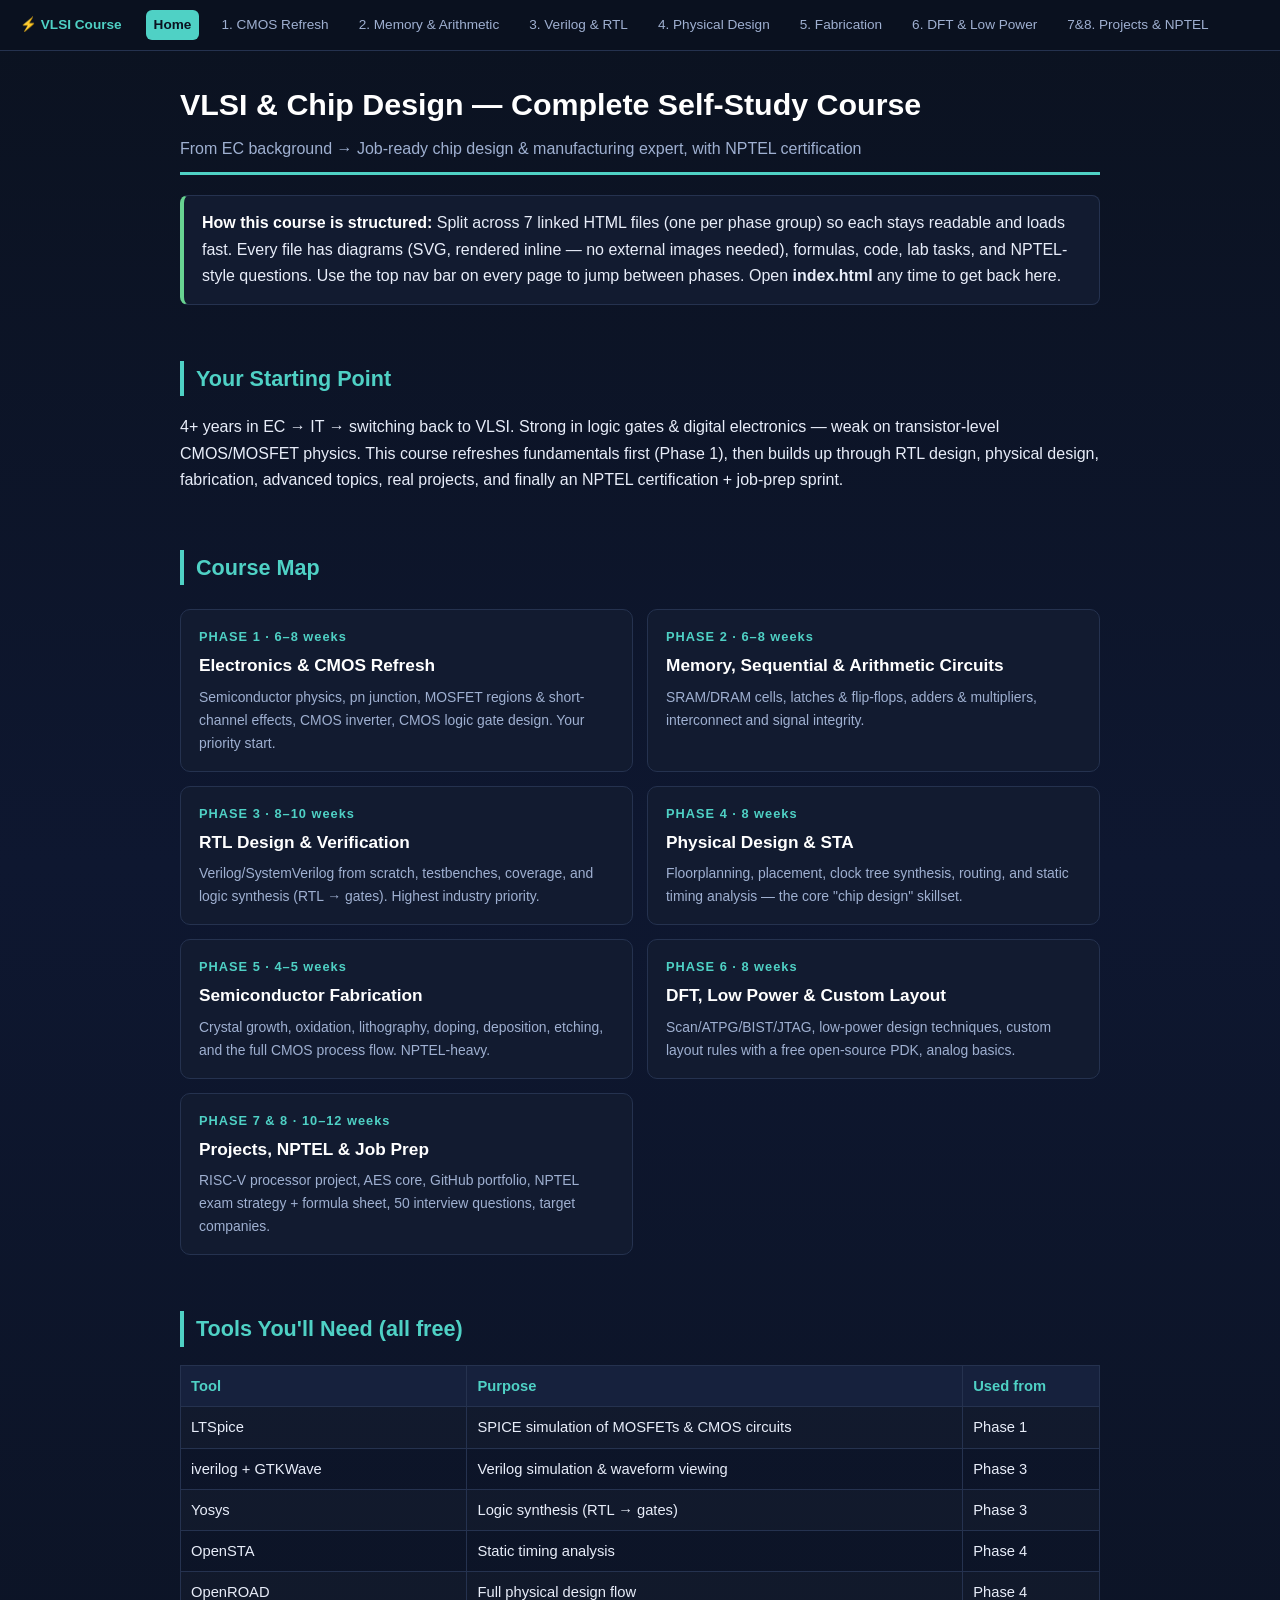
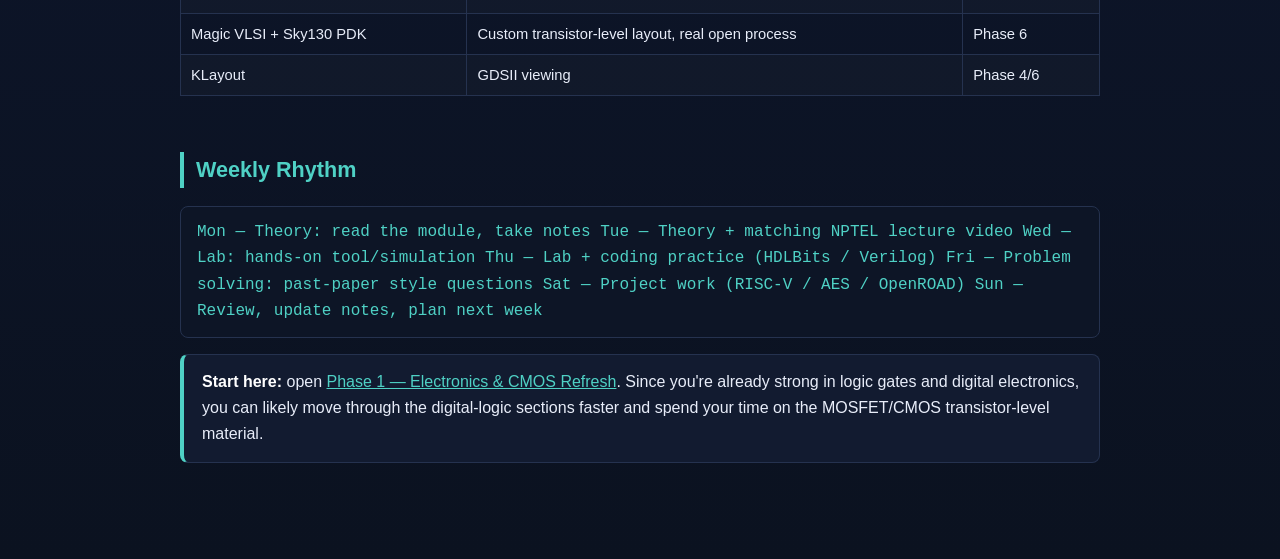
<file: docs/index.html>
<!DOCTYPE html>
<html lang="en">
<head>
<meta charset="UTF-8">
<title>VLSI & Chip Design — Complete Course</title>
<meta name="viewport" content="width=device-width, initial-scale=1.0">
<link rel="stylesheet" href="vlsi_style.css">
</head>
<body>
<div class="topnav">
  <span class="brand">⚡ VLSI Course</span>
  <a href="index.html" class="current">Home</a>
  <a href="vlsi_01_electronics_cmos.html">1. CMOS Refresh</a>
  <a href="vlsi_02_memory_arithmetic.html">2. Memory & Arithmetic</a>
  <a href="vlsi_03_verilog_rtl.html">3. Verilog & RTL</a>
  <a href="vlsi_04_physical_design.html">4. Physical Design</a>
  <a href="vlsi_05_fabrication.html">5. Fabrication</a>
  <a href="vlsi_06_dft_lowpower.html">6. DFT & Low Power</a>
  <a href="vlsi_07_08_projects_nptel.html">7&8. Projects & NPTEL</a>
</div>

<div class="wrap">
  <h1>VLSI & Chip Design — Complete Self-Study Course
    <span class="sub">From EC background → Job-ready chip design & manufacturing expert, with NPTEL certification</span>
  </h1>

  <div class="callout tip">
    <strong>How this course is structured:</strong> Split across 7 linked HTML files (one per phase group) so each stays readable and loads fast. Every file has diagrams (SVG, rendered inline — no external images needed), formulas, code, lab tasks, and NPTEL-style questions. Use the top nav bar on every page to jump between phases. Open <b>index.html</b> any time to get back here.
  </div>

  <h2>Your Starting Point</h2>
  <p>4+ years in EC → IT → switching back to VLSI. Strong in logic gates & digital electronics — weak on transistor-level CMOS/MOSFET physics. This course refreshes fundamentals first (Phase 1), then builds up through RTL design, physical design, fabrication, advanced topics, real projects, and finally an NPTEL certification + job-prep sprint.</p>

  <h2>Course Map</h2>
  <div class="phase-links">

    <a class="phase-card" href="vlsi_01_electronics_cmos.html">
      <div class="num">PHASE 1 · 6–8 weeks</div>
      <h3>Electronics & CMOS Refresh</h3>
      <p>Semiconductor physics, pn junction, MOSFET regions & short-channel effects, CMOS inverter, CMOS logic gate design. Your priority start.</p>
    </a>

    <a class="phase-card" href="vlsi_02_memory_arithmetic.html">
      <div class="num">PHASE 2 · 6–8 weeks</div>
      <h3>Memory, Sequential & Arithmetic Circuits</h3>
      <p>SRAM/DRAM cells, latches & flip-flops, adders & multipliers, interconnect and signal integrity.</p>
    </a>

    <a class="phase-card" href="vlsi_03_verilog_rtl.html">
      <div class="num">PHASE 3 · 8–10 weeks</div>
      <h3>RTL Design & Verification</h3>
      <p>Verilog/SystemVerilog from scratch, testbenches, coverage, and logic synthesis (RTL → gates). Highest industry priority.</p>
    </a>

    <a class="phase-card" href="vlsi_04_physical_design.html">
      <div class="num">PHASE 4 · 8 weeks</div>
      <h3>Physical Design & STA</h3>
      <p>Floorplanning, placement, clock tree synthesis, routing, and static timing analysis — the core "chip design" skillset.</p>
    </a>

    <a class="phase-card" href="vlsi_05_fabrication.html">
      <div class="num">PHASE 5 · 4–5 weeks</div>
      <h3>Semiconductor Fabrication</h3>
      <p>Crystal growth, oxidation, lithography, doping, deposition, etching, and the full CMOS process flow. NPTEL-heavy.</p>
    </a>

    <a class="phase-card" href="vlsi_06_dft_lowpower.html">
      <div class="num">PHASE 6 · 8 weeks</div>
      <h3>DFT, Low Power & Custom Layout</h3>
      <p>Scan/ATPG/BIST/JTAG, low-power design techniques, custom layout rules with a free open-source PDK, analog basics.</p>
    </a>

    <a class="phase-card" href="vlsi_07_08_projects_nptel.html">
      <div class="num">PHASE 7 & 8 · 10–12 weeks</div>
      <h3>Projects, NPTEL & Job Prep</h3>
      <p>RISC-V processor project, AES core, GitHub portfolio, NPTEL exam strategy + formula sheet, 50 interview questions, target companies.</p>
    </a>

  </div>

  <h2>Tools You'll Need (all free)</h2>
  <table>
    <tr><th>Tool</th><th>Purpose</th><th>Used from</th></tr>
    <tr><td>LTSpice</td><td>SPICE simulation of MOSFETs & CMOS circuits</td><td>Phase 1</td></tr>
    <tr><td>iverilog + GTKWave</td><td>Verilog simulation & waveform viewing</td><td>Phase 3</td></tr>
    <tr><td>Yosys</td><td>Logic synthesis (RTL → gates)</td><td>Phase 3</td></tr>
    <tr><td>OpenSTA</td><td>Static timing analysis</td><td>Phase 4</td></tr>
    <tr><td>OpenROAD</td><td>Full physical design flow</td><td>Phase 4</td></tr>
    <tr><td>Magic VLSI + Sky130 PDK</td><td>Custom transistor-level layout, real open process</td><td>Phase 6</td></tr>
    <tr><td>KLayout</td><td>GDSII viewing</td><td>Phase 4/6</td></tr>
  </table>

  <h2>Weekly Rhythm</h2>
  <div class="formula">
Mon  — Theory: read the module, take notes
Tue  — Theory + matching NPTEL lecture video
Wed  — Lab: hands-on tool/simulation
Thu  — Lab + coding practice (HDLBits / Verilog)
Fri  — Problem solving: past-paper style questions
Sat  — Project work (RISC-V / AES / OpenROAD)
Sun  — Review, update notes, plan next week
  </div>

  <div class="callout">
    <strong>Start here:</strong> open <a href="vlsi_01_electronics_cmos.html" style="color:var(--accent)">Phase 1 — Electronics & CMOS Refresh</a>. Since you're already strong in logic gates and digital electronics, you can likely move through the digital-logic sections faster and spend your time on the MOSFET/CMOS transistor-level material.
  </div>

</div>
</body>
</html>
</file>
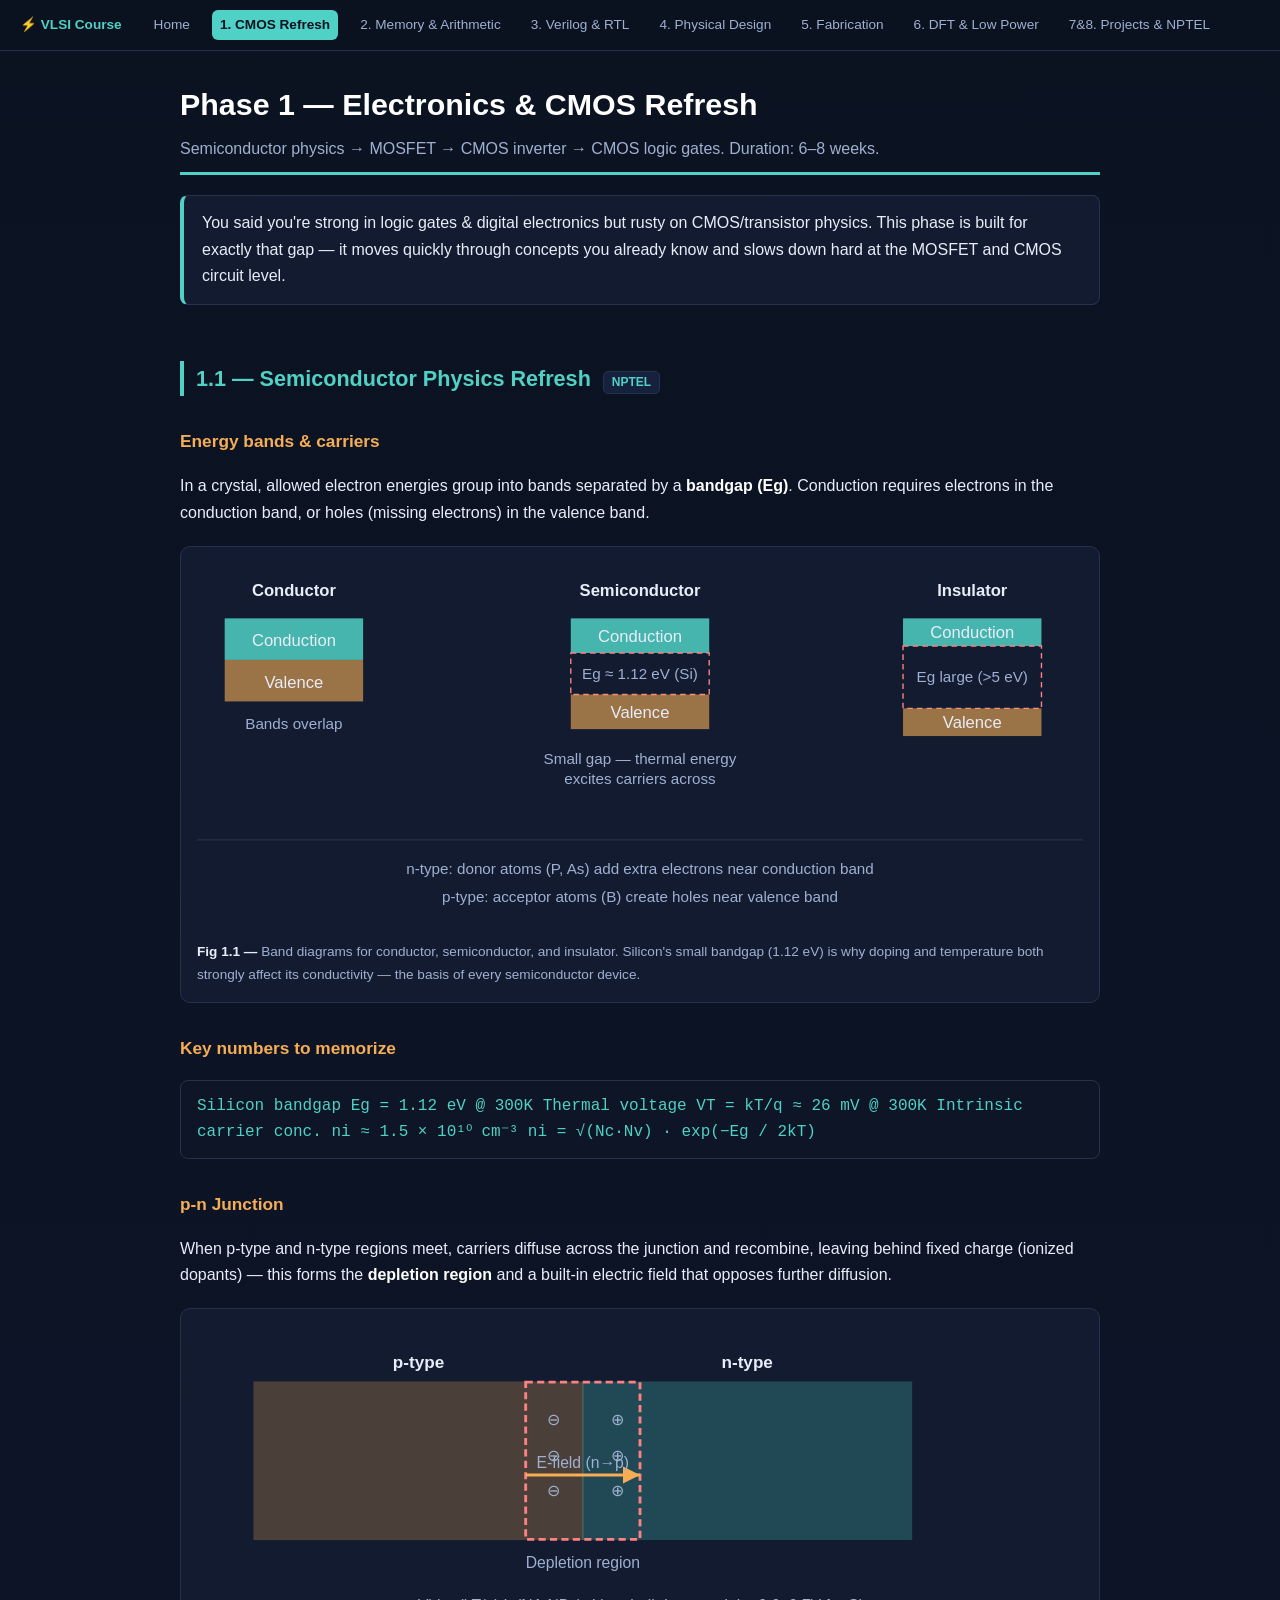
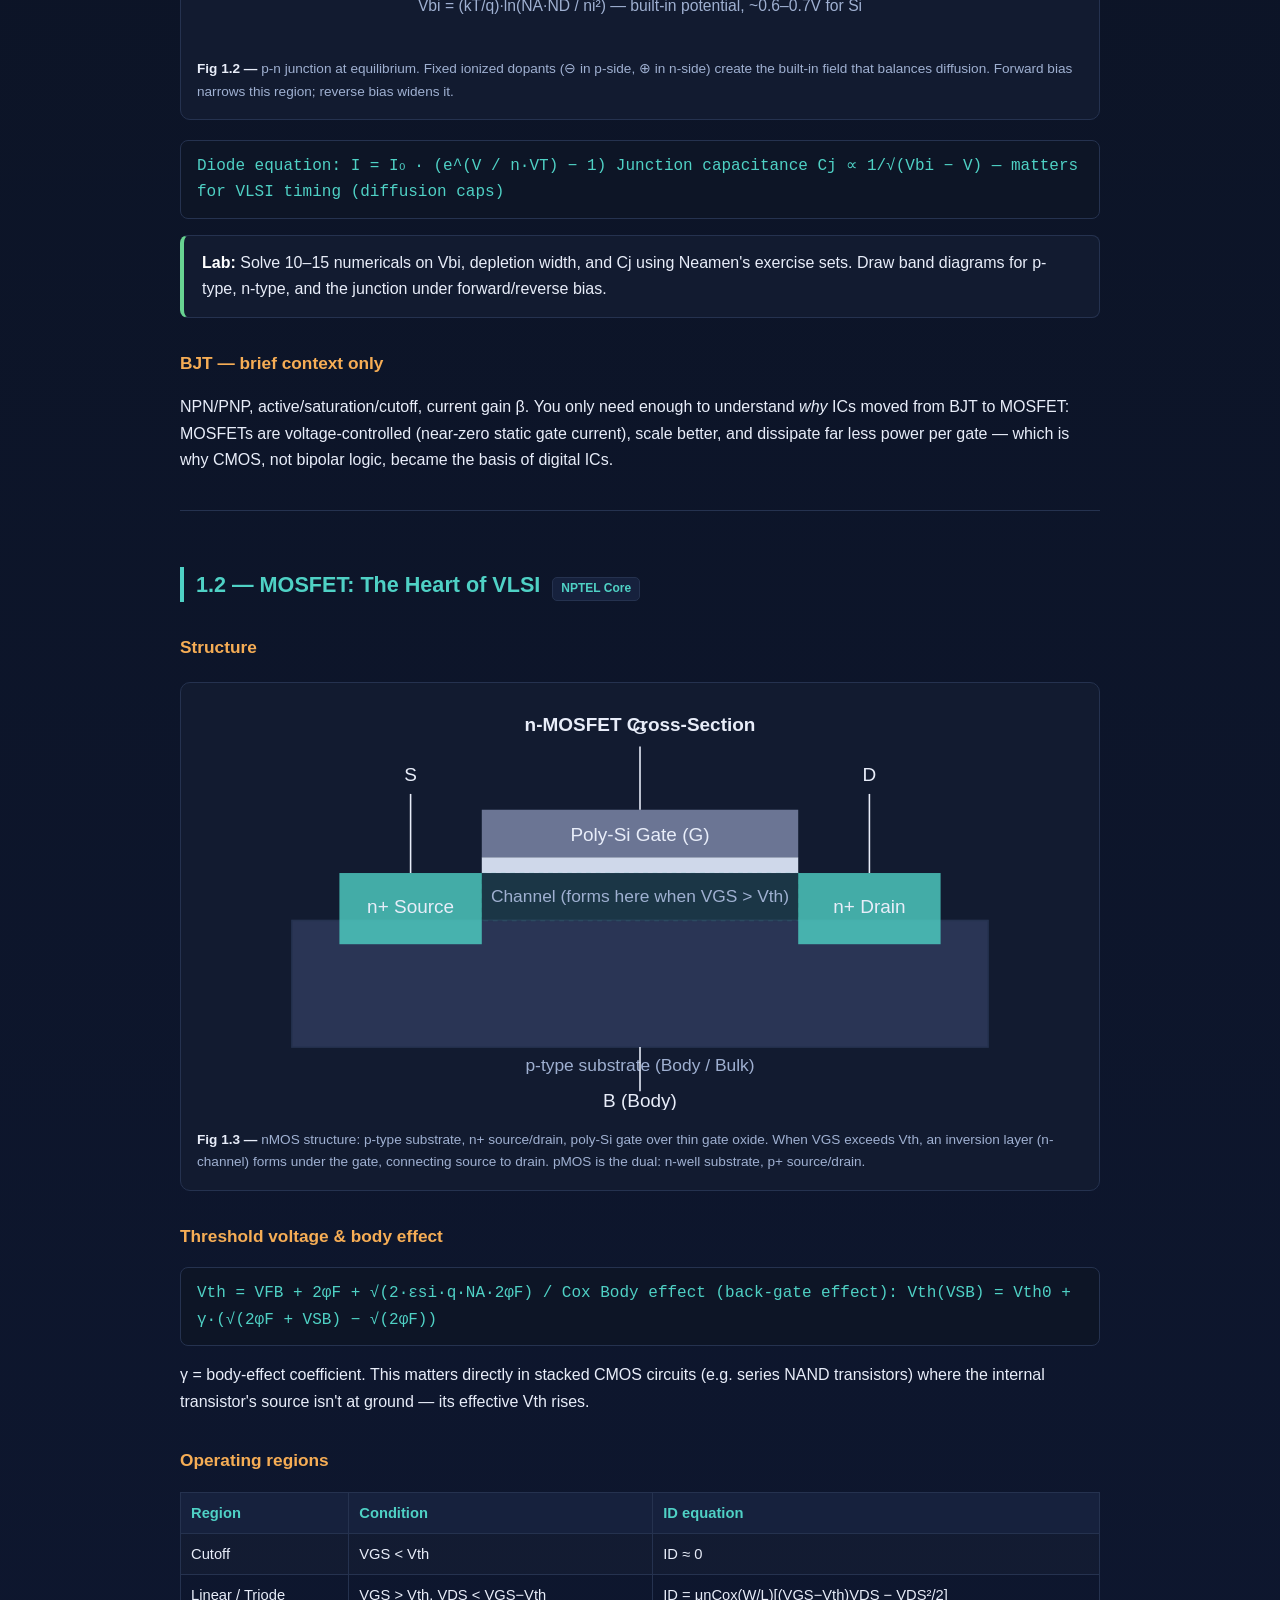
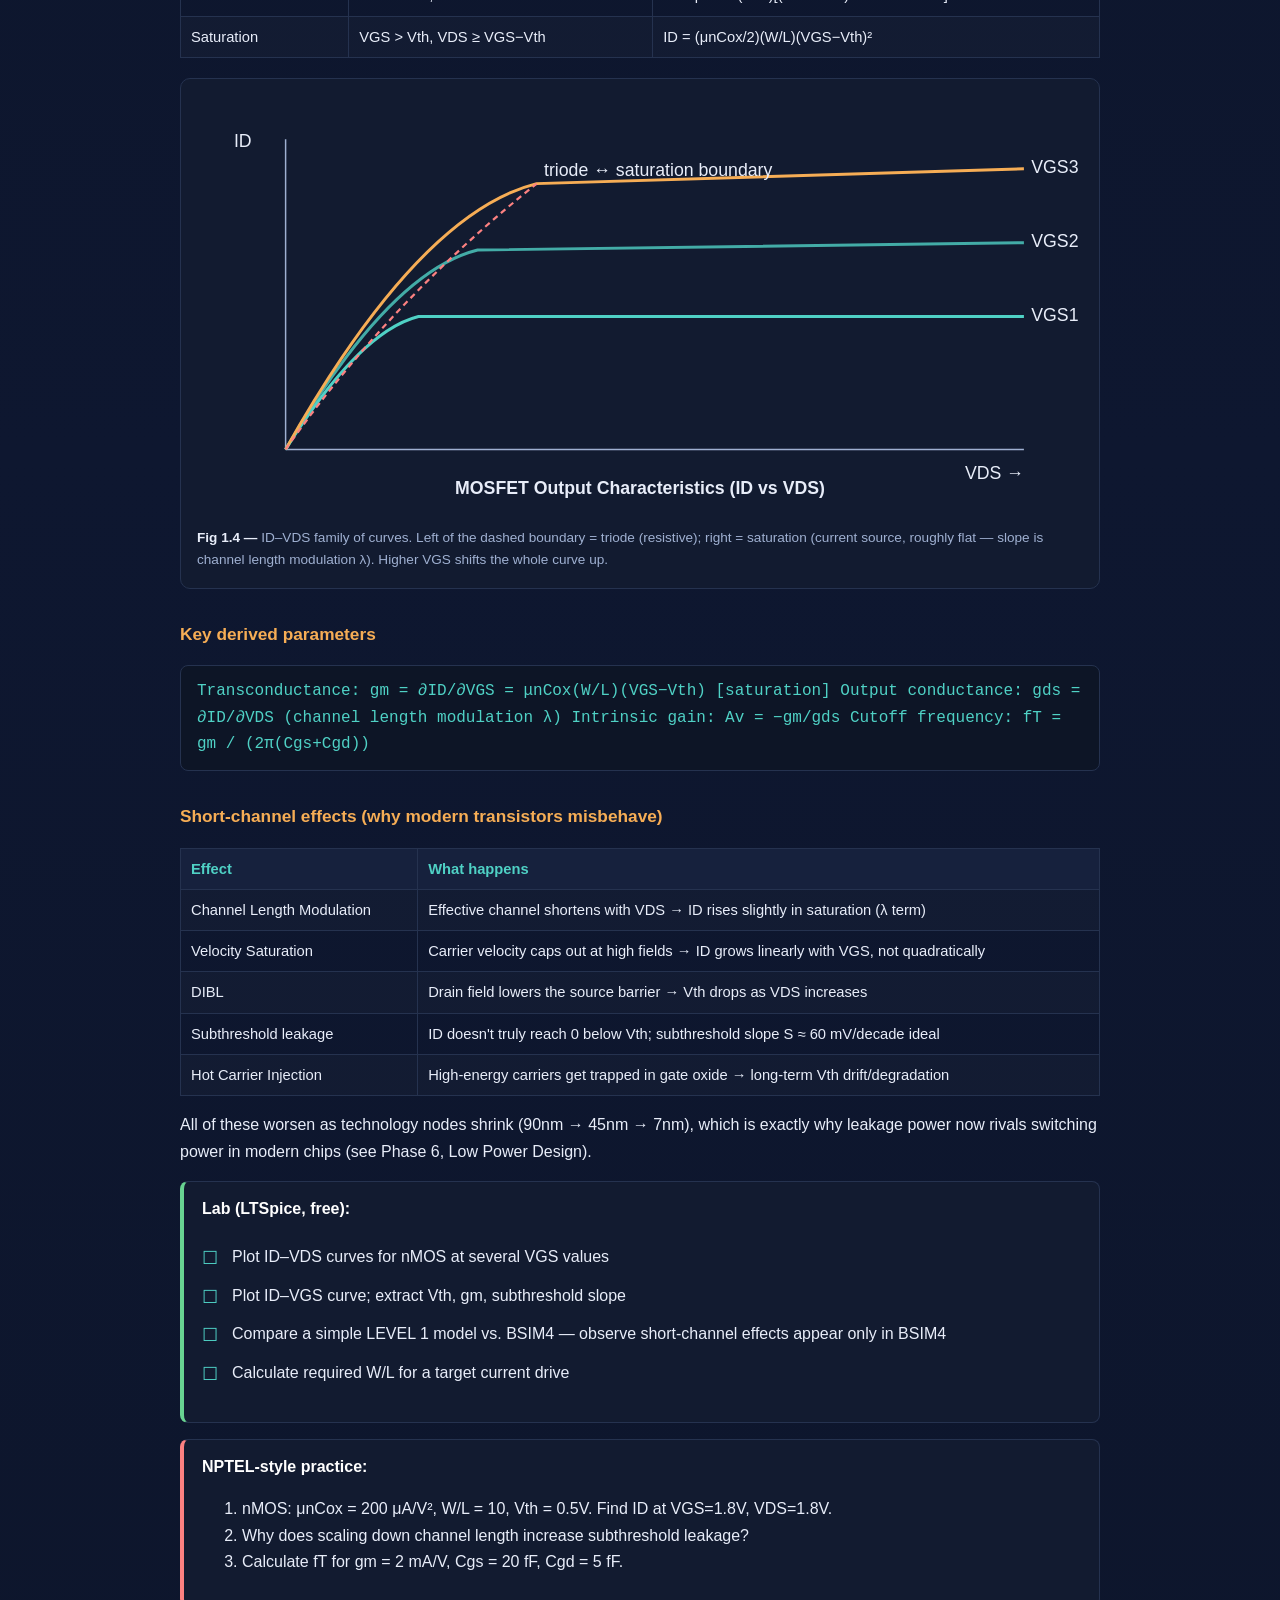
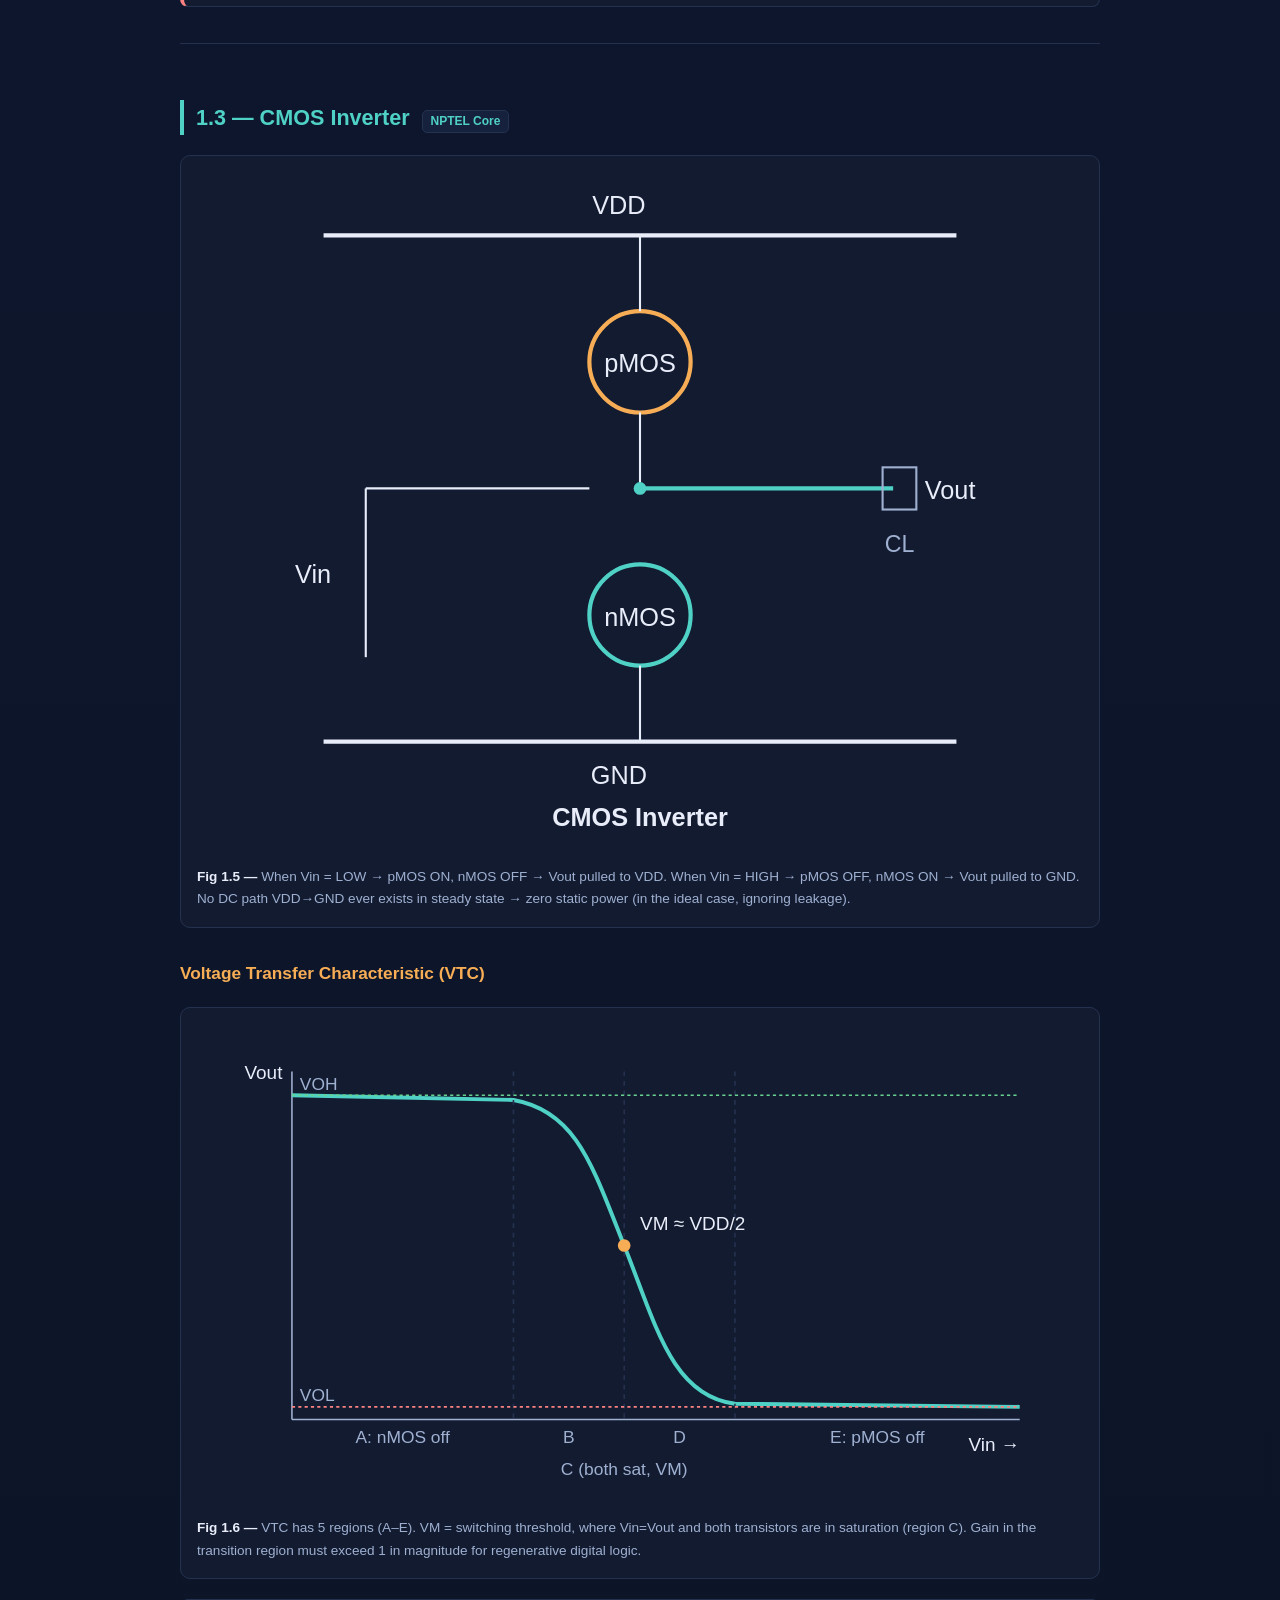
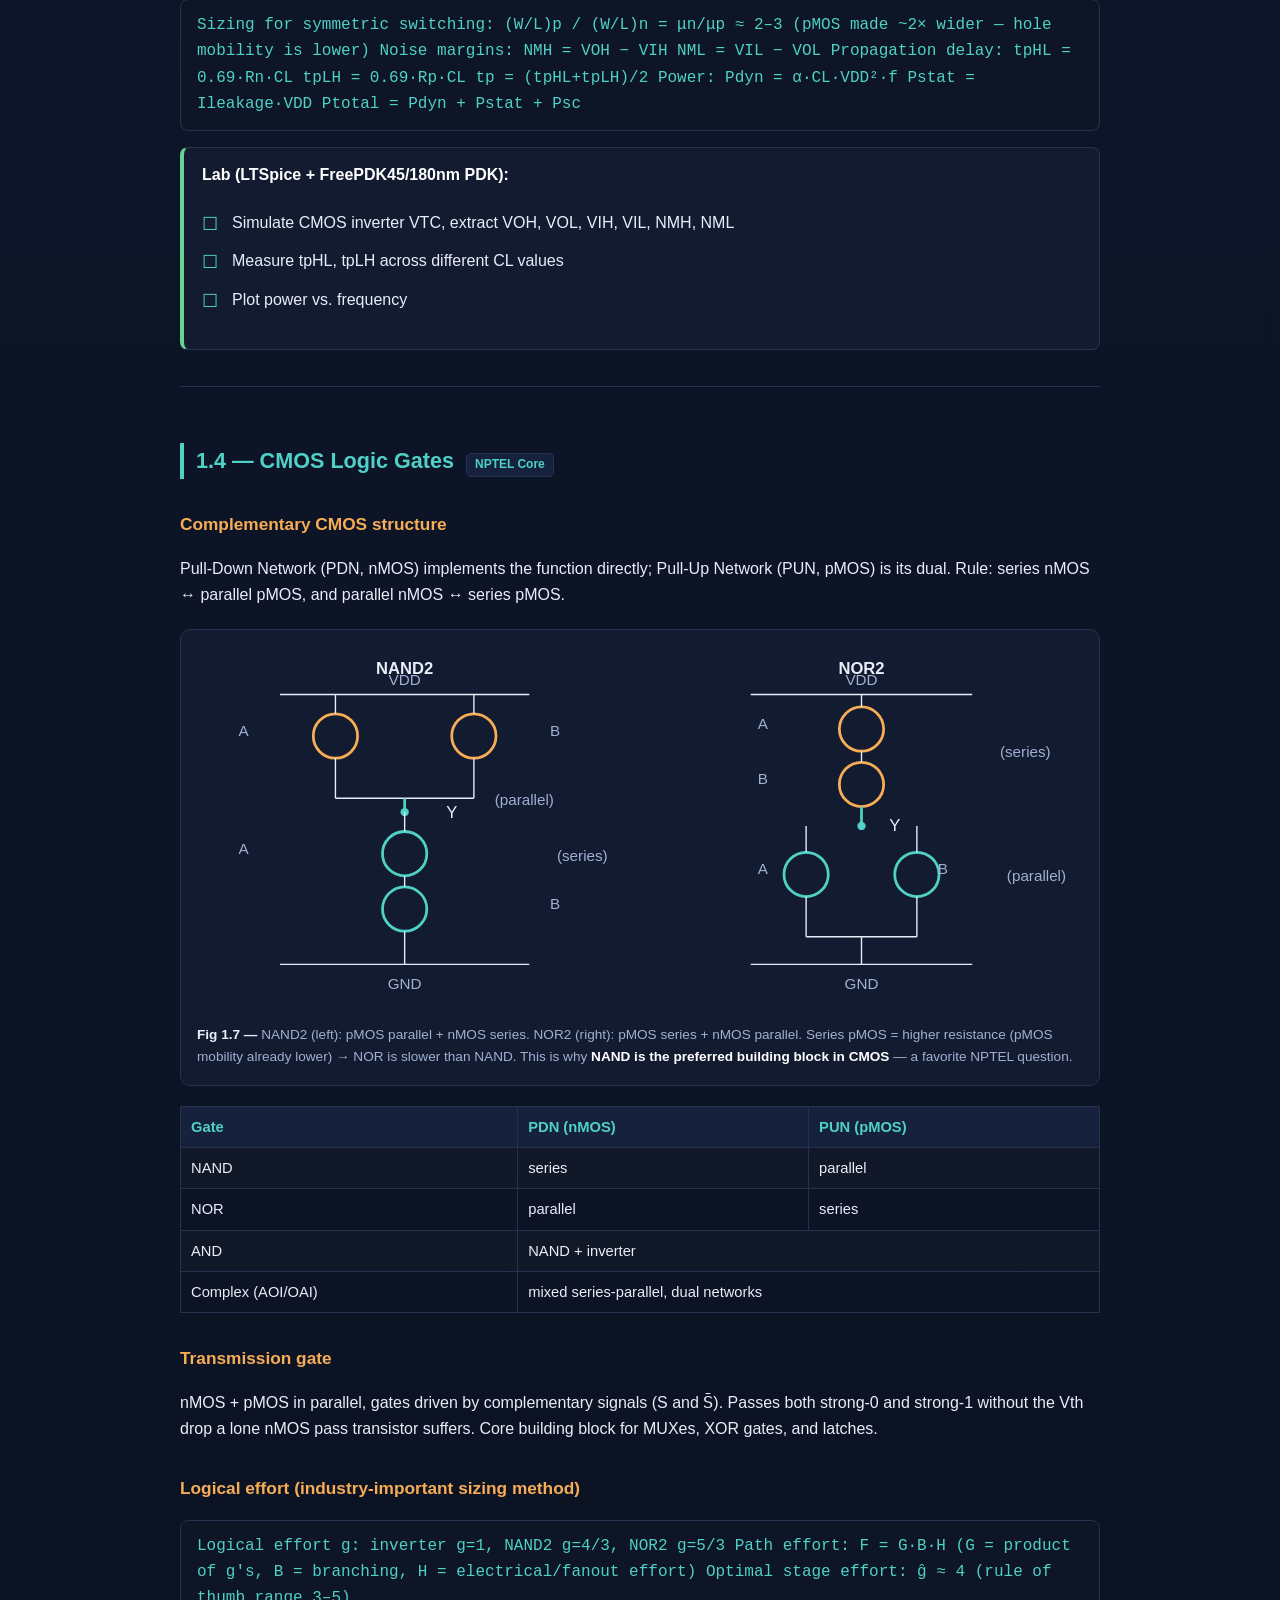
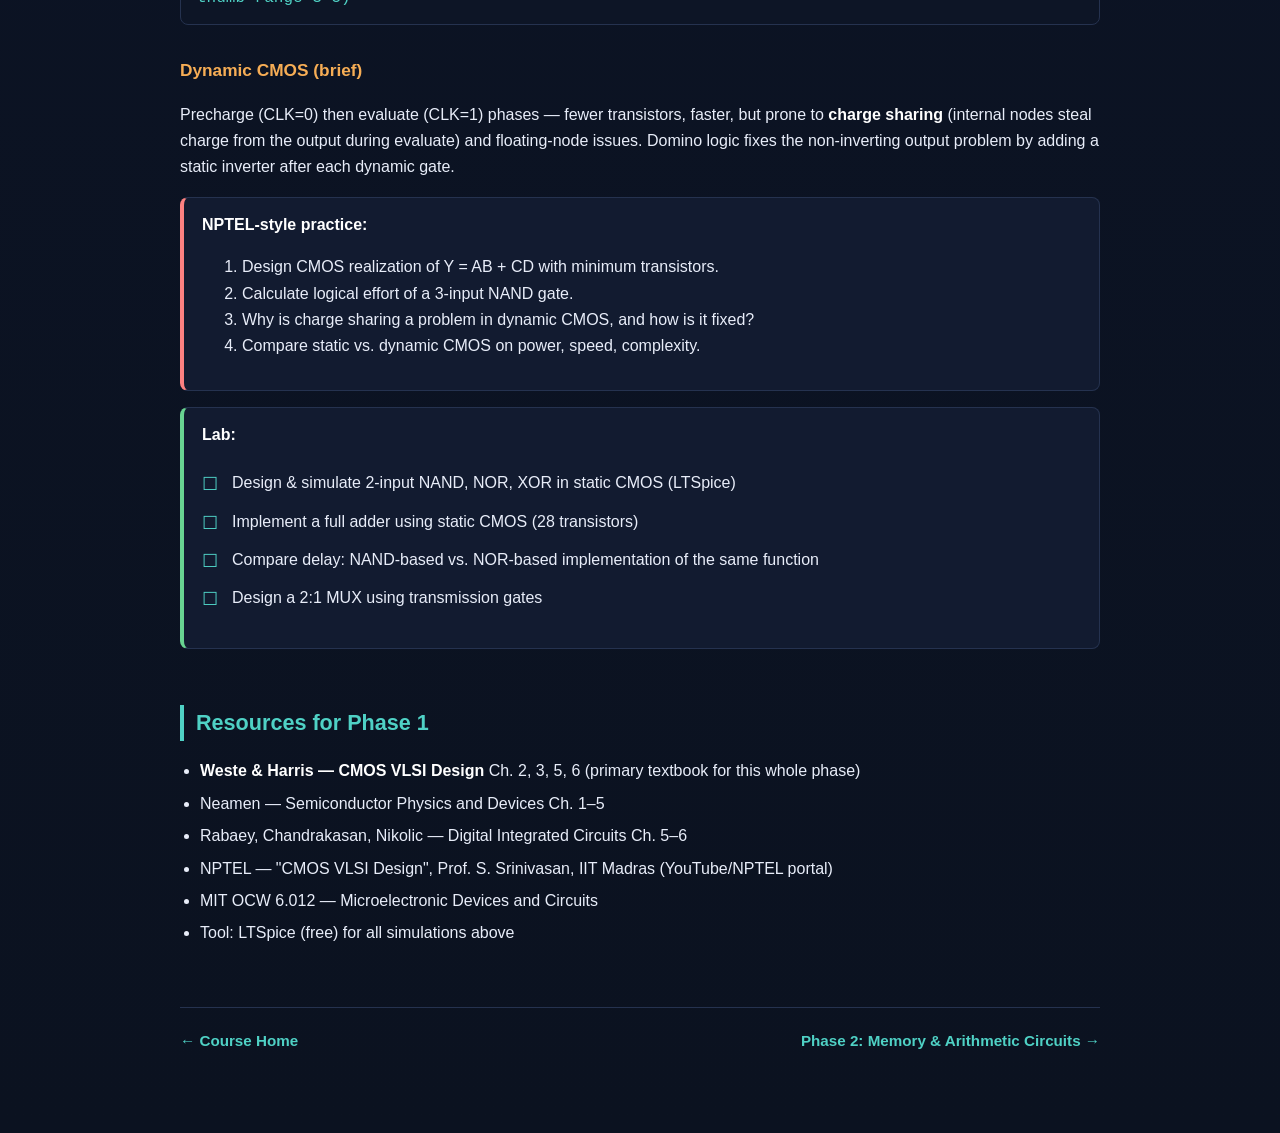
<file: docs/vlsi_01_electronics_cmos.html>
<!DOCTYPE html>
<html lang="en">
<head>
<meta charset="UTF-8">
<title>Phase 1 — Electronics & CMOS Refresh | VLSI Course</title>
<meta name="viewport" content="width=device-width, initial-scale=1.0">
<link rel="stylesheet" href="vlsi_style.css">
</head>
<body>
<div class="topnav">
  <span class="brand">⚡ VLSI Course</span>
  <a href="index.html">Home</a>
  <a href="vlsi_01_electronics_cmos.html" class="current">1. CMOS Refresh</a>
  <a href="vlsi_02_memory_arithmetic.html">2. Memory & Arithmetic</a>
  <a href="vlsi_03_verilog_rtl.html">3. Verilog & RTL</a>
  <a href="vlsi_04_physical_design.html">4. Physical Design</a>
  <a href="vlsi_05_fabrication.html">5. Fabrication</a>
  <a href="vlsi_06_dft_lowpower.html">6. DFT & Low Power</a>
  <a href="vlsi_07_08_projects_nptel.html">7&8. Projects & NPTEL</a>
</div>

<div class="wrap">
<h1>Phase 1 — Electronics & CMOS Refresh
  <span class="sub">Semiconductor physics → MOSFET → CMOS inverter → CMOS logic gates. Duration: 6–8 weeks.</span>
</h1>

<div class="callout">You said you're strong in logic gates & digital electronics but rusty on CMOS/transistor physics. This phase is built for exactly that gap — it moves quickly through concepts you already know and slows down hard at the MOSFET and CMOS circuit level.</div>

<h2>1.1 — Semiconductor Physics Refresh <em class="tag badge-nptel">NPTEL</em></h2>

<h3>Energy bands & carriers</h3>
<p>In a crystal, allowed electron energies group into bands separated by a <strong>bandgap (Eg)</strong>. Conduction requires electrons in the conduction band, or holes (missing electrons) in the valence band.</p>

<div class="figure">
<svg viewBox="0 0 640 260" xmlns="http://www.w3.org/2000/svg">
  <style>
    .lbl{font-family:Segoe UI,sans-serif;font-size:13px;fill:var(--text);}
    .lbl-m{font-family:Segoe UI,sans-serif;font-size:12px;fill:var(--muted);}
  </style>
  <!-- Conductor -->
  <text x="70" y="24" class="lbl" text-anchor="middle" font-weight="700">Conductor</text>
  <rect x="20" y="40" width="100" height="30" fill="var(--accent)" opacity="0.85"/>
  <text x="70" y="60" class="lbl" text-anchor="middle" fill="#0b1220">Conduction</text>
  <rect x="20" y="70" width="100" height="30" fill="var(--accent2)" opacity="0.6"/>
  <text x="70" y="90" class="lbl" text-anchor="middle" fill="#0b1220">Valence</text>
  <text x="70" y="120" class="lbl-m" text-anchor="middle">Bands overlap</text>

  <!-- Semiconductor -->
  <text x="320" y="24" class="lbl" text-anchor="middle" font-weight="700">Semiconductor</text>
  <rect x="270" y="40" width="100" height="25" fill="var(--accent)" opacity="0.85"/>
  <text x="320" y="57" class="lbl" text-anchor="middle" fill="#0b1220">Conduction</text>
  <rect x="270" y="65" width="100" height="30" fill="none" stroke="var(--accent3)" stroke-dasharray="4 3"/>
  <text x="320" y="84" class="lbl-m" text-anchor="middle">Eg ≈ 1.12 eV (Si)</text>
  <rect x="270" y="95" width="100" height="25" fill="var(--accent2)" opacity="0.6"/>
  <text x="320" y="112" class="lbl" text-anchor="middle" fill="#0b1220">Valence</text>
  <text x="320" y="145" class="lbl-m" text-anchor="middle">Small gap — thermal energy</text>
  <text x="320" y="160" class="lbl-m" text-anchor="middle">excites carriers across</text>

  <!-- Insulator -->
  <text x="560" y="24" class="lbl" text-anchor="middle" font-weight="700">Insulator</text>
  <rect x="510" y="40" width="100" height="20" fill="var(--accent)" opacity="0.85"/>
  <text x="560" y="54" class="lbl" text-anchor="middle" fill="#0b1220" font-size="11">Conduction</text>
  <rect x="510" y="60" width="100" height="45" fill="none" stroke="var(--accent3)" stroke-dasharray="4 3"/>
  <text x="560" y="86" class="lbl-m" text-anchor="middle">Eg large (&gt;5 eV)</text>
  <rect x="510" y="105" width="100" height="20" fill="var(--accent2)" opacity="0.6"/>
  <text x="560" y="119" class="lbl" text-anchor="middle" fill="#0b1220" font-size="11">Valence</text>

  <line x1="0" y1="200" x2="640" y2="200" stroke="var(--border)"/>
  <text x="320" y="225" class="lbl-m" text-anchor="middle">n-type: donor atoms (P, As) add extra electrons near conduction band</text>
  <text x="320" y="245" class="lbl-m" text-anchor="middle">p-type: acceptor atoms (B) create holes near valence band</text>
</svg>
<div class="caption"><b>Fig 1.1 —</b> Band diagrams for conductor, semiconductor, and insulator. Silicon's small bandgap (1.12 eV) is why doping and temperature both strongly affect its conductivity — the basis of every semiconductor device.</div>
</div>

<h3>Key numbers to memorize</h3>
<div class="formula">
Silicon bandgap Eg = 1.12 eV @ 300K
Thermal voltage  VT = kT/q ≈ 26 mV @ 300K
Intrinsic carrier conc. ni ≈ 1.5 × 10¹⁰ cm⁻³
ni = √(Nc·Nv) · exp(−Eg / 2kT)
</div>

<h3>p-n Junction</h3>
<p>When p-type and n-type regions meet, carriers diffuse across the junction and recombine, leaving behind fixed charge (ionized dopants) — this forms the <strong>depletion region</strong> and a built-in electric field that opposes further diffusion.</p>

<div class="figure">
<svg viewBox="0 0 620 220" xmlns="http://www.w3.org/2000/svg">
  <style>.lbl{font-family:Segoe UI,sans-serif;font-size:13px;fill:var(--text);} .lbl-m{font-family:Segoe UI,sans-serif;font-size:11px;fill:var(--muted);}</style>
  <rect x="40" y="40" width="230" height="110" fill="var(--pmos)" opacity="0.25" stroke="var(--pmos)"/>
  <text x="155" y="30" class="lbl" text-anchor="middle" font-weight="700">p-type</text>
  <rect x="270" y="40" width="230" height="110" fill="var(--nmos)" opacity="0.25" stroke="var(--nmos)"/>
  <text x="385" y="30" class="lbl" text-anchor="middle" font-weight="700">n-type</text>

  <!-- depletion region -->
  <rect x="230" y="40" width="80" height="110" fill="none" stroke="var(--accent3)" stroke-width="2" stroke-dasharray="5 3"/>
  <text x="270" y="170" class="lbl-m" text-anchor="middle" fill="var(--accent3)">Depletion region</text>

  <!-- ions -->
  <text x="245" y="70" class="lbl-m" fill="var(--pmos)">⊖</text>
  <text x="245" y="95" class="lbl-m" fill="var(--pmos)">⊖</text>
  <text x="245" y="120" class="lbl-m" fill="var(--pmos)">⊖</text>
  <text x="290" y="70" class="lbl-m" fill="var(--nmos)">⊕</text>
  <text x="290" y="95" class="lbl-m" fill="var(--nmos)">⊕</text>
  <text x="290" y="120" class="lbl-m" fill="var(--nmos)">⊕</text>

  <!-- E field arrow -->
  <line x1="230" y1="105" x2="310" y2="105" stroke="var(--accent2)" stroke-width="2" marker-end="url(#arrow1)"/>
  <text x="270" y="100" class="lbl-m" text-anchor="middle" fill="var(--accent2)">E-field (n→p)</text>
  <defs>
    <marker id="arrow1" markerWidth="8" markerHeight="8" refX="6" refY="3" orient="auto"><path d="M0,0 L6,3 L0,6 z" fill="var(--accent2)"/></marker>
  </defs>

  <text x="310" y="200" class="lbl-m" text-anchor="middle">Vbi = (kT/q)·ln(NA·ND / ni²)   — built-in potential, ~0.6–0.7V for Si</text>
</svg>
<div class="caption"><b>Fig 1.2 —</b> p-n junction at equilibrium. Fixed ionized dopants (⊖ in p-side, ⊕ in n-side) create the built-in field that balances diffusion. Forward bias narrows this region; reverse bias widens it.</div>
</div>

<div class="formula">
Diode equation:  I = I₀ · (e^(V / n·VT) − 1)
Junction capacitance Cj ∝ 1/√(Vbi − V)   — matters for VLSI timing (diffusion caps)
</div>

<div class="callout tip"><strong>Lab:</strong> Solve 10–15 numericals on Vbi, depletion width, and Cj using Neamen's exercise sets. Draw band diagrams for p-type, n-type, and the junction under forward/reverse bias.</div>

<h3>BJT — brief context only</h3>
<p>NPN/PNP, active/saturation/cutoff, current gain β. You only need enough to understand <em>why</em> ICs moved from BJT to MOSFET: MOSFETs are voltage-controlled (near-zero static gate current), scale better, and dissipate far less power per gate — which is why CMOS, not bipolar logic, became the basis of digital ICs.</p>

<hr>

<h2>1.2 — MOSFET: The Heart of VLSI <em class="tag badge-nptel">NPTEL Core</em></h2>

<h3>Structure</h3>
<div class="figure">
<svg viewBox="0 0 560 260" xmlns="http://www.w3.org/2000/svg">
  <style>.lbl{font-family:Segoe UI,sans-serif;font-size:13px;fill:var(--text);} .lbl-m{font-family:Segoe UI,sans-serif;font-size:11px;fill:var(--muted);}</style>
  <!-- substrate -->
  <rect x="60" y="140" width="440" height="80" fill="#2a3555" stroke="var(--border)"/>
  <text x="280" y="235" class="lbl-m" text-anchor="middle">p-type substrate (Body / Bulk)</text>

  <!-- source/drain n+ -->
  <rect x="90" y="110" width="90" height="45" fill="var(--nmos)" opacity="0.8"/>
  <text x="135" y="135" class="lbl" text-anchor="middle" fill="#0b1220">n+ Source</text>
  <rect x="380" y="110" width="90" height="45" fill="var(--nmos)" opacity="0.8"/>
  <text x="425" y="135" class="lbl" text-anchor="middle" fill="#0b1220">n+ Drain</text>

  <!-- gate oxide + poly -->
  <rect x="180" y="100" width="200" height="10" fill="#cfd8ea"/>
  <text x="280" y="95" class="lbl-m" text-anchor="middle">Gate oxide (SiO₂ / high-k)</text>
  <rect x="180" y="70" width="200" height="30" fill="#6b7594"/>
  <text x="280" y="90" class="lbl" text-anchor="middle" fill="#fff">Poly-Si Gate (G)</text>

  <!-- terminals -->
  <line x1="280" y1="30" x2="280" y2="70" stroke="var(--text)"/>
  <text x="280" y="22" class="lbl" text-anchor="middle">G</text>

  <line x1="135" y1="60" x2="135" y2="110" stroke="var(--text)"/>
  <text x="135" y="52" class="lbl" text-anchor="middle">S</text>

  <line x1="425" y1="60" x2="425" y2="110" stroke="var(--text)"/>
  <text x="425" y="52" class="lbl" text-anchor="middle">D</text>

  <line x1="280" y1="220" x2="280" y2="248" stroke="var(--text)"/>
  <text x="280" y="258" class="lbl" text-anchor="middle">B (Body)</text>

  <!-- channel region -->
  <rect x="180" y="110" width="200" height="30" fill="var(--nmos)" opacity="0.15" stroke="var(--nmos)" stroke-dasharray="3 3"/>
  <text x="280" y="128" class="lbl-m" text-anchor="middle" fill="var(--nmos)">Channel (forms here when VGS &gt; Vth)</text>

  <text x="280" y="20" class="lbl" text-anchor="middle" font-weight="700" fill="var(--accent)" font-size="15">n-MOSFET Cross-Section</text>
</svg>
<div class="caption"><b>Fig 1.3 —</b> nMOS structure: p-type substrate, n+ source/drain, poly-Si gate over thin gate oxide. When VGS exceeds Vth, an inversion layer (n-channel) forms under the gate, connecting source to drain. pMOS is the dual: n-well substrate, p+ source/drain.</div>
</div>

<h3>Threshold voltage & body effect</h3>
<div class="formula">
Vth = VFB + 2φF + √(2·εsi·q·NA·2φF) / Cox

Body effect (back-gate effect):
Vth(VSB) = Vth0 + γ·(√(2φF + VSB) − √(2φF))
</div>
<p>γ = body-effect coefficient. This matters directly in stacked CMOS circuits (e.g. series NAND transistors) where the internal transistor's source isn't at ground — its effective Vth rises.</p>

<h3>Operating regions</h3>
<table>
<tr><th>Region</th><th>Condition</th><th>ID equation</th></tr>
<tr><td>Cutoff</td><td>VGS &lt; Vth</td><td>ID ≈ 0</td></tr>
<tr><td>Linear / Triode</td><td>VGS &gt; Vth, VDS &lt; VGS−Vth</td><td>ID = μnCox(W/L)[(VGS−Vth)VDS − VDS²/2]</td></tr>
<tr><td>Saturation</td><td>VGS &gt; Vth, VDS ≥ VGS−Vth</td><td>ID = (μnCox/2)(W/L)(VGS−Vth)²</td></tr>
</table>

<div class="figure">
<svg viewBox="0 0 600 280" xmlns="http://www.w3.org/2000/svg">
  <style>.lbl{font-family:Segoe UI,sans-serif;font-size:12px;fill:var(--text);} .ax{stroke:var(--muted);stroke-width:1;}</style>
  <!-- axes -->
  <line x1="60" y1="240" x2="560" y2="240" class="ax"/>
  <line x1="60" y1="240" x2="60" y2="30" class="ax"/>
  <text x="560" y="260" class="lbl" text-anchor="end">VDS →</text>
  <text x="25" y="35" class="lbl">ID</text>

  <!-- curves for increasing VGS -->
  <!-- curve 1 -->
  <path d="M 60 240 Q 110 160 150 150 L 560 150" fill="none" stroke="var(--nmos)" stroke-width="2"/>
  <!-- curve 2 -->
  <path d="M 60 240 Q 130 120 190 105 L 560 100" fill="none" stroke="var(--accent)" stroke-width="2" opacity="0.8"/>
  <!-- curve 3 -->
  <path d="M 60 240 Q 150 80 230 60 L 560 50" fill="none" stroke="var(--accent2)" stroke-width="2"/>

  <!-- saturation boundary (dashed) -->
  <path d="M 60 240 Q 130 140 230 60" fill="none" stroke="var(--accent3)" stroke-dasharray="4 3" stroke-width="1.5"/>
  <text x="235" y="55" class="lbl" fill="var(--accent3)">triode ↔ saturation boundary</text>

  <text x="565" y="153" class="lbl" fill="var(--nmos)">VGS1</text>
  <text x="565" y="103" class="lbl" fill="var(--accent)">VGS2 &gt; VGS1</text>
  <text x="565" y="53" class="lbl" fill="var(--accent2)">VGS3 &gt; VGS2</text>

  <text x="300" y="270" class="lbl" text-anchor="middle" font-weight="700">MOSFET Output Characteristics (ID vs VDS)</text>
</svg>
<div class="caption"><b>Fig 1.4 —</b> ID–VDS family of curves. Left of the dashed boundary = triode (resistive); right = saturation (current source, roughly flat — slope is channel length modulation λ). Higher VGS shifts the whole curve up.</div>
</div>

<h3>Key derived parameters</h3>
<div class="formula">
Transconductance:  gm = ∂ID/∂VGS = μnCox(W/L)(VGS−Vth)      [saturation]
Output conductance: gds = ∂ID/∂VDS  (channel length modulation λ)
Intrinsic gain:     Av = −gm/gds
Cutoff frequency:   fT = gm / (2π(Cgs+Cgd))
</div>

<h3>Short-channel effects (why modern transistors misbehave)</h3>
<table>
<tr><th>Effect</th><th>What happens</th></tr>
<tr><td>Channel Length Modulation</td><td>Effective channel shortens with VDS → ID rises slightly in saturation (λ term)</td></tr>
<tr><td>Velocity Saturation</td><td>Carrier velocity caps out at high fields → ID grows linearly with VGS, not quadratically</td></tr>
<tr><td>DIBL</td><td>Drain field lowers the source barrier → Vth drops as VDS increases</td></tr>
<tr><td>Subthreshold leakage</td><td>ID doesn't truly reach 0 below Vth; subthreshold slope S ≈ 60 mV/decade ideal</td></tr>
<tr><td>Hot Carrier Injection</td><td>High-energy carriers get trapped in gate oxide → long-term Vth drift/degradation</td></tr>
</table>
<p>All of these worsen as technology nodes shrink (90nm → 45nm → 7nm), which is exactly why leakage power now rivals switching power in modern chips (see Phase 6, Low Power Design).</p>

<div class="callout tip">
<strong>Lab (LTSpice, free):</strong>
<ul class="checklist">
<li>Plot ID–VDS curves for nMOS at several VGS values</li>
<li>Plot ID–VGS curve; extract Vth, gm, subthreshold slope</li>
<li>Compare a simple LEVEL 1 model vs. BSIM4 — observe short-channel effects appear only in BSIM4</li>
<li>Calculate required W/L for a target current drive</li>
</ul>
</div>

<div class="callout warn"><strong>NPTEL-style practice:</strong>
<ol>
<li>nMOS: μnCox = 200 μA/V², W/L = 10, Vth = 0.5V. Find ID at VGS=1.8V, VDS=1.8V.</li>
<li>Why does scaling down channel length increase subthreshold leakage?</li>
<li>Calculate fT for gm = 2 mA/V, Cgs = 20 fF, Cgd = 5 fF.</li>
</ol>
</div>

<hr>

<h2>1.3 — CMOS Inverter <em class="tag badge-nptel">NPTEL Core</em></h2>

<div class="figure">
<svg viewBox="0 0 420 320" xmlns="http://www.w3.org/2000/svg">
  <style>.lbl{font-family:Segoe UI,sans-serif;font-size:13px;fill:var(--text);} .lbl-m{font-family:Segoe UI,sans-serif;font-size:11px;fill:var(--muted);}</style>
  <!-- VDD rail -->
  <line x1="60" y1="30" x2="360" y2="30" stroke="var(--text)" stroke-width="2"/>
  <text x="200" y="20" class="lbl" text-anchor="middle">VDD</text>

  <!-- pMOS -->
  <circle cx="210" cy="90" r="24" fill="none" stroke="var(--pmos)" stroke-width="2"/>
  <text x="210" y="95" class="lbl" text-anchor="middle" fill="var(--pmos)">pMOS</text>
  <line x1="210" y1="30" x2="210" y2="66" stroke="var(--text)"/>
  <line x1="210" y1="114" x2="210" y2="150" stroke="var(--text)"/>

  <!-- gate input -->
  <line x1="80" y1="150" x2="186" y2="150" stroke="var(--text)"/>
  <line x1="80" y1="150" x2="80" y2="230" stroke="var(--text)"/>
  <text x="55" y="195" class="lbl" text-anchor="middle">Vin</text>

  <!-- output node -->
  <circle cx="210" cy="150" r="3" fill="var(--accent)"/>
  <line x1="210" y1="150" x2="330" y2="150" stroke="var(--accent)" stroke-width="2"/>
  <text x="345" y="155" class="lbl" fill="var(--accent)">Vout</text>
  <rect x="325" y="140" width="16" height="20" fill="none" stroke="var(--muted)"/>
  <text x="333" y="180" class="lbl-m" text-anchor="middle">CL</text>

  <!-- nMOS -->
  <circle cx="210" cy="210" r="24" fill="none" stroke="var(--nmos)" stroke-width="2"/>
  <text x="210" y="215" class="lbl" text-anchor="middle" fill="var(--nmos)">nMOS</text>
  <line x1="210" y1="234" x2="210" y2="270" stroke="var(--text)"/>

  <!-- GND rail -->
  <line x1="60" y1="270" x2="360" y2="270" stroke="var(--text)" stroke-width="2"/>
  <text x="200" y="290" class="lbl" text-anchor="middle">GND</text>

  <text x="210" y="310" class="lbl" text-anchor="middle" font-weight="700">CMOS Inverter</text>
</svg>
<div class="caption"><b>Fig 1.5 —</b> When Vin = LOW → pMOS ON, nMOS OFF → Vout pulled to VDD. When Vin = HIGH → pMOS OFF, nMOS ON → Vout pulled to GND. No DC path VDD→GND ever exists in steady state → zero static power (in the ideal case, ignoring leakage).</div>
</div>

<h3>Voltage Transfer Characteristic (VTC)</h3>
<div class="figure">
<svg viewBox="0 0 560 300" xmlns="http://www.w3.org/2000/svg">
  <style>.lbl{font-family:Segoe UI,sans-serif;font-size:12px;fill:var(--text);} .lbl-m{font-family:Segoe UI,sans-serif;font-size:10px;fill:var(--muted);} .ax{stroke:var(--muted);}</style>
  <line x1="60" y1="250" x2="520" y2="250" class="ax"/>
  <line x1="60" y1="250" x2="60" y2="30" class="ax"/>
  <text x="520" y="270" class="lbl" text-anchor="end">Vin →</text>
  <text x="30" y="35" class="lbl">Vout</text>

  <!-- VTC curve -->
  <path d="M 60 45 L 200 48 C 240 55, 250 90, 270 140 C 290 190, 300 235, 340 240 L 520 242"
        fill="none" stroke="var(--accent)" stroke-width="2.5"/>

  <!-- region markers -->
  <line x1="200" y1="30" x2="200" y2="250" stroke="var(--border)" stroke-dasharray="3 3"/>
  <line x1="270" y1="30" x2="270" y2="250" stroke="var(--border)" stroke-dasharray="3 3"/>
  <line x1="340" y1="30" x2="340" y2="250" stroke="var(--border)" stroke-dasharray="3 3"/>

  <text x="130" y="265" class="lbl-m" text-anchor="middle">A: nMOS off</text>
  <text x="235" y="265" class="lbl-m" text-anchor="middle">B</text>
  <text x="270" y="285" class="lbl-m" text-anchor="middle">C (both sat, VM)</text>
  <text x="305" y="265" class="lbl-m" text-anchor="middle">D</text>
  <text x="430" y="265" class="lbl-m" text-anchor="middle">E: pMOS off</text>

  <!-- VOH VOL lines -->
  <line x1="60" y1="45" x2="520" y2="45" stroke="var(--good)" stroke-dasharray="2 2"/>
  <text x="65" y="42" class="lbl-m" fill="var(--good)">VOH</text>
  <line x1="60" y1="242" x2="520" y2="242" stroke="var(--bad)" stroke-dasharray="2 2"/>
  <text x="65" y="238" class="lbl-m" fill="var(--bad)">VOL</text>

  <circle cx="270" cy="140" r="4" fill="var(--accent2)"/>
  <text x="280" y="130" class="lbl" fill="var(--accent2)">VM ≈ VDD/2</text>
</svg>
<div class="caption"><b>Fig 1.6 —</b> VTC has 5 regions (A–E). VM = switching threshold, where Vin=Vout and both transistors are in saturation (region C). Gain in the transition region must exceed 1 in magnitude for regenerative digital logic.</div>
</div>

<div class="formula">
Sizing for symmetric switching:  (W/L)p / (W/L)n = μn/μp ≈ 2–3   (pMOS made ~2× wider — hole mobility is lower)

Noise margins:  NMH = VOH − VIH     NML = VIL − VOL

Propagation delay:  tpHL = 0.69·Rn·CL      tpLH = 0.69·Rp·CL     tp = (tpHL+tpLH)/2

Power:  Pdyn = α·CL·VDD²·f        Pstat = Ileakage·VDD        Ptotal = Pdyn + Pstat + Psc
</div>

<div class="callout tip"><strong>Lab (LTSpice + FreePDK45/180nm PDK):</strong>
<ul class="checklist">
<li>Simulate CMOS inverter VTC, extract VOH, VOL, VIH, VIL, NMH, NML</li>
<li>Measure tpHL, tpLH across different CL values</li>
<li>Plot power vs. frequency</li>
</ul>
</div>

<hr>

<h2>1.4 — CMOS Logic Gates <em class="tag badge-nptel">NPTEL Core</em></h2>

<h3>Complementary CMOS structure</h3>
<p>Pull-Down Network (PDN, nMOS) implements the function directly; Pull-Up Network (PUN, pMOS) is its dual. Rule: series nMOS ↔ parallel pMOS, and parallel nMOS ↔ series pMOS.</p>

<div class="figure">
<svg viewBox="0 0 640 260" xmlns="http://www.w3.org/2000/svg">
  <style>.lbl{font-family:Segoe UI,sans-serif;font-size:12px;fill:var(--text);} .lbl-m{font-family:Segoe UI,sans-serif;font-size:11px;fill:var(--muted);}</style>

  <!-- NAND2 -->
  <text x="150" y="20" class="lbl" text-anchor="middle" font-weight="700" fill="var(--accent)">NAND2</text>
  <line x1="60" y1="35" x2="240" y2="35" stroke="var(--text)"/>
  <text x="150" y="28" class="lbl-m" text-anchor="middle">VDD</text>
  <!-- two pMOS in parallel -->
  <circle cx="100" cy="65" r="16" fill="none" stroke="var(--pmos)" stroke-width="2"/>
  <circle cx="200" cy="65" r="16" fill="none" stroke="var(--pmos)" stroke-width="2"/>
  <line x1="100" y1="35" x2="100" y2="49" stroke="var(--text)"/>
  <line x1="200" y1="35" x2="200" y2="49" stroke="var(--text)"/>
  <line x1="100" y1="81" x2="100" y2="110" stroke="var(--text)"/>
  <line x1="200" y1="81" x2="200" y2="110" stroke="var(--text)"/>
  <line x1="100" y1="110" x2="200" y2="110" stroke="var(--text)"/>
  <line x1="150" y1="110" x2="150" y2="120" stroke="var(--accent)" stroke-width="2"/>
  <text x="215" y="115" class="lbl-m">(parallel)</text>

  <!-- output -->
  <circle cx="150" cy="120" r="3" fill="var(--accent)"/>
  <text x="180" y="124" class="lbl" fill="var(--accent)">Y</text>

  <!-- two nMOS in series -->
  <circle cx="150" cy="150" r="16" fill="none" stroke="var(--nmos)" stroke-width="2"/>
  <line x1="150" y1="120" x2="150" y2="134" stroke="var(--text)"/>
  <circle cx="150" cy="190" r="16" fill="none" stroke="var(--nmos)" stroke-width="2"/>
  <line x1="150" y1="166" x2="150" y2="174" stroke="var(--text)"/>
  <line x1="150" y1="206" x2="150" y2="230" stroke="var(--text)"/>
  <line x1="60" y1="230" x2="240" y2="230" stroke="var(--text)"/>
  <text x="150" y="248" class="lbl-m" text-anchor="middle">GND</text>
  <text x="260" y="155" class="lbl-m">(series)</text>
  <text x="30" y="65" class="lbl-m">A</text>
  <text x="30" y="150" class="lbl-m">A</text>
  <text x="255" y="65" class="lbl-m">B</text>
  <text x="255" y="190" class="lbl-m">B</text>

  <!-- NOR2 -->
  <text x="480" y="20" class="lbl" text-anchor="middle" font-weight="700" fill="var(--accent2)">NOR2</text>
  <line x1="400" y1="35" x2="560" y2="35" stroke="var(--text)"/>
  <text x="480" y="28" class="lbl-m" text-anchor="middle">VDD</text>
  <!-- two pMOS in series -->
  <circle cx="480" cy="60" r="16" fill="none" stroke="var(--pmos)" stroke-width="2"/>
  <line x1="480" y1="35" x2="480" y2="44" stroke="var(--text)"/>
  <circle cx="480" cy="100" r="16" fill="none" stroke="var(--pmos)" stroke-width="2"/>
  <line x1="480" y1="76" x2="480" y2="84" stroke="var(--text)"/>
  <line x1="480" y1="116" x2="480" y2="130" stroke="var(--accent)" stroke-width="2"/>
  <text x="580" y="80" class="lbl-m">(series)</text>

  <circle cx="480" cy="130" r="3" fill="var(--accent)"/>
  <text x="500" y="134" class="lbl" fill="var(--accent)">Y</text>

  <!-- two nMOS in parallel -->
  <circle cx="440" cy="165" r="16" fill="none" stroke="var(--nmos)" stroke-width="2"/>
  <circle cx="520" cy="165" r="16" fill="none" stroke="var(--nmos)" stroke-width="2"/>
  <line x1="440" y1="130" x2="440" y2="149" stroke="var(--text)"/>
  <line x1="520" y1="130" x2="520" y2="149" stroke="var(--text)"/>
  <line x1="440" y1="181" x2="440" y2="210" stroke="var(--text)"/>
  <line x1="520" y1="181" x2="520" y2="210" stroke="var(--text)"/>
  <line x1="440" y1="210" x2="520" y2="210" stroke="var(--text)"/>
  <line x1="400" y1="230" x2="560" y2="230" stroke="var(--text)"/>
  <line x1="480" y1="210" x2="480" y2="230" stroke="var(--text)"/>
  <text x="480" y="248" class="lbl-m" text-anchor="middle">GND</text>
  <text x="585" y="170" class="lbl-m">(parallel)</text>
  <text x="405" y="60" class="lbl-m">A</text>
  <text x="405" y="165" class="lbl-m">A</text>
  <text x="405" y="100" class="lbl-m">B</text>
  <text x="535" y="165" class="lbl-m">B</text>
</svg>
<div class="caption"><b>Fig 1.7 —</b> NAND2 (left): pMOS parallel + nMOS series. NOR2 (right): pMOS series + nMOS parallel. Series pMOS = higher resistance (pMOS mobility already lower) → NOR is slower than NAND. This is why <strong>NAND is the preferred building block in CMOS</strong> — a favorite NPTEL question.</div>
</div>

<table>
<tr><th>Gate</th><th>PDN (nMOS)</th><th>PUN (pMOS)</th></tr>
<tr><td>NAND</td><td>series</td><td>parallel</td></tr>
<tr><td>NOR</td><td>parallel</td><td>series</td></tr>
<tr><td>AND</td><td colspan="2">NAND + inverter</td></tr>
<tr><td>Complex (AOI/OAI)</td><td colspan="2">mixed series-parallel, dual networks</td></tr>
</table>

<h3>Transmission gate</h3>
<p>nMOS + pMOS in parallel, gates driven by complementary signals (S and S̄). Passes both strong-0 and strong-1 without the Vth drop a lone nMOS pass transistor suffers. Core building block for MUXes, XOR gates, and latches.</p>

<h3>Logical effort (industry-important sizing method)</h3>
<div class="formula">
Logical effort g:  inverter g=1, NAND2 g=4/3, NOR2 g=5/3
Path effort:  F = G·B·H   (G = product of g's, B = branching, H = electrical/fanout effort)
Optimal stage effort:  ĝ ≈ 4  (rule of thumb range 3–5)
</div>

<h3>Dynamic CMOS (brief)</h3>
<p>Precharge (CLK=0) then evaluate (CLK=1) phases — fewer transistors, faster, but prone to <strong>charge sharing</strong> (internal nodes steal charge from the output during evaluate) and floating-node issues. Domino logic fixes the non-inverting output problem by adding a static inverter after each dynamic gate.</p>

<div class="callout warn"><strong>NPTEL-style practice:</strong>
<ol>
<li>Design CMOS realization of Y = AB + CD with minimum transistors.</li>
<li>Calculate logical effort of a 3-input NAND gate.</li>
<li>Why is charge sharing a problem in dynamic CMOS, and how is it fixed?</li>
<li>Compare static vs. dynamic CMOS on power, speed, complexity.</li>
</ol>
</div>

<div class="callout tip"><strong>Lab:</strong>
<ul class="checklist">
<li>Design & simulate 2-input NAND, NOR, XOR in static CMOS (LTSpice)</li>
<li>Implement a full adder using static CMOS (28 transistors)</li>
<li>Compare delay: NAND-based vs. NOR-based implementation of the same function</li>
<li>Design a 2:1 MUX using transmission gates</li>
</ul>
</div>

<h2>Resources for Phase 1</h2>
<ul class="resource-list">
<li><strong>Weste & Harris — CMOS VLSI Design</strong> Ch. 2, 3, 5, 6 (primary textbook for this whole phase)</li>
<li>Neamen — Semiconductor Physics and Devices Ch. 1–5</li>
<li>Rabaey, Chandrakasan, Nikolic — Digital Integrated Circuits Ch. 5–6</li>
<li>NPTEL — "CMOS VLSI Design", Prof. S. Srinivasan, IIT Madras (YouTube/NPTEL portal)</li>
<li>MIT OCW 6.012 — Microelectronic Devices and Circuits</li>
<li>Tool: LTSpice (free) for all simulations above</li>
</ul>

<div class="footer-nav">
  <a href="vlsi_00_index.html">← Course Home</a>
  <a href="vlsi_02_memory_arithmetic.html">Phase 2: Memory & Arithmetic Circuits →</a>
</div>
</div>
</body>
</html>
</file>
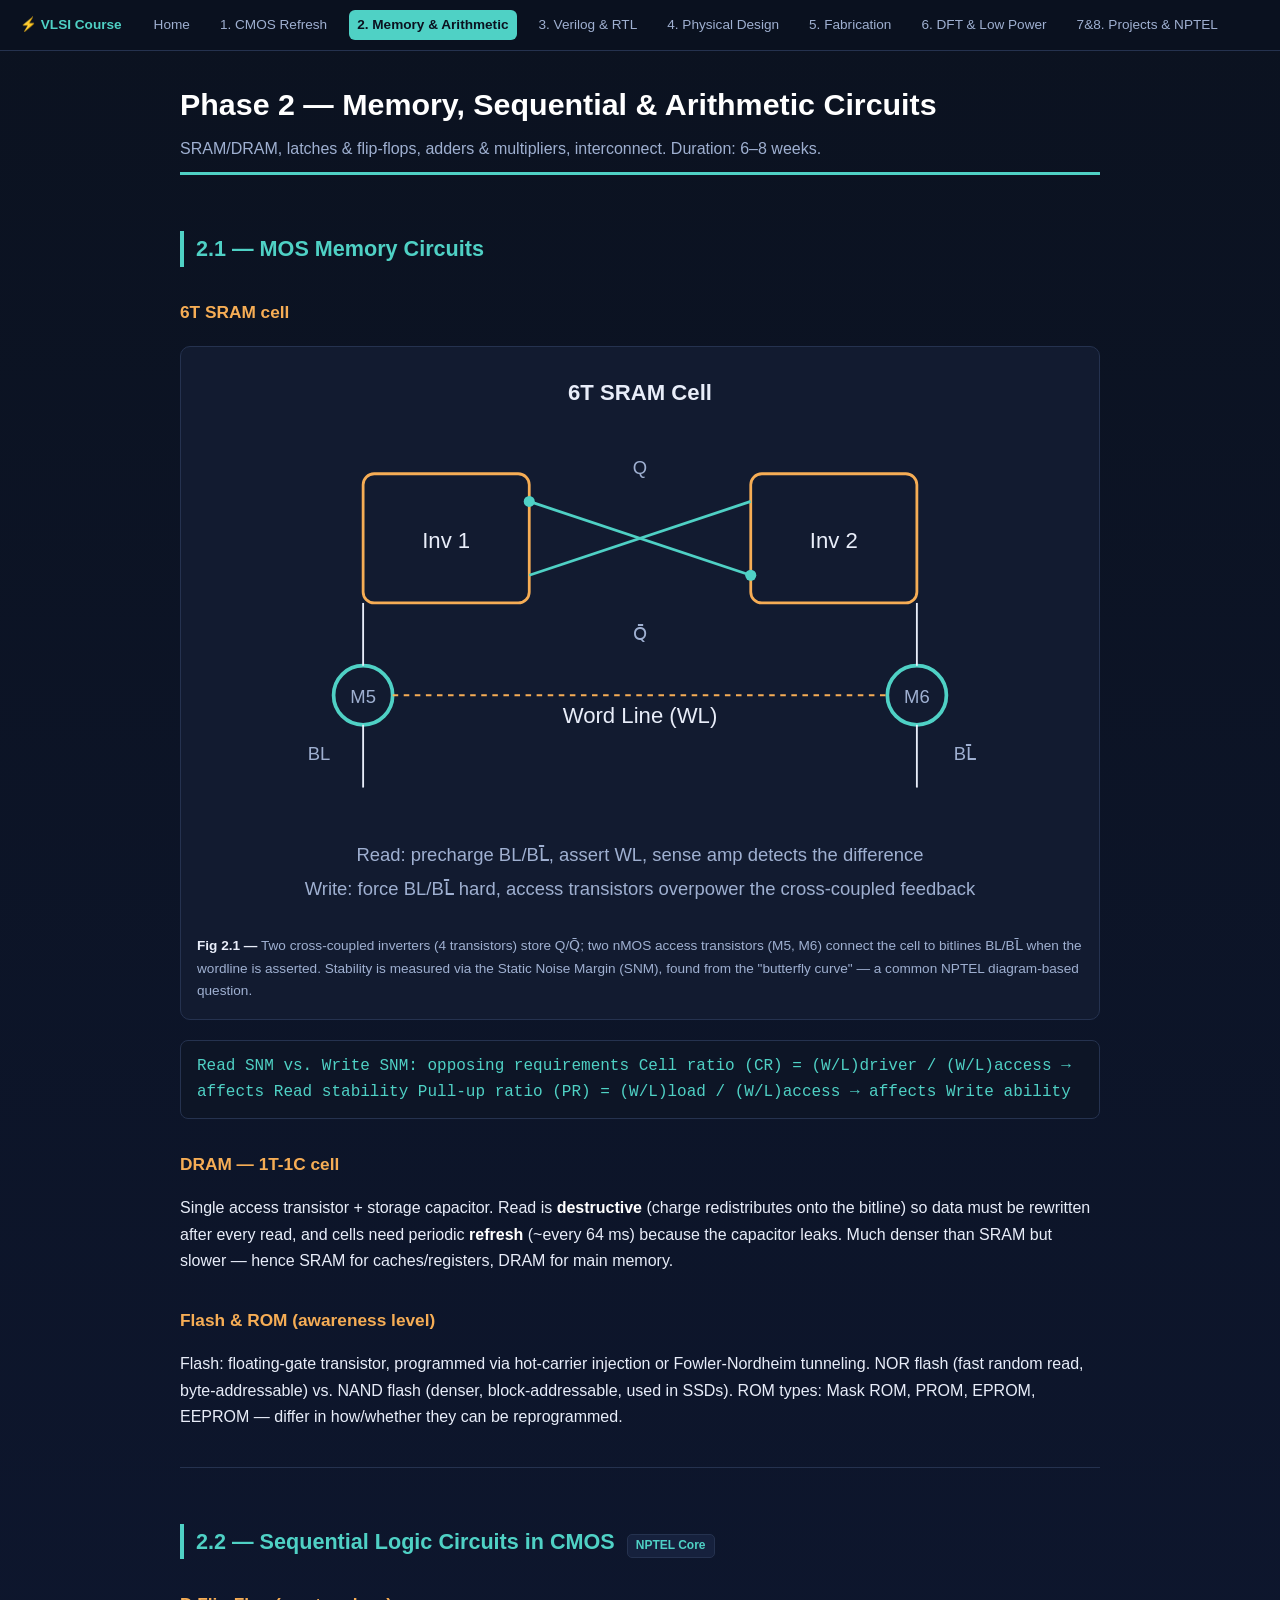
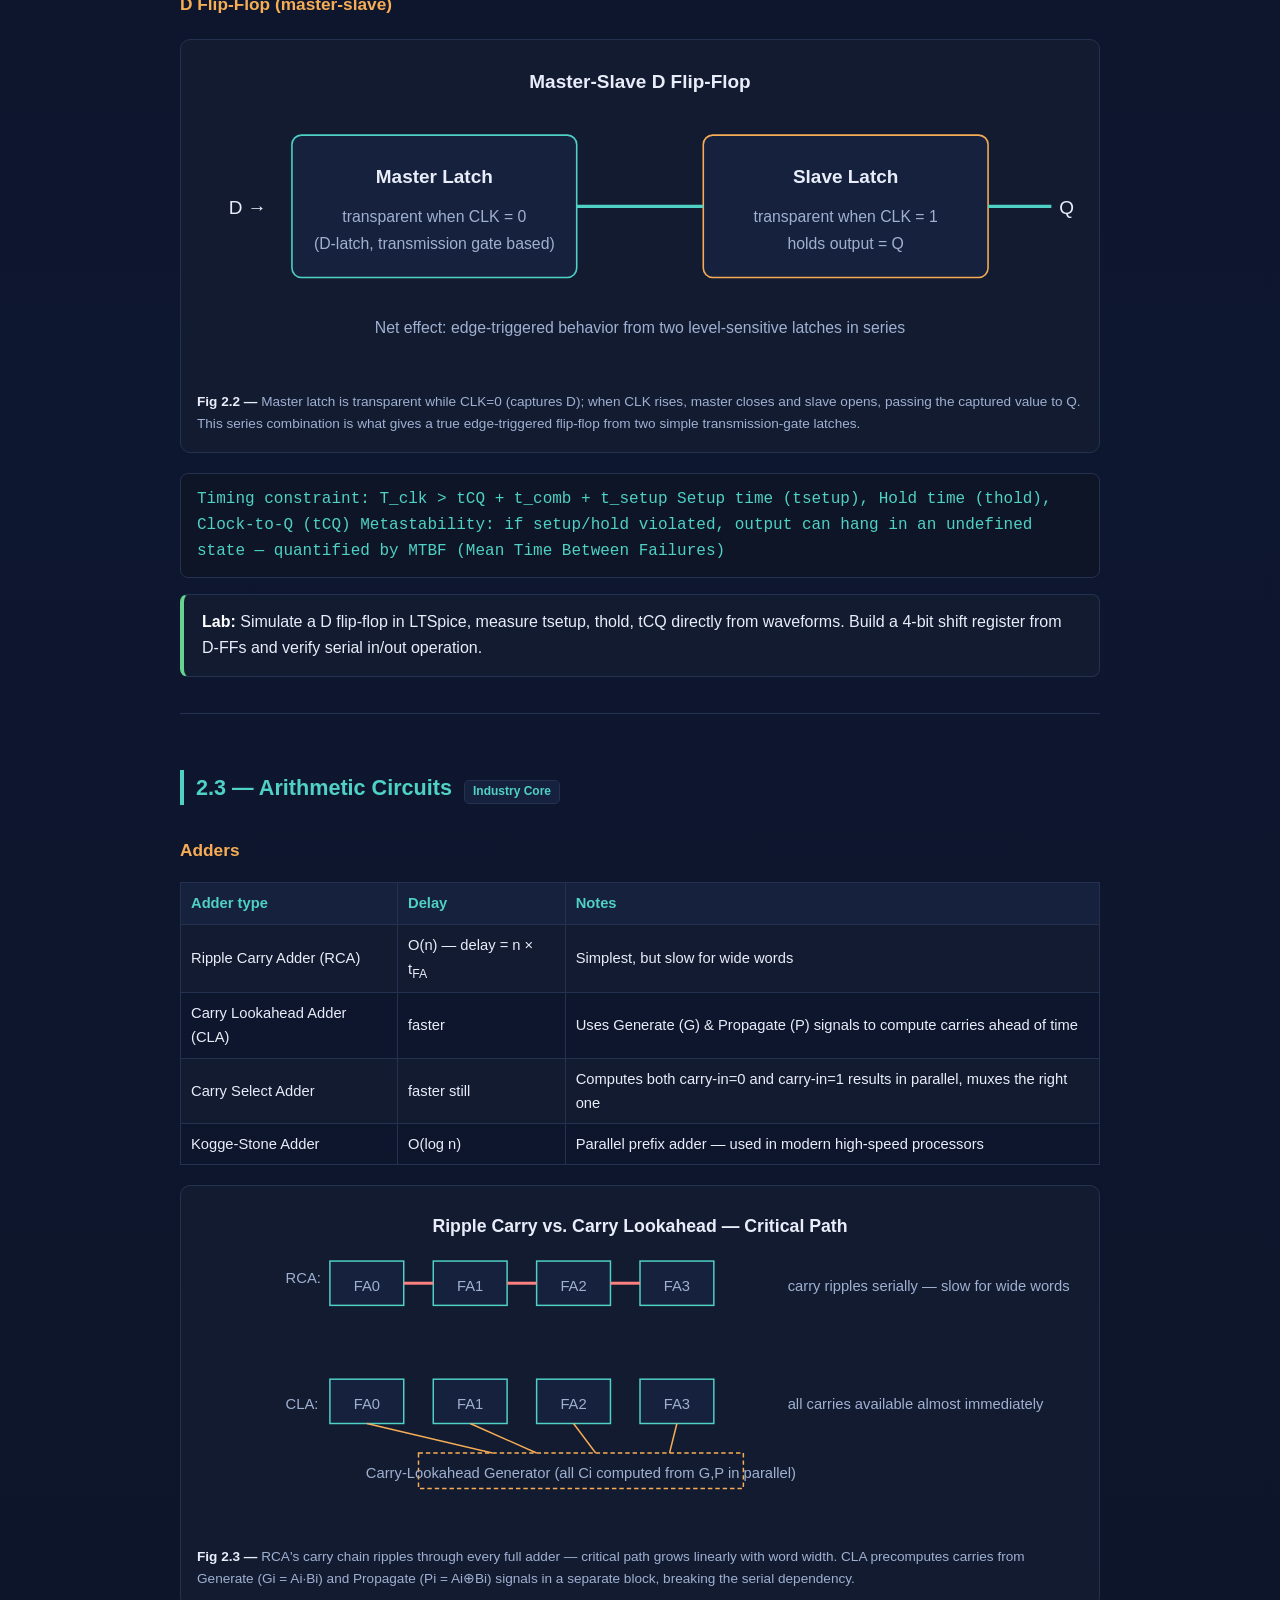
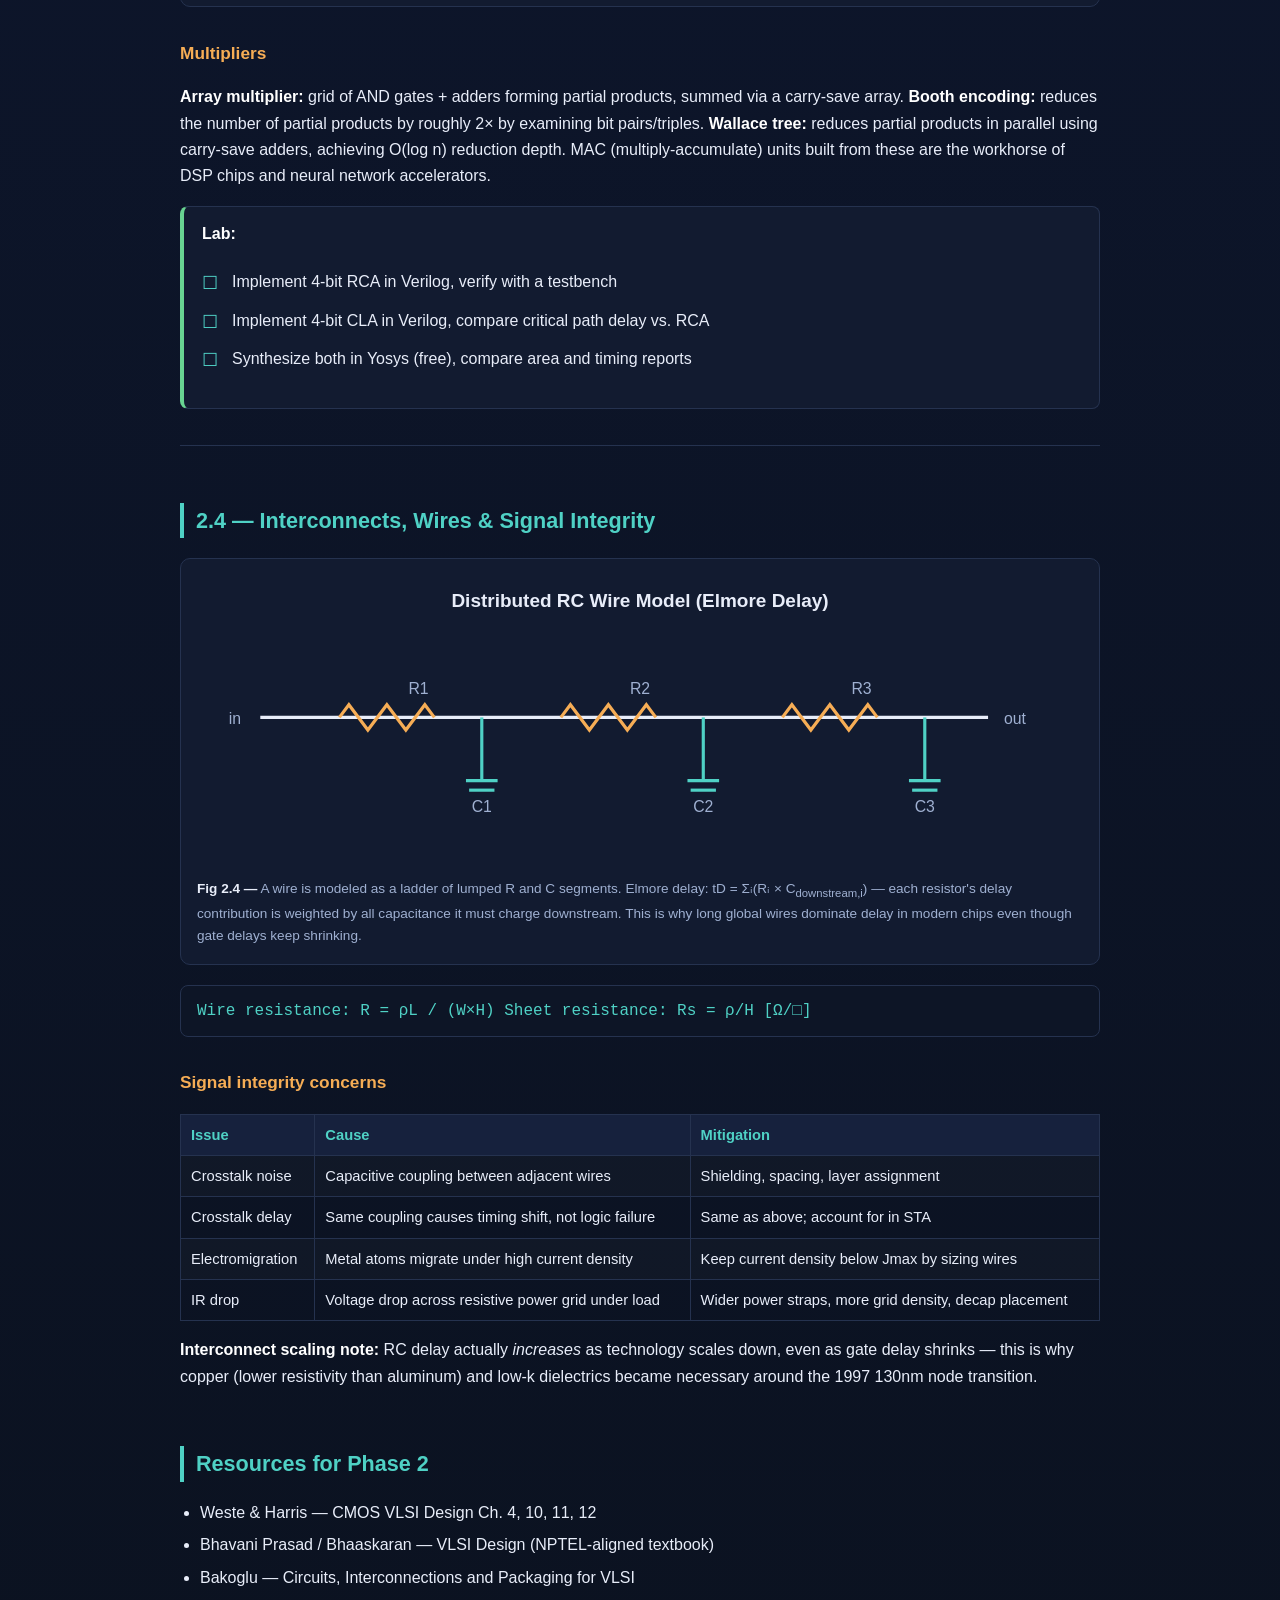
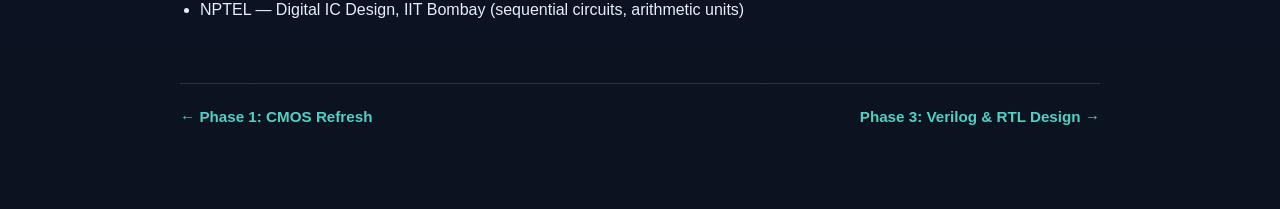
<file: docs/vlsi_02_memory_arithmetic.html>
<!DOCTYPE html>
<html lang="en">
<head>
<meta charset="UTF-8">
<title>Phase 2 — Memory, Sequential & Arithmetic Circuits | VLSI Course</title>
<meta name="viewport" content="width=device-width, initial-scale=1.0">
<link rel="stylesheet" href="vlsi_style.css">
</head>
<body>
<div class="topnav">
  <span class="brand">⚡ VLSI Course</span>
  <a href="index.html">Home</a>
  <a href="vlsi_01_electronics_cmos.html">1. CMOS Refresh</a>
  <a href="vlsi_02_memory_arithmetic.html" class="current">2. Memory & Arithmetic</a>
  <a href="vlsi_03_verilog_rtl.html">3. Verilog & RTL</a>
  <a href="vlsi_04_physical_design.html">4. Physical Design</a>
  <a href="vlsi_05_fabrication.html">5. Fabrication</a>
  <a href="vlsi_06_dft_lowpower.html">6. DFT & Low Power</a>
  <a href="vlsi_07_08_projects_nptel.html">7&8. Projects & NPTEL</a>
</div>

<div class="wrap">
<h1>Phase 2 — Memory, Sequential & Arithmetic Circuits
  <span class="sub">SRAM/DRAM, latches & flip-flops, adders & multipliers, interconnect. Duration: 6–8 weeks.</span>
</h1>

<h2>2.1 — MOS Memory Circuits</h2>

<h3>6T SRAM cell</h3>
<div class="figure">
<svg viewBox="0 0 480 300" xmlns="http://www.w3.org/2000/svg">
  <style>.lbl{font-family:Segoe UI,sans-serif;font-size:12px;fill:var(--text);} .lbl-m{font-family:Segoe UI,sans-serif;font-size:11px;fill:var(--muted);}</style>
  <!-- Two cross coupled inverters -->
  <text x="240" y="20" class="lbl" text-anchor="middle" font-weight="700" fill="var(--accent)">6T SRAM Cell</text>

  <!-- Inverter 1 (left) -->
  <rect x="90" y="60" width="90" height="70" rx="6" fill="none" stroke="var(--pmos)" stroke-width="1.5"/>
  <text x="135" y="100" class="lbl" text-anchor="middle">Inv 1</text>
  <!-- Inverter 2 (right) -->
  <rect x="300" y="60" width="90" height="70" rx="6" fill="none" stroke="var(--pmos)" stroke-width="1.5"/>
  <text x="345" y="100" class="lbl" text-anchor="middle">Inv 2</text>

  <!-- cross couple wires -->
  <line x1="180" y1="75" x2="300" y2="115" stroke="var(--accent)" stroke-width="1.5"/>
  <line x1="180" y1="115" x2="300" y2="75" stroke="var(--accent)" stroke-width="1.5"/>
  <circle cx="180" cy="75" r="3" fill="var(--accent)"/>
  <circle cx="300" cy="115" r="3" fill="var(--accent)"/>
  <text x="240" y="60" class="lbl-m" text-anchor="middle">Q</text>
  <text x="240" y="150" class="lbl-m" text-anchor="middle">Q̄</text>

  <!-- Access transistors -->
  <circle cx="90" cy="180" r="16" fill="none" stroke="var(--nmos)" stroke-width="2"/>
  <text x="90" y="184" class="lbl-m" text-anchor="middle" fill="var(--nmos)">M5</text>
  <line x1="90" y1="130" x2="90" y2="164" stroke="var(--text)"/>
  <line x1="90" y1="196" x2="90" y2="230" stroke="var(--text)"/>
  <text x="60" y="215" class="lbl-m">BL</text>

  <circle cx="390" cy="180" r="16" fill="none" stroke="var(--nmos)" stroke-width="2"/>
  <text x="390" y="184" class="lbl-m" text-anchor="middle" fill="var(--nmos)">M6</text>
  <line x1="390" y1="130" x2="390" y2="164" stroke="var(--text)"/>
  <line x1="390" y1="196" x2="390" y2="230" stroke="var(--text)"/>
  <text x="410" y="215" class="lbl-m">BL̄</text>

  <!-- WL gate -->
  <line x1="106" y1="180" x2="374" y2="180" stroke="var(--accent2)" stroke-dasharray="3 3"/>
  <text x="240" y="195" class="lbl" text-anchor="middle" fill="var(--accent2)">Word Line (WL)</text>

  <text x="240" y="270" class="lbl-m" text-anchor="middle">Read: precharge BL/BL̄, assert WL, sense amp detects the difference</text>
  <text x="240" y="288" class="lbl-m" text-anchor="middle">Write: force BL/BL̄ hard, access transistors overpower the cross-coupled feedback</text>
</svg>
<div class="caption"><b>Fig 2.1 —</b> Two cross-coupled inverters (4 transistors) store Q/Q̄; two nMOS access transistors (M5, M6) connect the cell to bitlines BL/BL̄ when the wordline is asserted. Stability is measured via the Static Noise Margin (SNM), found from the "butterfly curve" — a common NPTEL diagram-based question.</div>
</div>

<div class="formula">
Read SNM vs. Write SNM: opposing requirements
Cell ratio (CR) = (W/L)driver / (W/L)access  → affects Read stability
Pull-up ratio (PR) = (W/L)load / (W/L)access → affects Write ability
</div>

<h3>DRAM — 1T-1C cell</h3>
<p>Single access transistor + storage capacitor. Read is <strong>destructive</strong> (charge redistributes onto the bitline) so data must be rewritten after every read, and cells need periodic <strong>refresh</strong> (~every 64 ms) because the capacitor leaks. Much denser than SRAM but slower — hence SRAM for caches/registers, DRAM for main memory.</p>

<h3>Flash & ROM (awareness level)</h3>
<p>Flash: floating-gate transistor, programmed via hot-carrier injection or Fowler-Nordheim tunneling. NOR flash (fast random read, byte-addressable) vs. NAND flash (denser, block-addressable, used in SSDs). ROM types: Mask ROM, PROM, EPROM, EEPROM — differ in how/whether they can be reprogrammed.</p>

<hr>

<h2>2.2 — Sequential Logic Circuits in CMOS <em class="tag badge-nptel">NPTEL Core</em></h2>

<h3>D Flip-Flop (master-slave)</h3>
<div class="figure">
<svg viewBox="0 0 560 200" xmlns="http://www.w3.org/2000/svg">
  <style>.lbl{font-family:Segoe UI,sans-serif;font-size:12px;fill:var(--text);} .lbl-m{font-family:Segoe UI,sans-serif;font-size:10px;fill:var(--muted);}</style>
  <text x="280" y="20" class="lbl" text-anchor="middle" font-weight="700" fill="var(--accent)">Master-Slave D Flip-Flop</text>

  <rect x="60" y="50" width="180" height="90" rx="6" fill="var(--panel2)" stroke="var(--nmos)"/>
  <text x="150" y="80" class="lbl" text-anchor="middle" font-weight="700">Master Latch</text>
  <text x="150" y="105" class="lbl-m" text-anchor="middle">transparent when CLK = 0</text>
  <text x="150" y="122" class="lbl-m" text-anchor="middle">(D-latch, transmission gate based)</text>

  <rect x="320" y="50" width="180" height="90" rx="6" fill="var(--panel2)" stroke="var(--accent2)"/>
  <text x="410" y="80" class="lbl" text-anchor="middle" font-weight="700">Slave Latch</text>
  <text x="410" y="105" class="lbl-m" text-anchor="middle">transparent when CLK = 1</text>
  <text x="410" y="122" class="lbl-m" text-anchor="middle">holds output = Q</text>

  <text x="20" y="100" class="lbl">D →</text>
  <line x1="240" y1="95" x2="320" y2="95" stroke="var(--accent)" stroke-width="2"/>
  <line x1="500" y1="95" x2="540" y2="95" stroke="var(--accent)" stroke-width="2"/>
  <text x="545" y="100" class="lbl">Q</text>

  <text x="280" y="175" class="lbl-m" text-anchor="middle">Net effect: edge-triggered behavior from two level-sensitive latches in series</text>
</svg>
<div class="caption"><b>Fig 2.2 —</b> Master latch is transparent while CLK=0 (captures D); when CLK rises, master closes and slave opens, passing the captured value to Q. This series combination is what gives a true edge-triggered flip-flop from two simple transmission-gate latches.</div>
</div>

<div class="formula">
Timing constraint:  T_clk  &gt;  tCQ + t_comb + t_setup
Setup time (tsetup), Hold time (thold), Clock-to-Q (tCQ)
Metastability: if setup/hold violated, output can hang in an undefined state — quantified by MTBF (Mean Time Between Failures)
</div>

<div class="callout tip"><strong>Lab:</strong> Simulate a D flip-flop in LTSpice, measure tsetup, thold, tCQ directly from waveforms. Build a 4-bit shift register from D-FFs and verify serial in/out operation.</div>

<hr>

<h2>2.3 — Arithmetic Circuits <em class="tag badge-industry">Industry Core</em></h2>

<h3>Adders</h3>
<table>
<tr><th>Adder type</th><th>Delay</th><th>Notes</th></tr>
<tr><td>Ripple Carry Adder (RCA)</td><td>O(n) — delay = n × t<sub>FA</sub></td><td>Simplest, but slow for wide words</td></tr>
<tr><td>Carry Lookahead Adder (CLA)</td><td>faster</td><td>Uses Generate (G) & Propagate (P) signals to compute carries ahead of time</td></tr>
<tr><td>Carry Select Adder</td><td>faster still</td><td>Computes both carry-in=0 and carry-in=1 results in parallel, muxes the right one</td></tr>
<tr><td>Kogge-Stone Adder</td><td>O(log n)</td><td>Parallel prefix adder — used in modern high-speed processors</td></tr>
</table>

<div class="figure">
<svg viewBox="0 0 600 220" xmlns="http://www.w3.org/2000/svg">
  <style>.lbl{font-family:Segoe UI,sans-serif;font-size:12px;fill:var(--text);} .lbl-m{font-family:Segoe UI,sans-serif;font-size:10px;fill:var(--muted);}</style>
  <text x="300" y="20" class="lbl" text-anchor="middle" font-weight="700" fill="var(--accent)">Ripple Carry vs. Carry Lookahead — Critical Path</text>

  <!-- RCA -->
  <text x="60" y="55" class="lbl-m">RCA:</text>
  <g>
    <rect x="90" y="40" width="50" height="30" fill="var(--panel2)" stroke="var(--nmos)"/>
    <text x="115" y="60" class="lbl-m" text-anchor="middle">FA0</text>
    <rect x="160" y="40" width="50" height="30" fill="var(--panel2)" stroke="var(--nmos)"/>
    <text x="185" y="60" class="lbl-m" text-anchor="middle">FA1</text>
    <rect x="230" y="40" width="50" height="30" fill="var(--panel2)" stroke="var(--nmos)"/>
    <text x="255" y="60" class="lbl-m" text-anchor="middle">FA2</text>
    <rect x="300" y="40" width="50" height="30" fill="var(--panel2)" stroke="var(--nmos)"/>
    <text x="325" y="60" class="lbl-m" text-anchor="middle">FA3</text>
    <line x1="140" y1="55" x2="160" y2="55" stroke="var(--accent3)" stroke-width="2"/>
    <line x1="210" y1="55" x2="230" y2="55" stroke="var(--accent3)" stroke-width="2"/>
    <line x1="280" y1="55" x2="300" y2="55" stroke="var(--accent3)" stroke-width="2"/>
    <text x="400" y="60" class="lbl-m" fill="var(--accent3)">carry ripples serially — slow for wide words</text>
  </g>

  <!-- CLA -->
  <text x="60" y="140" class="lbl-m">CLA:</text>
  <g>
    <rect x="90" y="120" width="50" height="30" fill="var(--panel2)" stroke="var(--accent)"/>
    <text x="115" y="140" class="lbl-m" text-anchor="middle">FA0</text>
    <rect x="160" y="120" width="50" height="30" fill="var(--panel2)" stroke="var(--accent)"/>
    <text x="185" y="140" class="lbl-m" text-anchor="middle">FA1</text>
    <rect x="230" y="120" width="50" height="30" fill="var(--panel2)" stroke="var(--accent)"/>
    <text x="255" y="140" class="lbl-m" text-anchor="middle">FA2</text>
    <rect x="300" y="120" width="50" height="30" fill="var(--panel2)" stroke="var(--accent)"/>
    <text x="325" y="140" class="lbl-m" text-anchor="middle">FA3</text>
    <rect x="150" y="170" width="220" height="24" fill="none" stroke="var(--accent2)" stroke-dasharray="3 2"/>
    <text x="260" y="187" class="lbl-m" text-anchor="middle" fill="var(--accent2)">Carry-Lookahead Generator (all Ci computed from G,P in parallel)</text>
    <line x1="115" y1="150" x2="200" y2="170" stroke="var(--accent2)"/>
    <line x1="185" y1="150" x2="230" y2="170" stroke="var(--accent2)"/>
    <line x1="255" y1="150" x2="270" y2="170" stroke="var(--accent2)"/>
    <line x1="325" y1="150" x2="320" y2="170" stroke="var(--accent2)"/>
    <text x="400" y="140" class="lbl-m" fill="var(--accent)">all carries available almost immediately</text>
  </g>
</svg>
<div class="caption"><b>Fig 2.3 —</b> RCA's carry chain ripples through every full adder — critical path grows linearly with word width. CLA precomputes carries from Generate (Gi = Ai·Bi) and Propagate (Pi = Ai⊕Bi) signals in a separate block, breaking the serial dependency.</div>
</div>

<h3>Multipliers</h3>
<p><strong>Array multiplier:</strong> grid of AND gates + adders forming partial products, summed via a carry-save array. <strong>Booth encoding:</strong> reduces the number of partial products by roughly 2× by examining bit pairs/triples. <strong>Wallace tree:</strong> reduces partial products in parallel using carry-save adders, achieving O(log n) reduction depth. MAC (multiply-accumulate) units built from these are the workhorse of DSP chips and neural network accelerators.</p>

<div class="callout tip"><strong>Lab:</strong>
<ul class="checklist">
<li>Implement 4-bit RCA in Verilog, verify with a testbench</li>
<li>Implement 4-bit CLA in Verilog, compare critical path delay vs. RCA</li>
<li>Synthesize both in Yosys (free), compare area and timing reports</li>
</ul>
</div>

<hr>

<h2>2.4 — Interconnects, Wires & Signal Integrity</h2>

<div class="figure">
<svg viewBox="0 0 560 180" xmlns="http://www.w3.org/2000/svg">
  <style>.lbl{font-family:Segoe UI,sans-serif;font-size:12px;fill:var(--text);} .lbl-m{font-family:Segoe UI,sans-serif;font-size:10px;fill:var(--muted);}</style>
  <text x="280" y="20" class="lbl" text-anchor="middle" font-weight="700" fill="var(--accent)">Distributed RC Wire Model (Elmore Delay)</text>
  <line x1="40" y1="90" x2="500" y2="90" stroke="var(--text)" stroke-width="2"/>
  <text x="20" y="94" class="lbl-m">in</text>
  <text x="510" y="94" class="lbl-m">out</text>

  <!-- resistors along the wire -->
  <g stroke="var(--accent2)" stroke-width="2" fill="none">
    <path d="M 90 90 l6 -8 l12 16 l12 -16 l12 16 l12 -16 l6 8"/>
    <path d="M 230 90 l6 -8 l12 16 l12 -16 l12 16 l12 -16 l6 8"/>
    <path d="M 370 90 l6 -8 l12 16 l12 -16 l12 16 l12 -16 l6 8"/>
  </g>
  <text x="140" y="75" class="lbl-m" text-anchor="middle">R1</text>
  <text x="280" y="75" class="lbl-m" text-anchor="middle">R2</text>
  <text x="420" y="75" class="lbl-m" text-anchor="middle">R3</text>

  <!-- caps to ground -->
  <g stroke="var(--nmos)" stroke-width="2">
    <line x1="180" y1="90" x2="180" y2="130" />
    <line x1="170" y1="130" x2="190" y2="130"/>
    <line x1="172" y1="136" x2="188" y2="136"/>
    <line x1="320" y1="90" x2="320" y2="130" />
    <line x1="310" y1="130" x2="330" y2="130"/>
    <line x1="312" y1="136" x2="328" y2="136"/>
    <line x1="460" y1="90" x2="460" y2="130" />
    <line x1="450" y1="130" x2="470" y2="130"/>
    <line x1="452" y1="136" x2="468" y2="136"/>
  </g>
  <text x="180" y="150" class="lbl-m" text-anchor="middle">C1</text>
  <text x="320" y="150" class="lbl-m" text-anchor="middle">C2</text>
  <text x="460" y="150" class="lbl-m" text-anchor="middle">C3</text>
</svg>
<div class="caption"><b>Fig 2.4 —</b> A wire is modeled as a ladder of lumped R and C segments. Elmore delay: tD = Σᵢ(Rᵢ × C<sub>downstream,i</sub>) — each resistor's delay contribution is weighted by all capacitance it must charge downstream. This is why long global wires dominate delay in modern chips even though gate delays keep shrinking.</div>
</div>

<div class="formula">
Wire resistance: R = ρL / (W×H)     Sheet resistance: Rs = ρ/H  [Ω/□]
</div>

<h3>Signal integrity concerns</h3>
<table>
<tr><th>Issue</th><th>Cause</th><th>Mitigation</th></tr>
<tr><td>Crosstalk noise</td><td>Capacitive coupling between adjacent wires</td><td>Shielding, spacing, layer assignment</td></tr>
<tr><td>Crosstalk delay</td><td>Same coupling causes timing shift, not logic failure</td><td>Same as above; account for in STA</td></tr>
<tr><td>Electromigration</td><td>Metal atoms migrate under high current density</td><td>Keep current density below Jmax by sizing wires</td></tr>
<tr><td>IR drop</td><td>Voltage drop across resistive power grid under load</td><td>Wider power straps, more grid density, decap placement</td></tr>
</table>

<p><strong>Interconnect scaling note:</strong> RC delay actually <em>increases</em> as technology scales down, even as gate delay shrinks — this is why copper (lower resistivity than aluminum) and low-k dielectrics became necessary around the 1997 130nm node transition.</p>

<h2>Resources for Phase 2</h2>
<ul class="resource-list">
<li>Weste & Harris — CMOS VLSI Design Ch. 4, 10, 11, 12</li>
<li>Bhavani Prasad / Bhaaskaran — VLSI Design (NPTEL-aligned textbook)</li>
<li>Bakoglu — Circuits, Interconnections and Packaging for VLSI</li>
<li>NPTEL — Digital IC Design, IIT Bombay (sequential circuits, arithmetic units)</li>
</ul>

<div class="footer-nav">
  <a href="vlsi_01_electronics_cmos.html">← Phase 1: CMOS Refresh</a>
  <a href="vlsi_03_verilog_rtl.html">Phase 3: Verilog & RTL Design →</a>
</div>
</div>
</body>
</html>
</file>
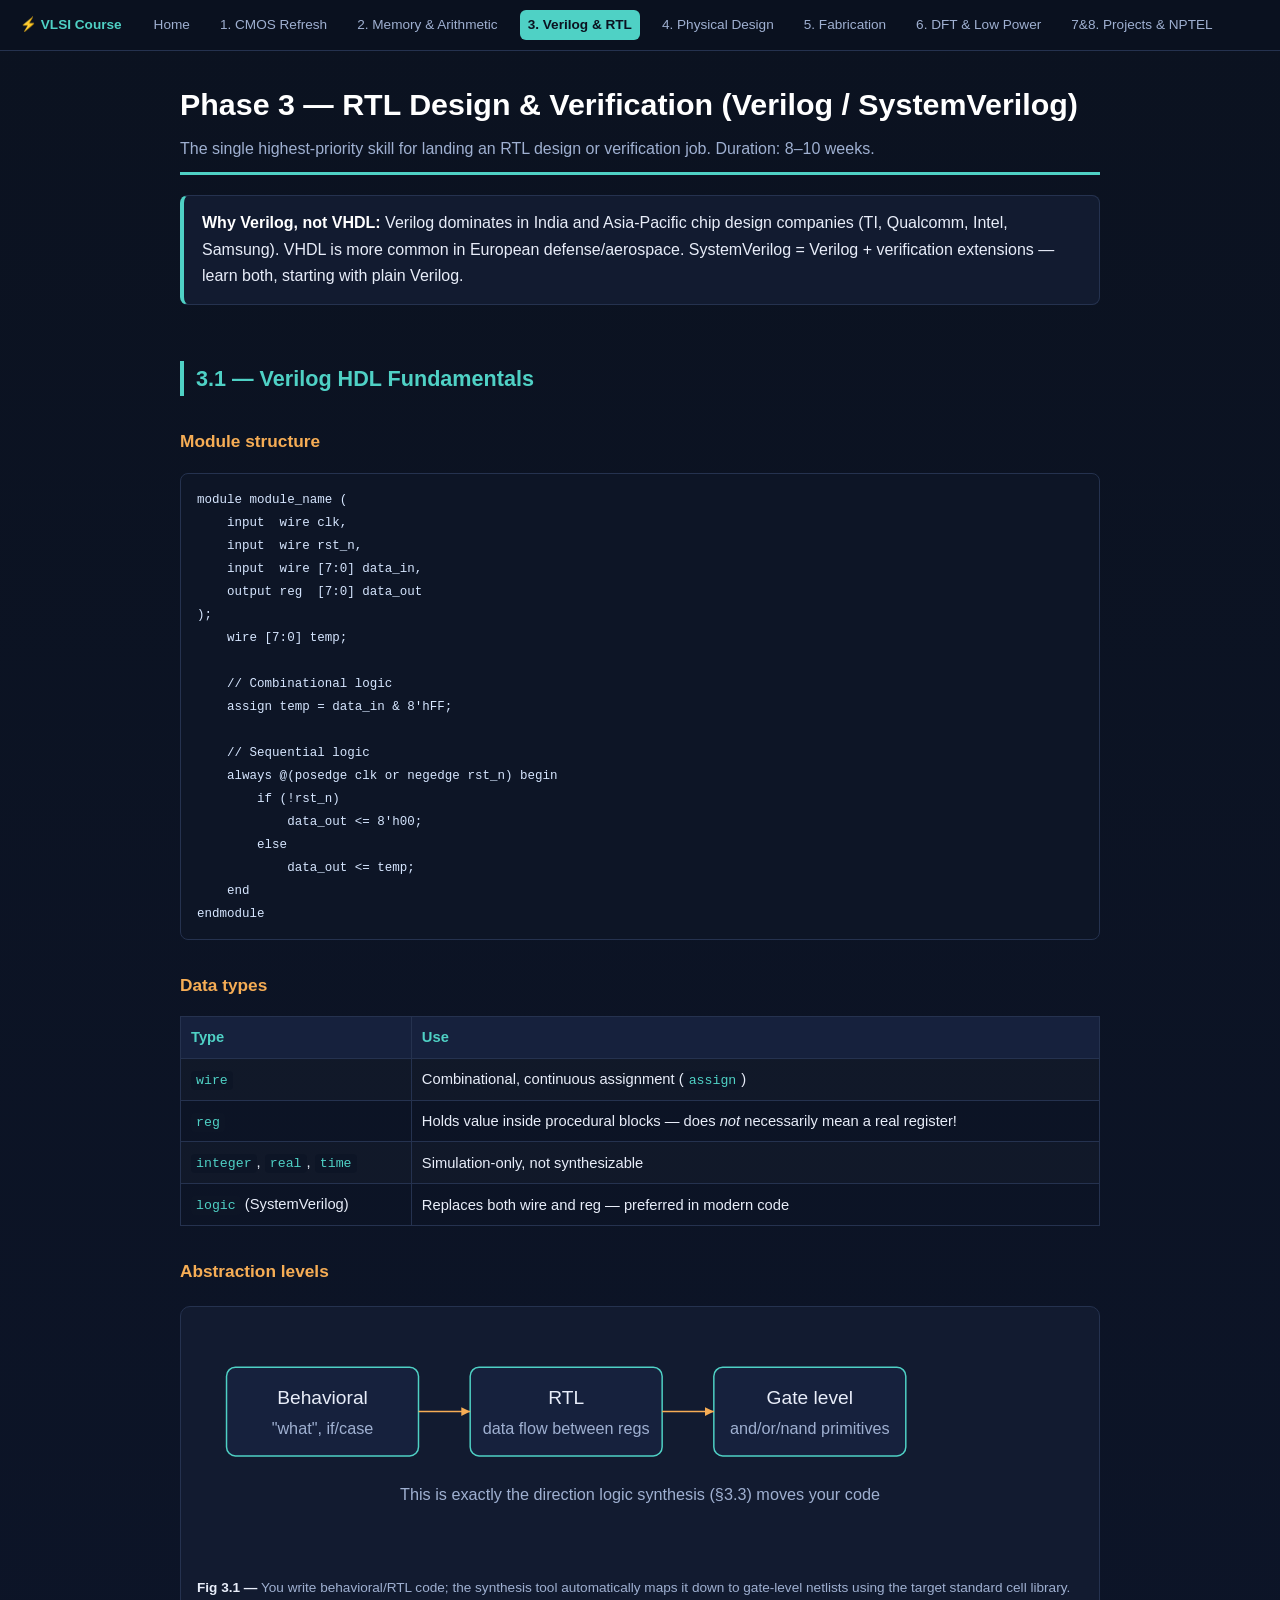
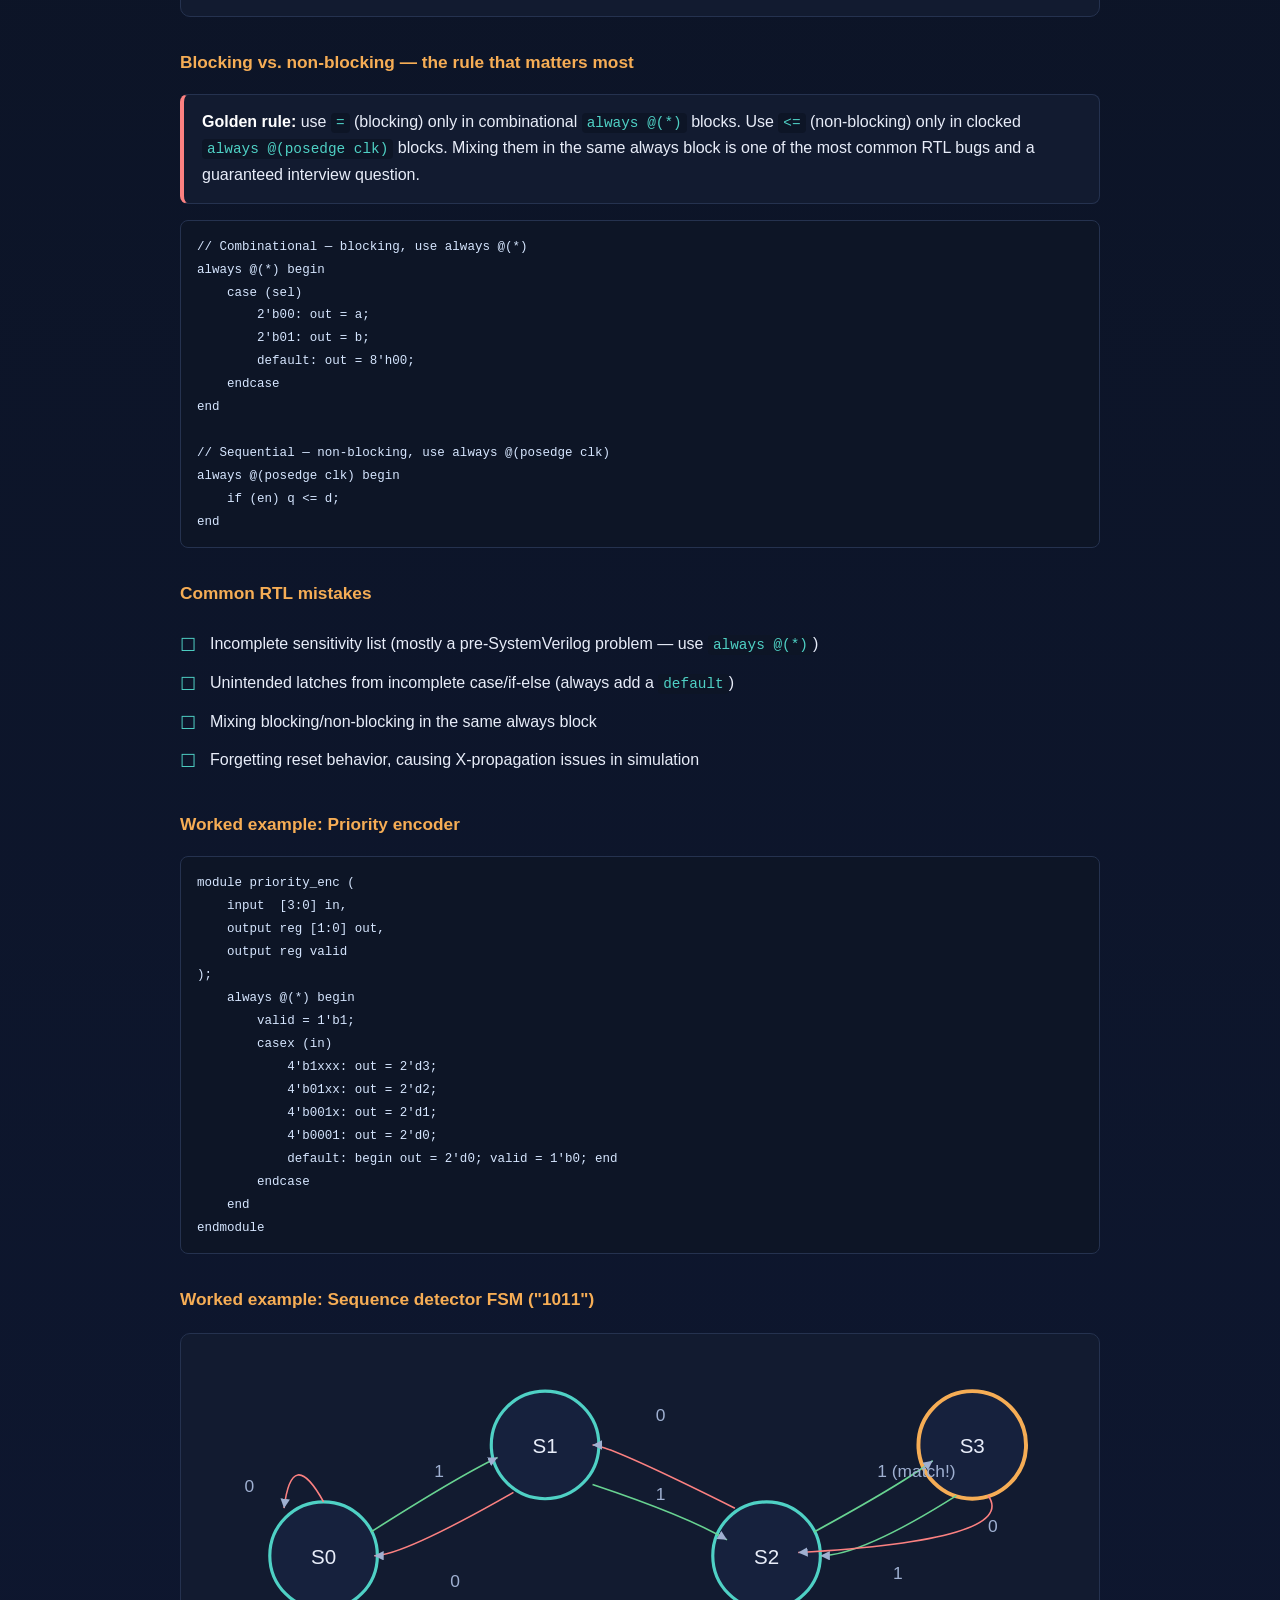
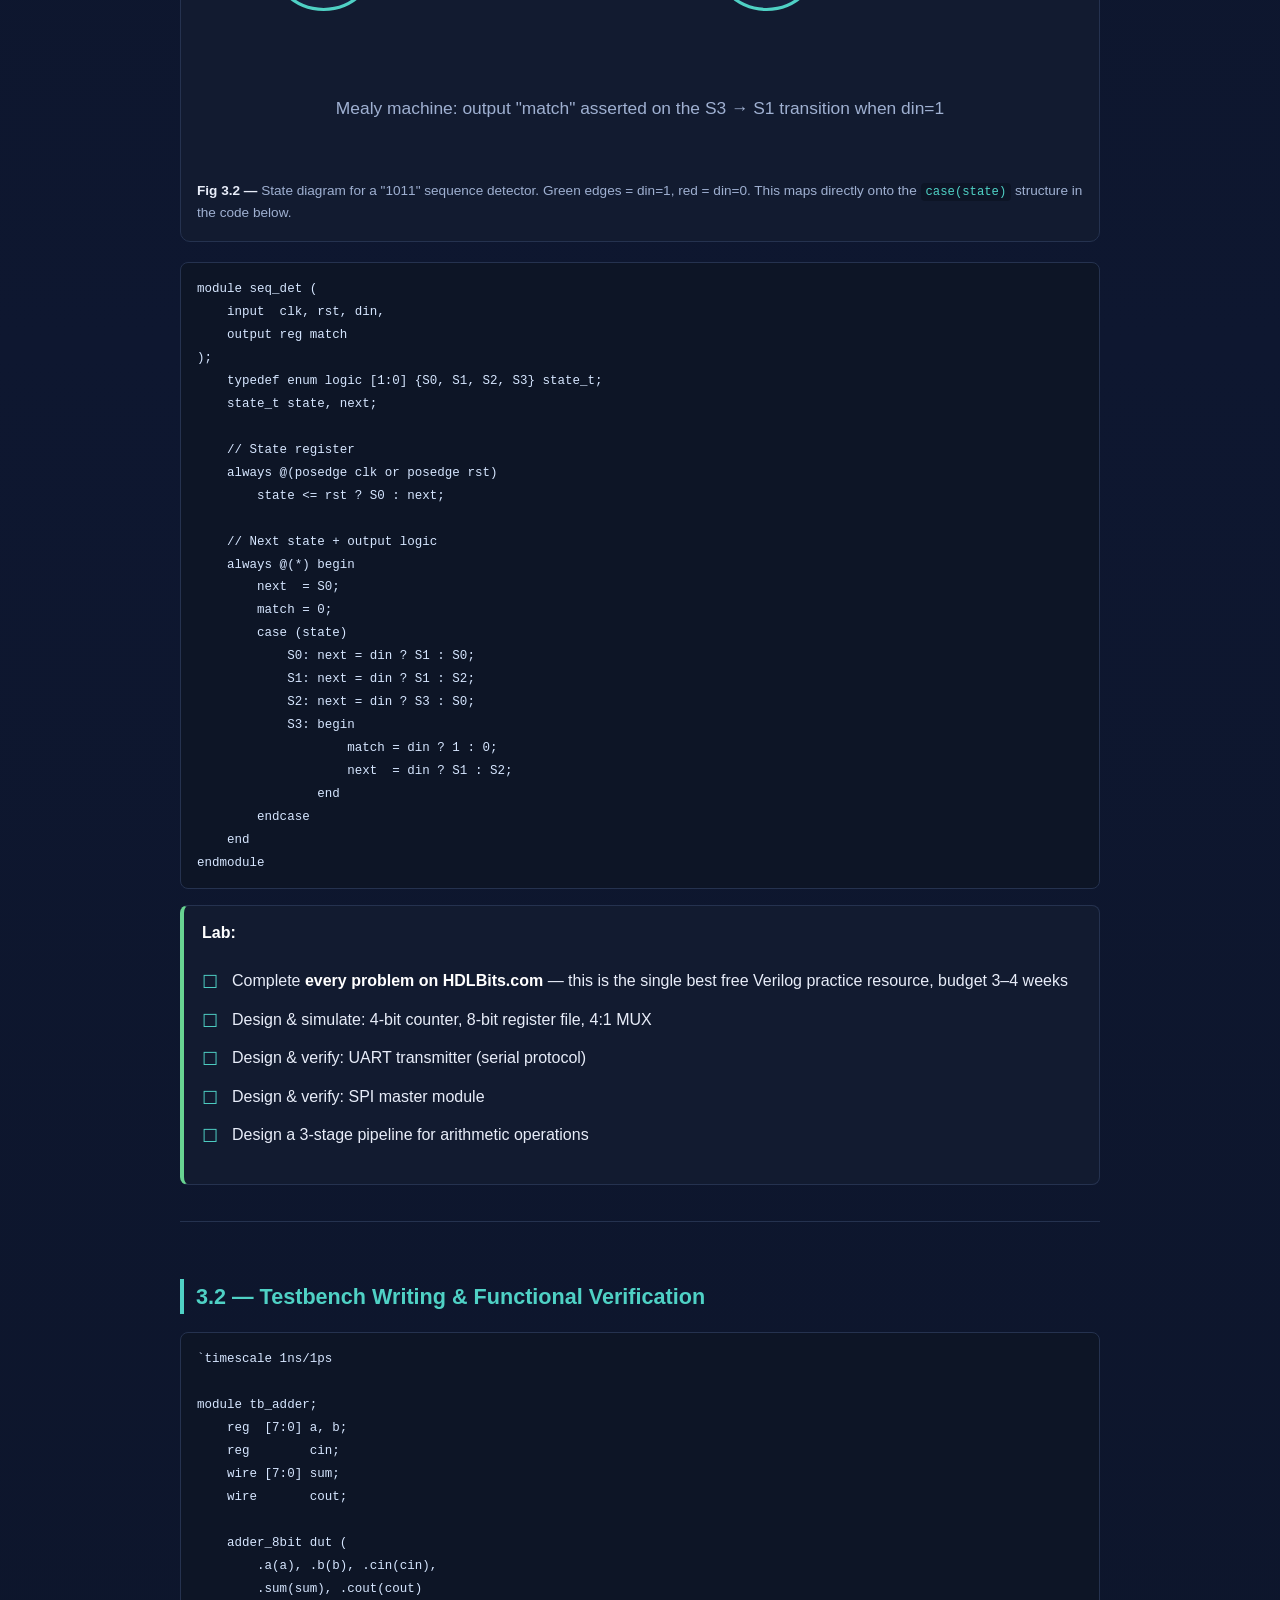
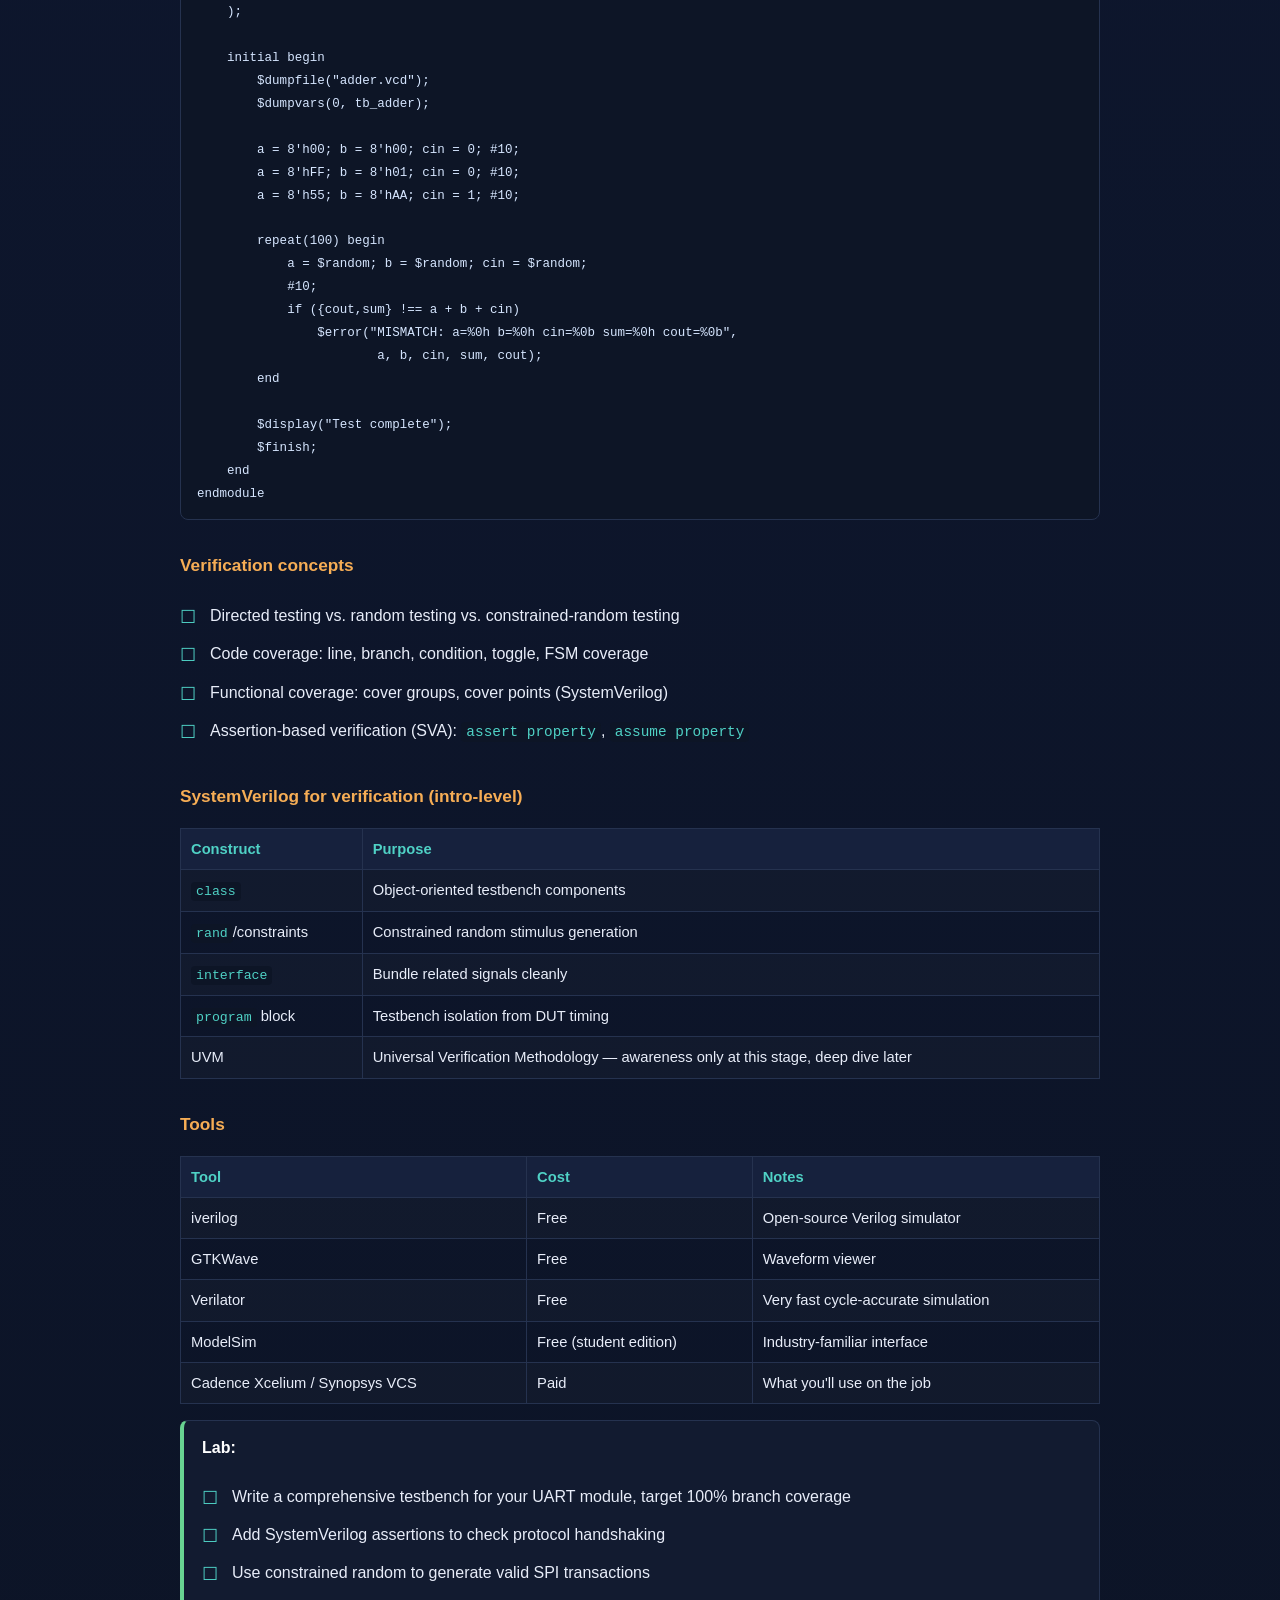
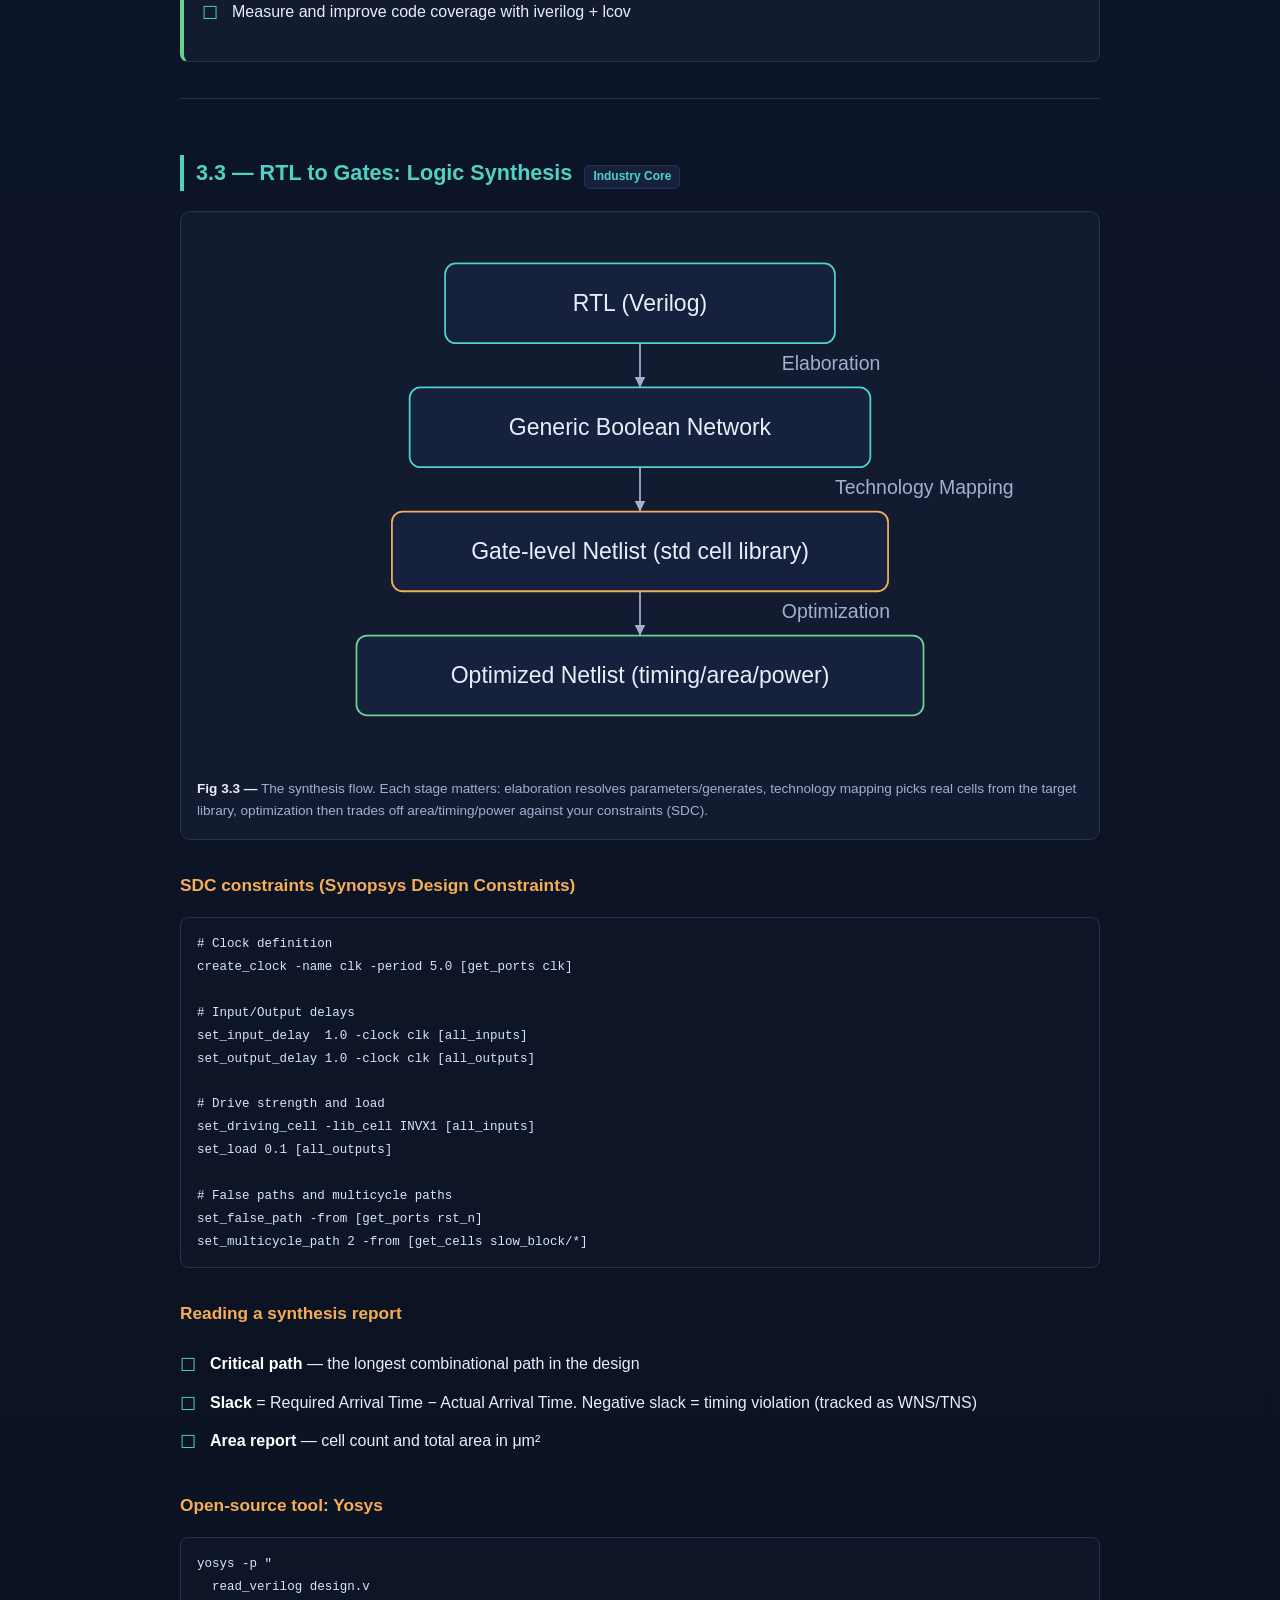
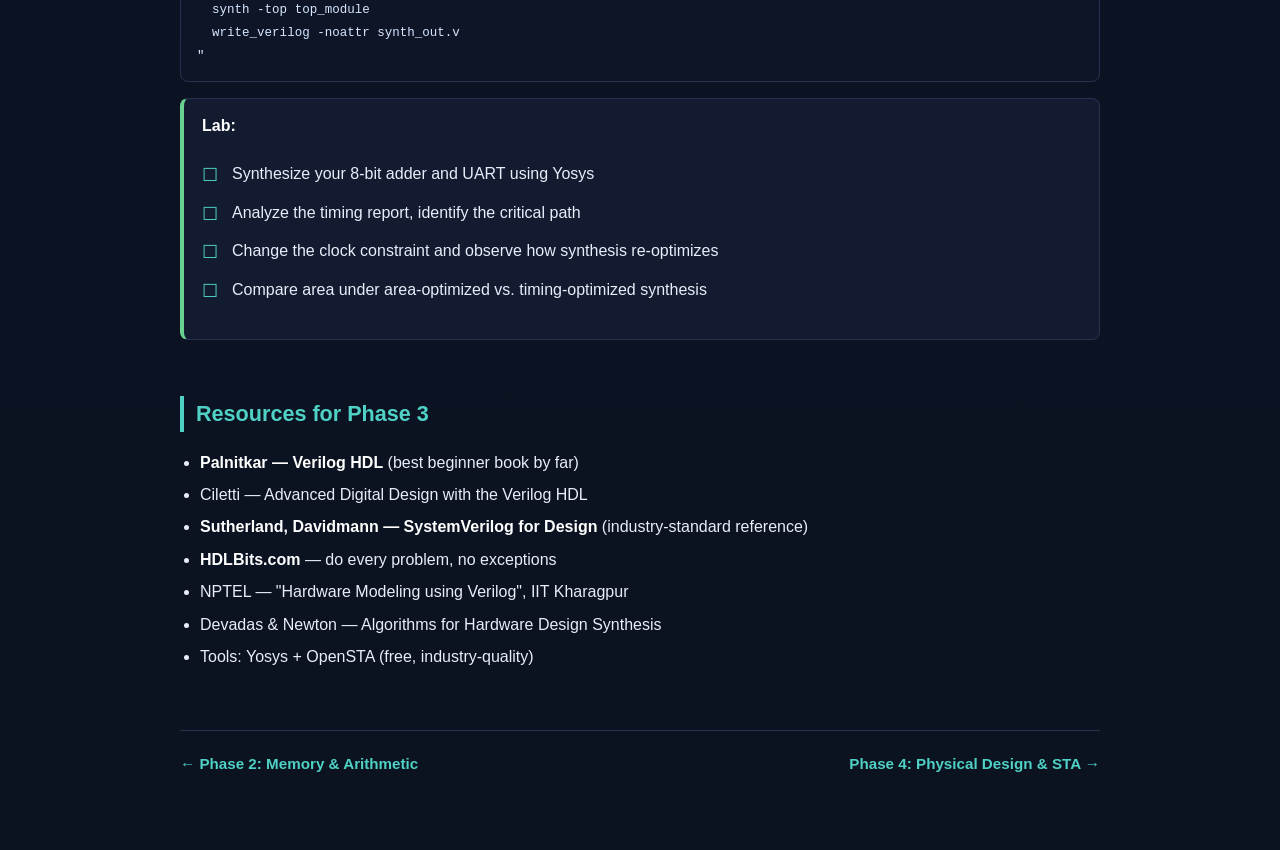
<file: docs/vlsi_03_verilog_rtl.html>
<!DOCTYPE html>
<html lang="en">
<head>
<meta charset="UTF-8">
<title>Phase 3 — Verilog & RTL Design | VLSI Course</title>
<meta name="viewport" content="width=device-width, initial-scale=1.0">
<link rel="stylesheet" href="vlsi_style.css">
</head>
<body>
<div class="topnav">
  <span class="brand">⚡ VLSI Course</span>
  <a href="index.html">Home</a>
  <a href="vlsi_01_electronics_cmos.html">1. CMOS Refresh</a>
  <a href="vlsi_02_memory_arithmetic.html">2. Memory & Arithmetic</a>
  <a href="vlsi_03_verilog_rtl.html" class="current">3. Verilog & RTL</a>
  <a href="vlsi_04_physical_design.html">4. Physical Design</a>
  <a href="vlsi_05_fabrication.html">5. Fabrication</a>
  <a href="vlsi_06_dft_lowpower.html">6. DFT & Low Power</a>
  <a href="vlsi_07_08_projects_nptel.html">7&8. Projects & NPTEL</a>
</div>

<div class="wrap">
<h1>Phase 3 — RTL Design & Verification (Verilog / SystemVerilog)
  <span class="sub">The single highest-priority skill for landing an RTL design or verification job. Duration: 8–10 weeks.</span>
</h1>

<div class="callout"><strong>Why Verilog, not VHDL:</strong> Verilog dominates in India and Asia-Pacific chip design companies (TI, Qualcomm, Intel, Samsung). VHDL is more common in European defense/aerospace. SystemVerilog = Verilog + verification extensions — learn both, starting with plain Verilog.</div>

<h2>3.1 — Verilog HDL Fundamentals</h2>

<h3>Module structure</h3>
<pre><code>module module_name (
    input  wire clk,
    input  wire rst_n,
    input  wire [7:0] data_in,
    output reg  [7:0] data_out
);
    wire [7:0] temp;

    // Combinational logic
    assign temp = data_in & 8'hFF;

    // Sequential logic
    always @(posedge clk or negedge rst_n) begin
        if (!rst_n)
            data_out &lt;= 8'h00;
        else
            data_out &lt;= temp;
    end
endmodule</code></pre>

<h3>Data types</h3>
<table>
<tr><th>Type</th><th>Use</th></tr>
<tr><td><code>wire</code></td><td>Combinational, continuous assignment (<code>assign</code>)</td></tr>
<tr><td><code>reg</code></td><td>Holds value inside procedural blocks — does <em>not</em> necessarily mean a real register!</td></tr>
<tr><td><code>integer</code>, <code>real</code>, <code>time</code></td><td>Simulation-only, not synthesizable</td></tr>
<tr><td><code>logic</code> (SystemVerilog)</td><td>Replaces both wire and reg — preferred in modern code</td></tr>
</table>

<h3>Abstraction levels</h3>
<div class="figure">
<svg viewBox="0 0 600 160" xmlns="http://www.w3.org/2000/svg">
  <style>.lbl{font-family:Segoe UI,sans-serif;font-size:13px;fill:var(--text);} .lbl-m{font-family:Segoe UI,sans-serif;font-size:11px;fill:var(--muted);}</style>
  <rect x="20" y="30" width="130" height="60" rx="6" fill="var(--panel2)" stroke="var(--accent)"/>
  <text x="85" y="55" class="lbl" text-anchor="middle">Behavioral</text>
  <text x="85" y="75" class="lbl-m" text-anchor="middle">"what", if/case</text>

  <rect x="185" y="30" width="130" height="60" rx="6" fill="var(--panel2)" stroke="var(--accent)"/>
  <text x="250" y="55" class="lbl" text-anchor="middle">RTL</text>
  <text x="250" y="75" class="lbl-m" text-anchor="middle">data flow between regs</text>

  <rect x="350" y="30" width="130" height="60" rx="6" fill="var(--panel2)" stroke="var(--accent)"/>
  <text x="415" y="55" class="lbl" text-anchor="middle">Gate level</text>
  <text x="415" y="75" class="lbl-m" text-anchor="middle">and/or/nand primitives</text>

  <line x1="150" y1="60" x2="185" y2="60" stroke="var(--accent2)" marker-end="url(#a2)"/>
  <line x1="315" y1="60" x2="350" y2="60" stroke="var(--accent2)" marker-end="url(#a2)"/>
  <defs><marker id="a2" markerWidth="8" markerHeight="8" refX="6" refY="3" orient="auto"><path d="M0,0 L6,3 L0,6 z" fill="var(--accent2)"/></marker></defs>
  <text x="300" y="120" class="lbl-m" text-anchor="middle">This is exactly the direction logic synthesis (§3.3) moves your code</text>
</svg>
<div class="caption"><b>Fig 3.1 —</b> You write behavioral/RTL code; the synthesis tool automatically maps it down to gate-level netlists using the target standard cell library.</div>
</div>

<h3>Blocking vs. non-blocking — the rule that matters most</h3>
<div class="callout warn">
<strong>Golden rule:</strong> use <code>=</code> (blocking) only in combinational <code>always @(*)</code> blocks. Use <code>&lt;=</code> (non-blocking) only in clocked <code>always @(posedge clk)</code> blocks. Mixing them in the same always block is one of the most common RTL bugs and a guaranteed interview question.
</div>

<pre><code>// Combinational — blocking, use always @(*)
always @(*) begin
    case (sel)
        2'b00: out = a;
        2'b01: out = b;
        default: out = 8'h00;
    endcase
end

// Sequential — non-blocking, use always @(posedge clk)
always @(posedge clk) begin
    if (en) q &lt;= d;
end</code></pre>

<h3>Common RTL mistakes</h3>
<ul class="checklist">
<li>Incomplete sensitivity list (mostly a pre-SystemVerilog problem — use <code>always @(*)</code>)</li>
<li>Unintended latches from incomplete case/if-else (always add a <code>default</code>)</li>
<li>Mixing blocking/non-blocking in the same always block</li>
<li>Forgetting reset behavior, causing X-propagation issues in simulation</li>
</ul>

<h3>Worked example: Priority encoder</h3>
<pre><code>module priority_enc (
    input  [3:0] in,
    output reg [1:0] out,
    output reg valid
);
    always @(*) begin
        valid = 1'b1;
        casex (in)
            4'b1xxx: out = 2'd3;
            4'b01xx: out = 2'd2;
            4'b001x: out = 2'd1;
            4'b0001: out = 2'd0;
            default: begin out = 2'd0; valid = 1'b0; end
        endcase
    end
endmodule</code></pre>

<h3>Worked example: Sequence detector FSM ("1011")</h3>
<div class="figure">
<svg viewBox="0 0 560 260" xmlns="http://www.w3.org/2000/svg">
  <style>.lbl{font-family:Segoe UI,sans-serif;font-size:13px;fill:var(--text);} .lbl-m{font-family:Segoe UI,sans-serif;font-size:11px;fill:var(--muted);}</style>
  <circle cx="80" cy="130" r="34" fill="var(--panel2)" stroke="var(--accent)" stroke-width="2"/>
  <text x="80" y="135" class="lbl" text-anchor="middle">S0</text>
  <circle cx="220" cy="60" r="34" fill="var(--panel2)" stroke="var(--accent)" stroke-width="2"/>
  <text x="220" y="65" class="lbl" text-anchor="middle">S1</text>
  <circle cx="360" cy="130" r="34" fill="var(--panel2)" stroke="var(--accent)" stroke-width="2"/>
  <text x="360" y="135" class="lbl" text-anchor="middle">S2</text>
  <circle cx="490" cy="60" r="34" fill="var(--panel2)" stroke="var(--accent2)" stroke-width="2.5"/>
  <text x="490" y="65" class="lbl" text-anchor="middle">S3</text>

  <!-- transitions -->
  <path d="M 110 115 Q 165 80 190 68" fill="none" stroke="var(--good)" marker-end="url(#a3)"/>
  <text x="150" y="80" class="lbl-m" fill="var(--good)">1</text>

  <path d="M 80 96 Q 60 60 55 100" fill="none" stroke="var(--bad)" marker-end="url(#a3)"/>
  <text x="30" y="90" class="lbl-m" fill="var(--bad)">0</text>

  <path d="M 250 85 Q 310 105 335 120" fill="none" stroke="var(--good)" marker-end="url(#a3)"/>
  <text x="290" y="95" class="lbl-m" fill="var(--good)">1</text>

  <path d="M 200 90 Q 130 130 112 130" fill="none" stroke="var(--bad)" marker-end="url(#a3)"/>
  <text x="160" y="150" class="lbl-m" fill="var(--bad)">0</text>

  <path d="M 390 115 Q 445 85 465 70" fill="none" stroke="var(--good)" marker-end="url(#a3)"/>
  <text x="430" y="80" class="lbl-m" fill="var(--good)">1 (match!)</text>

  <path d="M 340 100 Q 260 60 250 60" fill="none" stroke="var(--bad)" marker-end="url(#a3)"/>
  <text x="290" y="45" class="lbl-m" fill="var(--bad)">0</text>

  <path d="M 480 92 Q 420 130 394 130" fill="none" stroke="var(--good)" marker-end="url(#a3)"/>
  <text x="440" y="145" class="lbl-m" fill="var(--good)">1</text>

  <path d="M 500 92 Q 520 120 380 128" fill="none" stroke="var(--bad)" marker-end="url(#a3)"/>
  <text x="500" y="115" class="lbl-m" fill="var(--bad)">0</text>

  <defs><marker id="a3" markerWidth="8" markerHeight="8" refX="6" refY="3" orient="auto"><path d="M0,0 L6,3 L0,6 z" fill="var(--muted)"/></marker></defs>
  <text x="280" y="230" class="lbl-m" text-anchor="middle">Mealy machine: output "match" asserted on the S3 → S1 transition when din=1</text>
</svg>
<div class="caption"><b>Fig 3.2 —</b> State diagram for a "1011" sequence detector. Green edges = din=1, red = din=0. This maps directly onto the <code>case(state)</code> structure in the code below.</div>
</div>

<pre><code>module seq_det (
    input  clk, rst, din,
    output reg match
);
    typedef enum logic [1:0] {S0, S1, S2, S3} state_t;
    state_t state, next;

    // State register
    always @(posedge clk or posedge rst)
        state &lt;= rst ? S0 : next;

    // Next state + output logic
    always @(*) begin
        next  = S0;
        match = 0;
        case (state)
            S0: next = din ? S1 : S0;
            S1: next = din ? S1 : S2;
            S2: next = din ? S3 : S0;
            S3: begin
                    match = din ? 1 : 0;
                    next  = din ? S1 : S2;
                end
        endcase
    end
endmodule</code></pre>

<div class="callout tip"><strong>Lab:</strong>
<ul class="checklist">
<li>Complete <strong>every problem on HDLBits.com</strong> — this is the single best free Verilog practice resource, budget 3–4 weeks</li>
<li>Design & simulate: 4-bit counter, 8-bit register file, 4:1 MUX</li>
<li>Design & verify: UART transmitter (serial protocol)</li>
<li>Design & verify: SPI master module</li>
<li>Design a 3-stage pipeline for arithmetic operations</li>
</ul>
</div>

<hr>

<h2>3.2 — Testbench Writing & Functional Verification</h2>

<pre><code>`timescale 1ns/1ps

module tb_adder;
    reg  [7:0] a, b;
    reg        cin;
    wire [7:0] sum;
    wire       cout;

    adder_8bit dut (
        .a(a), .b(b), .cin(cin),
        .sum(sum), .cout(cout)
    );

    initial begin
        $dumpfile("adder.vcd");
        $dumpvars(0, tb_adder);

        a = 8'h00; b = 8'h00; cin = 0; #10;
        a = 8'hFF; b = 8'h01; cin = 0; #10;
        a = 8'h55; b = 8'hAA; cin = 1; #10;

        repeat(100) begin
            a = $random; b = $random; cin = $random;
            #10;
            if ({cout,sum} !== a + b + cin)
                $error("MISMATCH: a=%0h b=%0h cin=%0b sum=%0h cout=%0b",
                        a, b, cin, sum, cout);
        end

        $display("Test complete");
        $finish;
    end
endmodule</code></pre>

<h3>Verification concepts</h3>
<ul class="checklist">
<li>Directed testing vs. random testing vs. constrained-random testing</li>
<li>Code coverage: line, branch, condition, toggle, FSM coverage</li>
<li>Functional coverage: cover groups, cover points (SystemVerilog)</li>
<li>Assertion-based verification (SVA): <code>assert property</code>, <code>assume property</code></li>
</ul>

<h3>SystemVerilog for verification (intro-level)</h3>
<table>
<tr><th>Construct</th><th>Purpose</th></tr>
<tr><td><code>class</code></td><td>Object-oriented testbench components</td></tr>
<tr><td><code>rand</code>/constraints</td><td>Constrained random stimulus generation</td></tr>
<tr><td><code>interface</code></td><td>Bundle related signals cleanly</td></tr>
<tr><td><code>program</code> block</td><td>Testbench isolation from DUT timing</td></tr>
<tr><td>UVM</td><td>Universal Verification Methodology — awareness only at this stage, deep dive later</td></tr>
</table>

<h3>Tools</h3>
<table>
<tr><th>Tool</th><th>Cost</th><th>Notes</th></tr>
<tr><td>iverilog</td><td>Free</td><td>Open-source Verilog simulator</td></tr>
<tr><td>GTKWave</td><td>Free</td><td>Waveform viewer</td></tr>
<tr><td>Verilator</td><td>Free</td><td>Very fast cycle-accurate simulation</td></tr>
<tr><td>ModelSim</td><td>Free (student edition)</td><td>Industry-familiar interface</td></tr>
<tr><td>Cadence Xcelium / Synopsys VCS</td><td>Paid</td><td>What you'll use on the job</td></tr>
</table>

<div class="callout tip"><strong>Lab:</strong>
<ul class="checklist">
<li>Write a comprehensive testbench for your UART module, target 100% branch coverage</li>
<li>Add SystemVerilog assertions to check protocol handshaking</li>
<li>Use constrained random to generate valid SPI transactions</li>
<li>Measure and improve code coverage with iverilog + lcov</li>
</ul>
</div>

<hr>

<h2>3.3 — RTL to Gates: Logic Synthesis <em class="tag badge-industry">Industry Core</em></h2>

<div class="figure">
<svg viewBox="0 0 500 300" xmlns="http://www.w3.org/2000/svg">
  <style>.lbl{font-family:Segoe UI,sans-serif;font-size:13px;fill:var(--text);} .lbl-m{font-family:Segoe UI,sans-serif;font-size:11px;fill:var(--muted);}</style>
  <rect x="140" y="20" width="220" height="45" rx="6" fill="var(--panel2)" stroke="var(--accent)"/>
  <text x="250" y="47" class="lbl" text-anchor="middle">RTL (Verilog)</text>

  <line x1="250" y1="65" x2="250" y2="90" stroke="var(--muted)" marker-end="url(#a4)"/>
  <text x="330" y="80" class="lbl-m">Elaboration</text>

  <rect x="120" y="90" width="260" height="45" rx="6" fill="var(--panel2)" stroke="var(--accent)"/>
  <text x="250" y="117" class="lbl" text-anchor="middle">Generic Boolean Network</text>

  <line x1="250" y1="135" x2="250" y2="160" stroke="var(--muted)" marker-end="url(#a4)"/>
  <text x="360" y="150" class="lbl-m">Technology Mapping</text>

  <rect x="110" y="160" width="280" height="45" rx="6" fill="var(--panel2)" stroke="var(--accent2)"/>
  <text x="250" y="187" class="lbl" text-anchor="middle">Gate-level Netlist (std cell library)</text>

  <line x1="250" y1="205" x2="250" y2="230" stroke="var(--muted)" marker-end="url(#a4)"/>
  <text x="330" y="220" class="lbl-m">Optimization</text>

  <rect x="90" y="230" width="320" height="45" rx="6" fill="var(--panel2)" stroke="var(--good)"/>
  <text x="250" y="257" class="lbl" text-anchor="middle">Optimized Netlist (timing/area/power)</text>

  <defs><marker id="a4" markerWidth="8" markerHeight="8" refX="6" refY="3" orient="auto"><path d="M0,0 L6,3 L0,6 z" fill="var(--muted)"/></marker></defs>
</svg>
<div class="caption"><b>Fig 3.3 —</b> The synthesis flow. Each stage matters: elaboration resolves parameters/generates, technology mapping picks real cells from the target library, optimization then trades off area/timing/power against your constraints (SDC).</div>
</div>

<h3>SDC constraints (Synopsys Design Constraints)</h3>
<pre><code># Clock definition
create_clock -name clk -period 5.0 [get_ports clk]

# Input/Output delays
set_input_delay  1.0 -clock clk [all_inputs]
set_output_delay 1.0 -clock clk [all_outputs]

# Drive strength and load
set_driving_cell -lib_cell INVX1 [all_inputs]
set_load 0.1 [all_outputs]

# False paths and multicycle paths
set_false_path -from [get_ports rst_n]
set_multicycle_path 2 -from [get_cells slow_block/*]</code></pre>

<h3>Reading a synthesis report</h3>
<ul class="checklist">
<li><strong>Critical path</strong> — the longest combinational path in the design</li>
<li><strong>Slack</strong> = Required Arrival Time − Actual Arrival Time. Negative slack = timing violation (tracked as WNS/TNS)</li>
<li><strong>Area report</strong> — cell count and total area in μm²</li>
</ul>

<h3>Open-source tool: Yosys</h3>
<pre><code>yosys -p "
  read_verilog design.v
  synth -top top_module
  write_verilog -noattr synth_out.v
"</code></pre>

<div class="callout tip"><strong>Lab:</strong>
<ul class="checklist">
<li>Synthesize your 8-bit adder and UART using Yosys</li>
<li>Analyze the timing report, identify the critical path</li>
<li>Change the clock constraint and observe how synthesis re-optimizes</li>
<li>Compare area under area-optimized vs. timing-optimized synthesis</li>
</ul>
</div>

<h2>Resources for Phase 3</h2>
<ul class="resource-list">
<li><strong>Palnitkar — Verilog HDL</strong> (best beginner book by far)</li>
<li>Ciletti — Advanced Digital Design with the Verilog HDL</li>
<li><strong>Sutherland, Davidmann — SystemVerilog for Design</strong> (industry-standard reference)</li>
<li><strong>HDLBits.com</strong> — do every problem, no exceptions</li>
<li>NPTEL — "Hardware Modeling using Verilog", IIT Kharagpur</li>
<li>Devadas & Newton — Algorithms for Hardware Design Synthesis</li>
<li>Tools: Yosys + OpenSTA (free, industry-quality)</li>
</ul>

<div class="footer-nav">
  <a href="vlsi_02_memory_arithmetic.html">← Phase 2: Memory & Arithmetic</a>
  <a href="vlsi_04_physical_design.html">Phase 4: Physical Design & STA →</a>
</div>
</div>
</body>
</html>
</file>
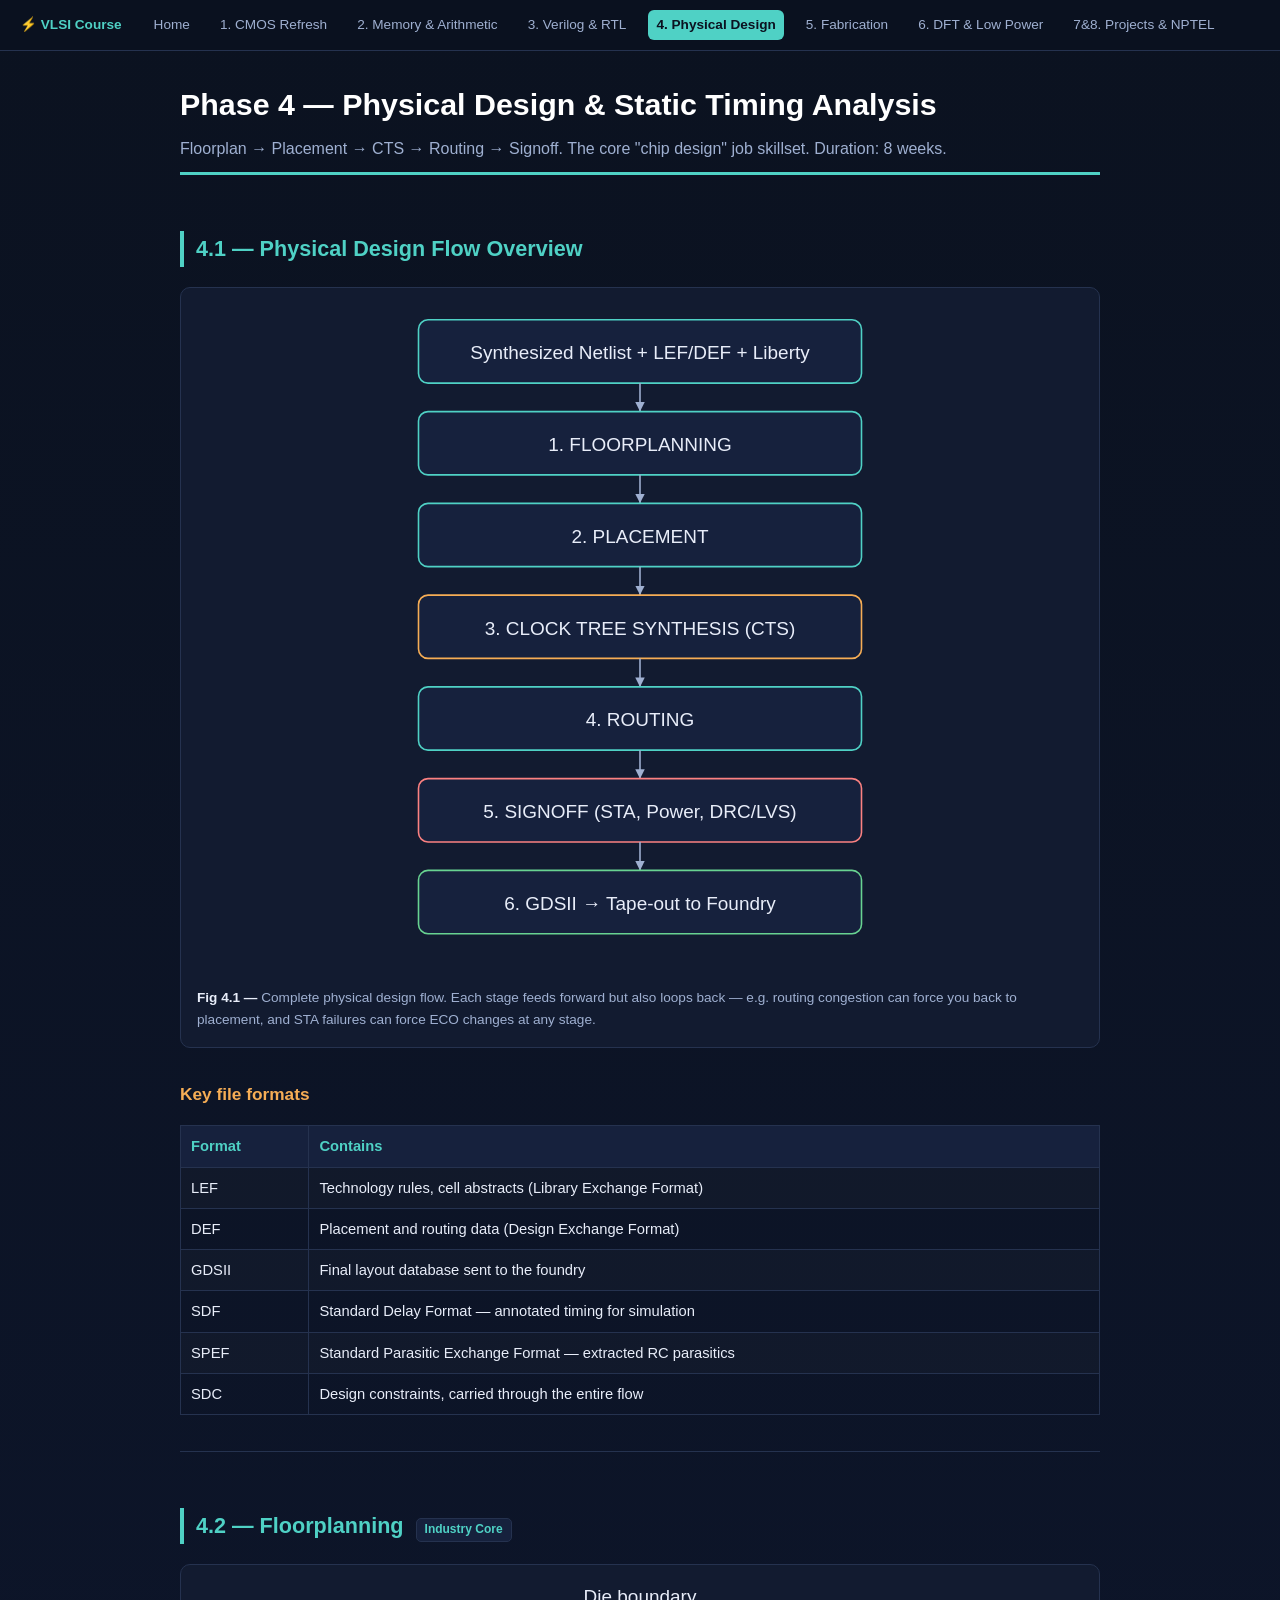
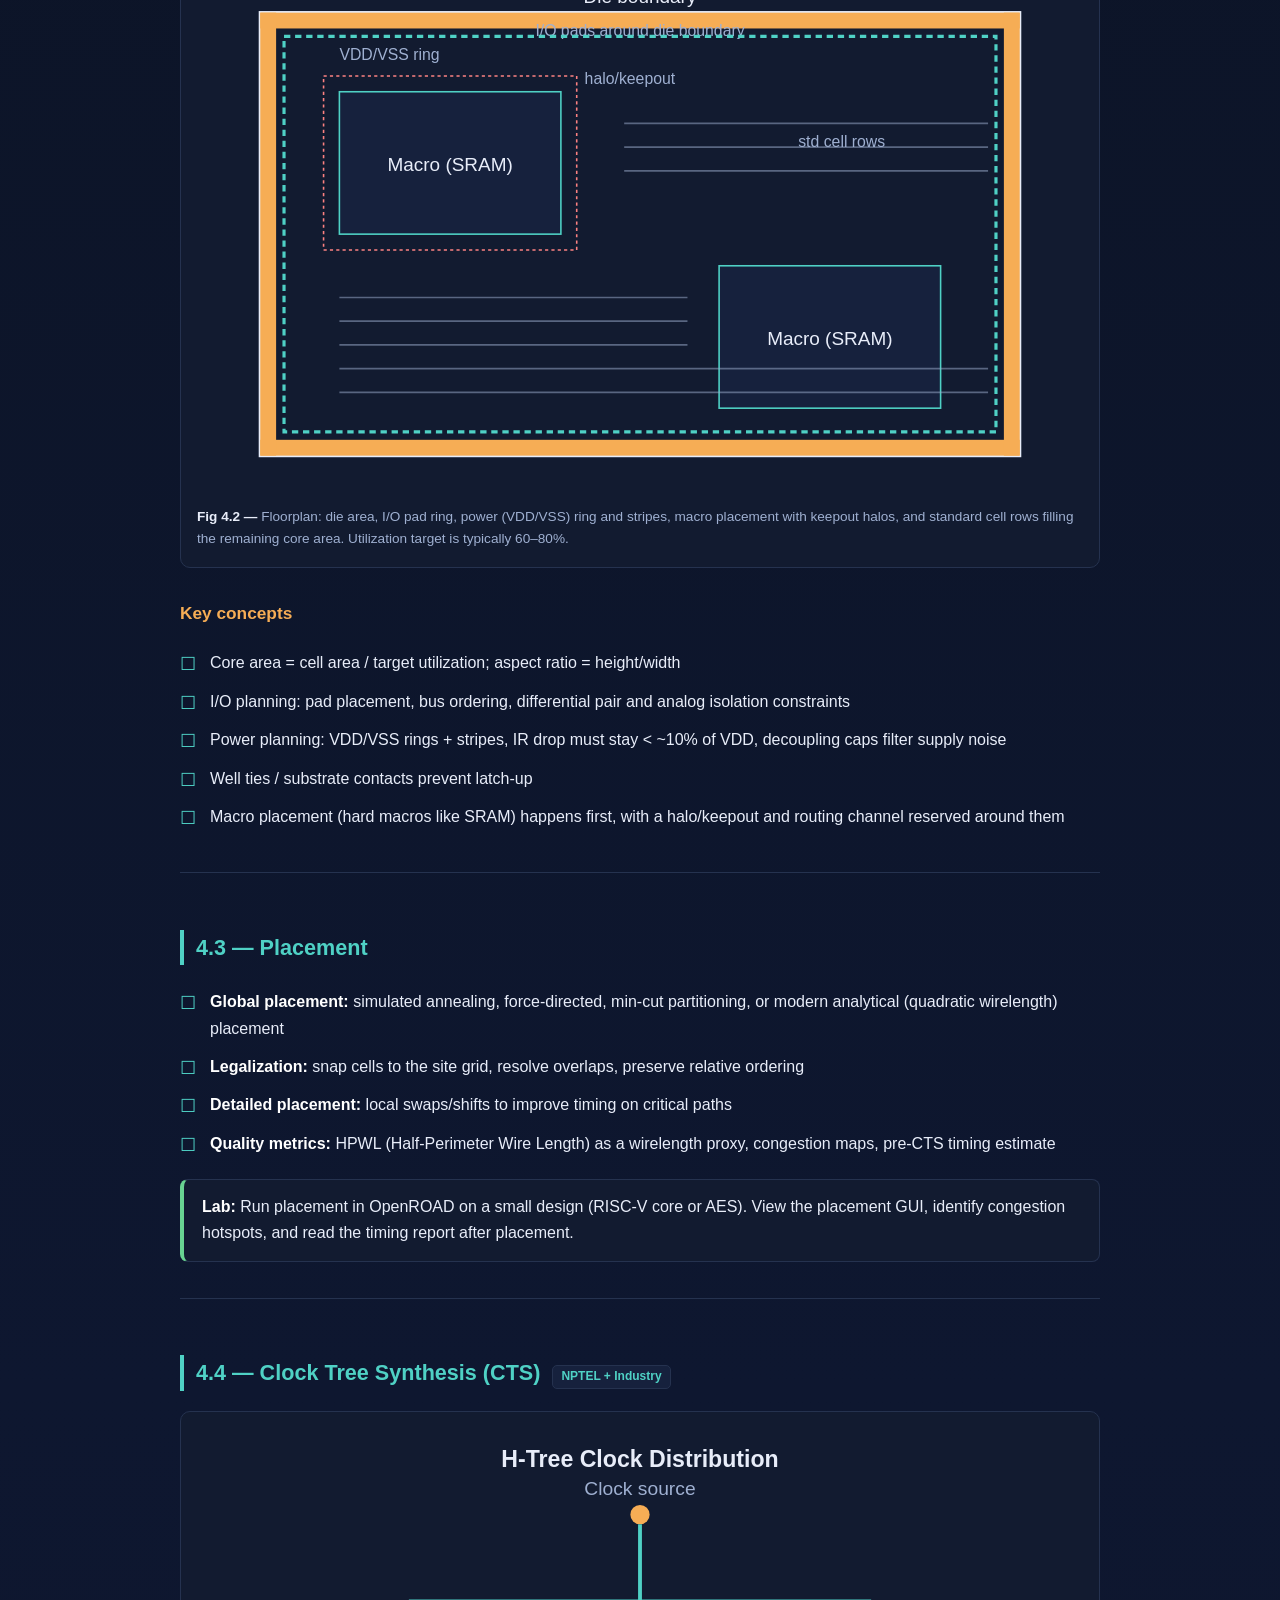
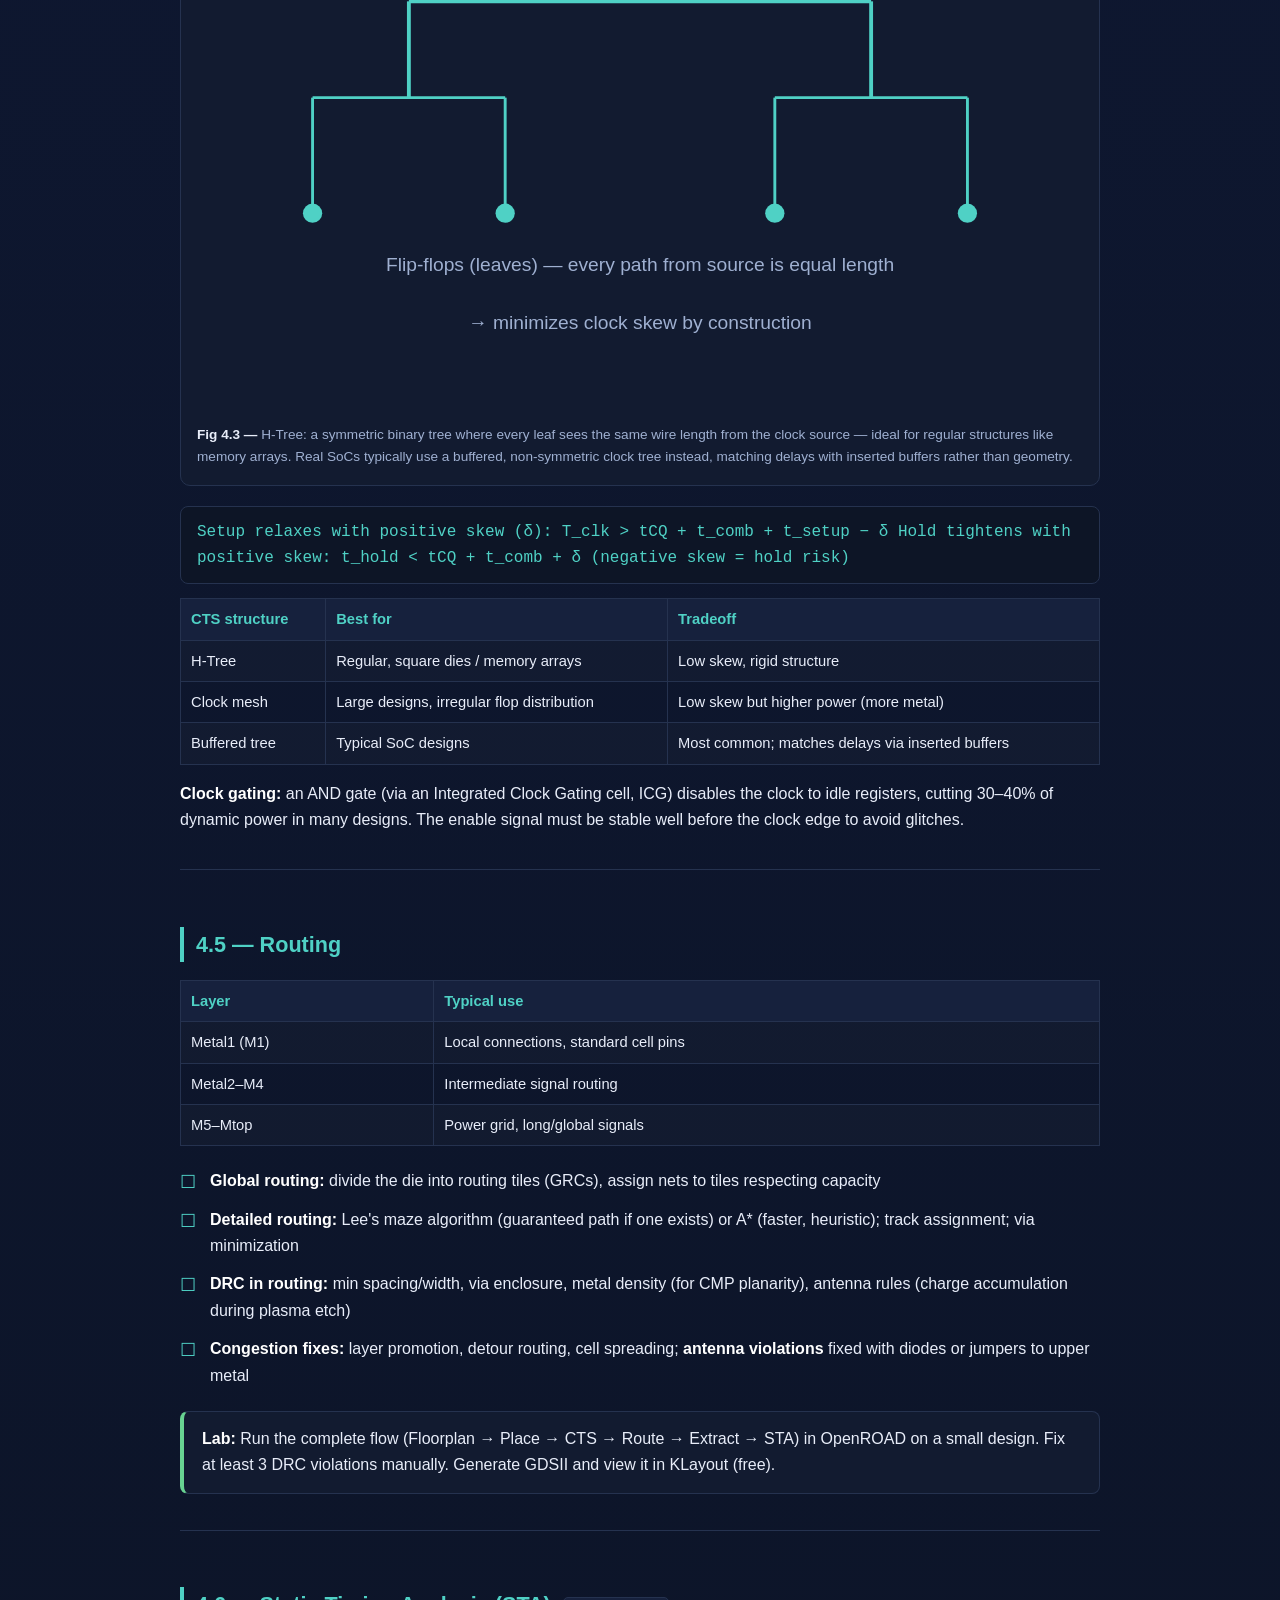
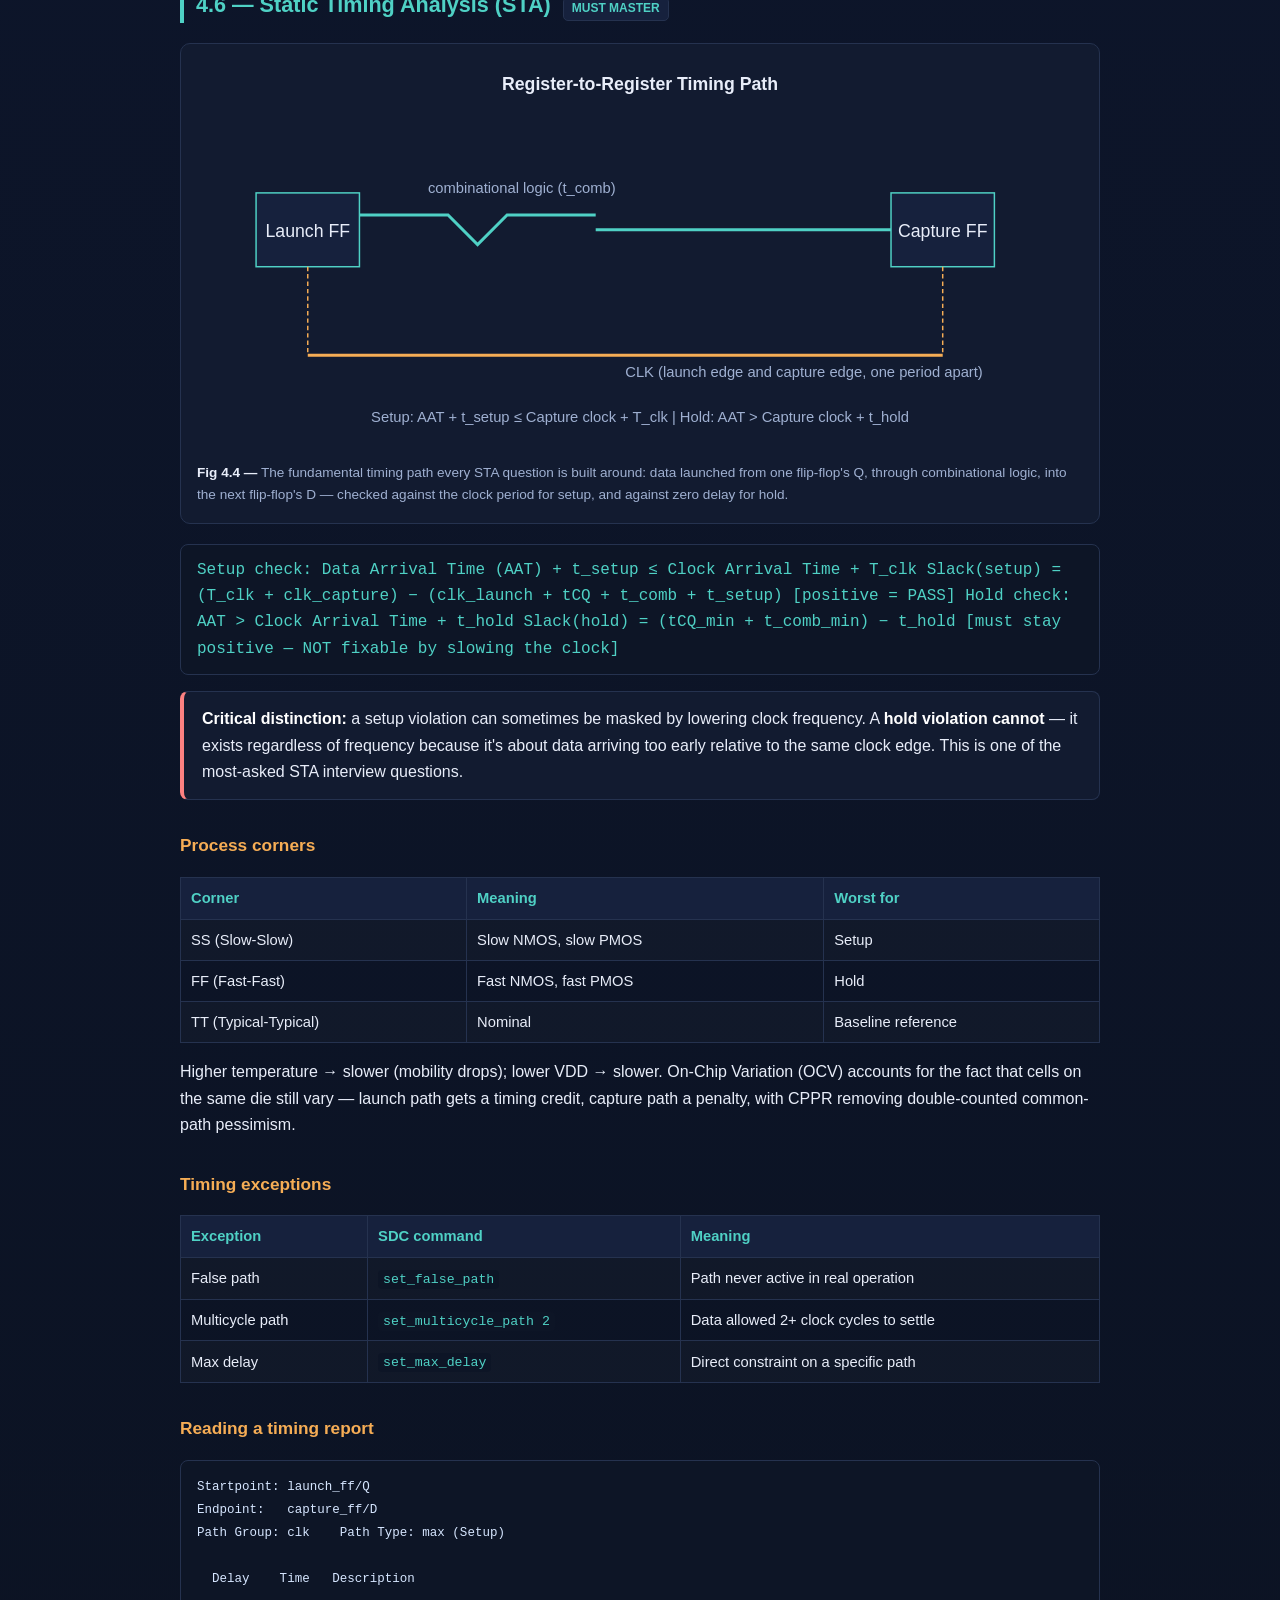
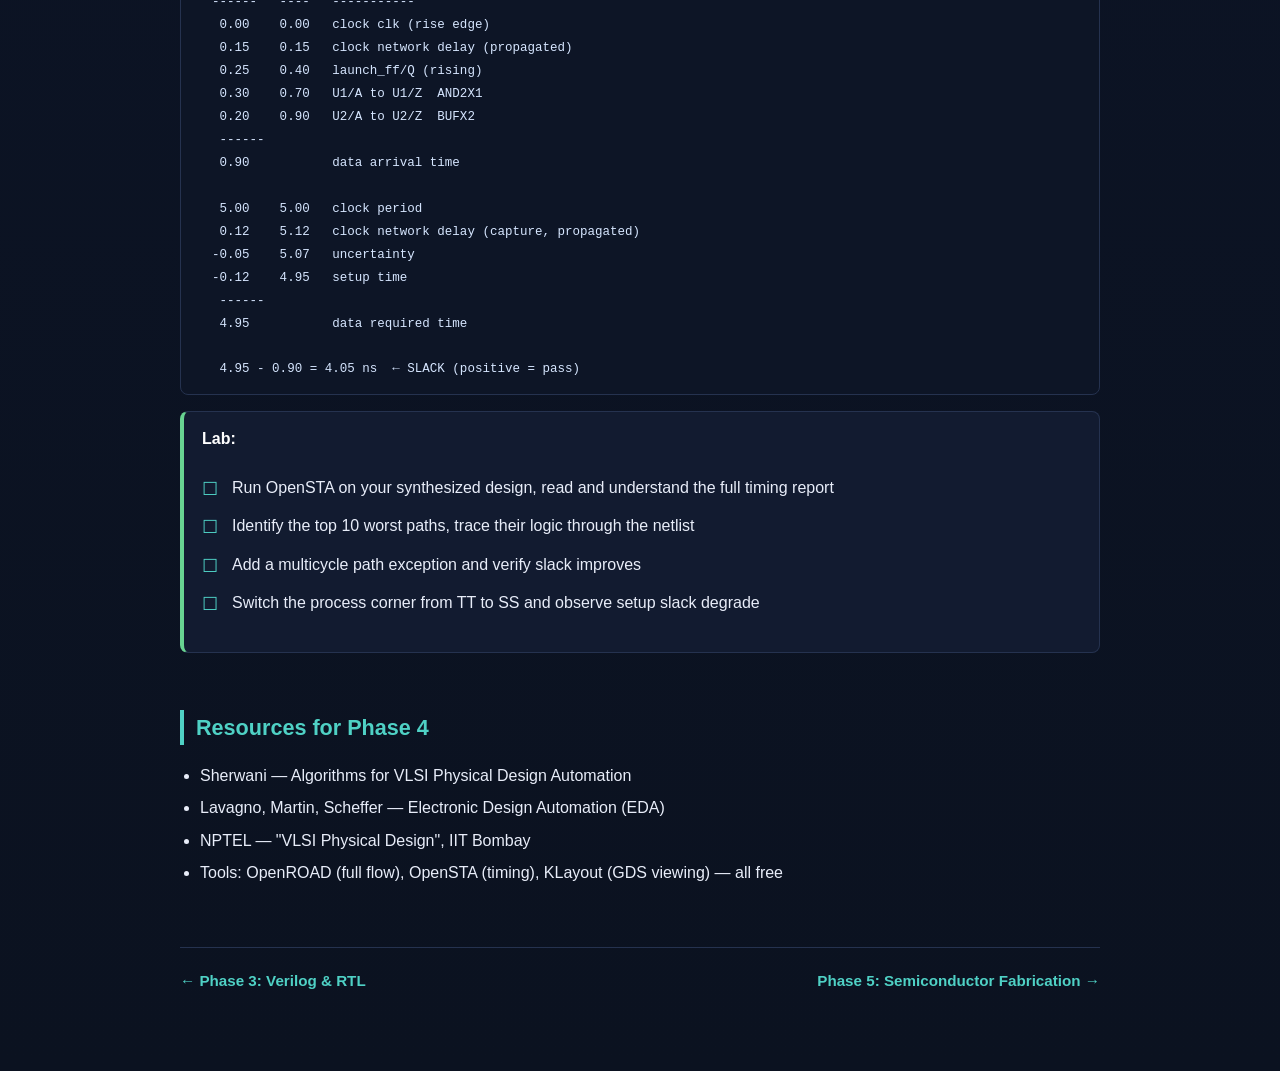
<file: docs/vlsi_04_physical_design.html>
<!DOCTYPE html>
<html lang="en">
<head>
<meta charset="UTF-8">
<title>Phase 4 — Physical Design & STA | VLSI Course</title>
<meta name="viewport" content="width=device-width, initial-scale=1.0">
<link rel="stylesheet" href="vlsi_style.css">
</head>
<body>
<div class="topnav">
  <span class="brand">⚡ VLSI Course</span>
  <a href="index.html">Home</a>
  <a href="vlsi_01_electronics_cmos.html">1. CMOS Refresh</a>
  <a href="vlsi_02_memory_arithmetic.html">2. Memory & Arithmetic</a>
  <a href="vlsi_03_verilog_rtl.html">3. Verilog & RTL</a>
  <a href="vlsi_04_physical_design.html" class="current">4. Physical Design</a>
  <a href="vlsi_05_fabrication.html">5. Fabrication</a>
  <a href="vlsi_06_dft_lowpower.html">6. DFT & Low Power</a>
  <a href="vlsi_07_08_projects_nptel.html">7&8. Projects & NPTEL</a>
</div>

<div class="wrap">
<h1>Phase 4 — Physical Design & Static Timing Analysis
  <span class="sub">Floorplan → Placement → CTS → Routing → Signoff. The core "chip design" job skillset. Duration: 8 weeks.</span>
</h1>

<h2>4.1 — Physical Design Flow Overview</h2>

<div class="figure">
<svg viewBox="0 0 560 420" xmlns="http://www.w3.org/2000/svg">
  <style>.lbl{font-family:Segoe UI,sans-serif;font-size:13px;fill:var(--text);} .lbl-m{font-family:Segoe UI,sans-serif;font-size:10px;fill:var(--muted);}</style>
  <!-- stages -->
  <g>
    <rect x="140" y="10" width="280" height="40" rx="6" fill="var(--panel2)" stroke="var(--accent)"/>
    <text x="280" y="35" class="lbl" text-anchor="middle">Synthesized Netlist + LEF/DEF + Liberty</text>
  </g>
  <line x1="280" y1="50" x2="280" y2="68" stroke="var(--muted)" marker-end="url(#a5)"/>

  <rect x="140" y="68" width="280" height="40" rx="6" fill="var(--panel2)" stroke="var(--nmos)"/>
  <text x="280" y="93" class="lbl" text-anchor="middle">1. FLOORPLANNING</text>
  <line x1="280" y1="108" x2="280" y2="126" stroke="var(--muted)" marker-end="url(#a5)"/>

  <rect x="140" y="126" width="280" height="40" rx="6" fill="var(--panel2)" stroke="var(--nmos)"/>
  <text x="280" y="151" class="lbl" text-anchor="middle">2. PLACEMENT</text>
  <line x1="280" y1="166" x2="280" y2="184" stroke="var(--muted)" marker-end="url(#a5)"/>

  <rect x="140" y="184" width="280" height="40" rx="6" fill="var(--panel2)" stroke="var(--accent2)"/>
  <text x="280" y="209" class="lbl" text-anchor="middle">3. CLOCK TREE SYNTHESIS (CTS)</text>
  <line x1="280" y1="224" x2="280" y2="242" stroke="var(--muted)" marker-end="url(#a5)"/>

  <rect x="140" y="242" width="280" height="40" rx="6" fill="var(--panel2)" stroke="var(--nmos)"/>
  <text x="280" y="267" class="lbl" text-anchor="middle">4. ROUTING</text>
  <line x1="280" y1="282" x2="280" y2="300" stroke="var(--muted)" marker-end="url(#a5)"/>

  <rect x="140" y="300" width="280" height="40" rx="6" fill="var(--panel2)" stroke="var(--accent3)"/>
  <text x="280" y="325" class="lbl" text-anchor="middle">5. SIGNOFF (STA, Power, DRC/LVS)</text>
  <line x1="280" y1="340" x2="280" y2="358" stroke="var(--muted)" marker-end="url(#a5)"/>

  <rect x="140" y="358" width="280" height="40" rx="6" fill="var(--panel2)" stroke="var(--good)"/>
  <text x="280" y="383" class="lbl" text-anchor="middle">6. GDSII → Tape-out to Foundry</text>

  <defs><marker id="a5" markerWidth="8" markerHeight="8" refX="6" refY="3" orient="auto"><path d="M0,0 L6,3 L0,6 z" fill="var(--muted)"/></marker></defs>
</svg>
<div class="caption"><b>Fig 4.1 —</b> Complete physical design flow. Each stage feeds forward but also loops back — e.g. routing congestion can force you back to placement, and STA failures can force ECO changes at any stage.</div>
</div>

<h3>Key file formats</h3>
<table>
<tr><th>Format</th><th>Contains</th></tr>
<tr><td>LEF</td><td>Technology rules, cell abstracts (Library Exchange Format)</td></tr>
<tr><td>DEF</td><td>Placement and routing data (Design Exchange Format)</td></tr>
<tr><td>GDSII</td><td>Final layout database sent to the foundry</td></tr>
<tr><td>SDF</td><td>Standard Delay Format — annotated timing for simulation</td></tr>
<tr><td>SPEF</td><td>Standard Parasitic Exchange Format — extracted RC parasitics</td></tr>
<tr><td>SDC</td><td>Design constraints, carried through the entire flow</td></tr>
</table>

<hr>

<h2>4.2 — Floorplanning <em class="tag badge-industry">Industry Core</em></h2>

<div class="figure">
<svg viewBox="0 0 560 320" xmlns="http://www.w3.org/2000/svg">
  <style>.lbl{font-family:Segoe UI,sans-serif;font-size:12px;fill:var(--text);} .lbl-m{font-family:Segoe UI,sans-serif;font-size:10px;fill:var(--muted);}</style>
  <!-- die -->
  <rect x="40" y="20" width="480" height="280" fill="none" stroke="var(--text)" stroke-width="2"/>
  <text x="280" y="14" class="lbl" text-anchor="middle">Die boundary</text>

  <!-- I/O pads -->
  <g fill="var(--accent2)">
    <rect x="40" y="20" width="480" height="10"/>
    <rect x="40" y="290" width="480" height="10"/>
    <rect x="40" y="20" width="10" height="280"/>
    <rect x="510" y="20" width="10" height="280"/>
  </g>
  <text x="280" y="35" class="lbl-m" text-anchor="middle" fill="#0b1220">I/O pads around die boundary</text>

  <!-- power ring -->
  <rect x="55" y="35" width="450" height="250" fill="none" stroke="var(--nmos)" stroke-dasharray="4 3" stroke-width="2"/>
  <text x="90" y="50" class="lbl-m" fill="var(--nmos)">VDD/VSS ring</text>

  <!-- macros -->
  <rect x="90" y="70" width="140" height="90" fill="var(--panel2)" stroke="var(--accent)"/>
  <text x="160" y="120" class="lbl" text-anchor="middle">Macro (SRAM)</text>

  <rect x="330" y="180" width="140" height="90" fill="var(--panel2)" stroke="var(--accent)"/>
  <text x="400" y="230" class="lbl" text-anchor="middle">Macro (SRAM)</text>

  <!-- halo -->
  <rect x="80" y="60" width="160" height="110" fill="none" stroke="var(--accent3)" stroke-dasharray="2 2"/>
  <text x="245" y="65" class="lbl-m" fill="var(--accent3)">halo/keepout</text>

  <!-- standard cell rows -->
  <g stroke="var(--muted)" stroke-width="1" opacity="0.5">
    <line x1="270" y1="90" x2="500" y2="90"/>
    <line x1="270" y1="105" x2="500" y2="105"/>
    <line x1="270" y1="120" x2="500" y2="120"/>
    <line x1="90" y1="200" x2="310" y2="200"/>
    <line x1="90" y1="215" x2="310" y2="215"/>
    <line x1="90" y1="230" x2="310" y2="230"/>
    <line x1="90" y1="245" x2="500" y2="245"/>
    <line x1="90" y1="260" x2="500" y2="260"/>
  </g>
  <text x="380" y="105" class="lbl-m">std cell rows</text>
</svg>
<div class="caption"><b>Fig 4.2 —</b> Floorplan: die area, I/O pad ring, power (VDD/VSS) ring and stripes, macro placement with keepout halos, and standard cell rows filling the remaining core area. Utilization target is typically 60–80%.</div>
</div>

<h3>Key concepts</h3>
<ul class="checklist">
<li>Core area = cell area / target utilization; aspect ratio = height/width</li>
<li>I/O planning: pad placement, bus ordering, differential pair and analog isolation constraints</li>
<li>Power planning: VDD/VSS rings + stripes, IR drop must stay &lt; ~10% of VDD, decoupling caps filter supply noise</li>
<li>Well ties / substrate contacts prevent latch-up</li>
<li>Macro placement (hard macros like SRAM) happens first, with a halo/keepout and routing channel reserved around them</li>
</ul>

<hr>

<h2>4.3 — Placement</h2>
<ul class="checklist">
<li><strong>Global placement:</strong> simulated annealing, force-directed, min-cut partitioning, or modern analytical (quadratic wirelength) placement</li>
<li><strong>Legalization:</strong> snap cells to the site grid, resolve overlaps, preserve relative ordering</li>
<li><strong>Detailed placement:</strong> local swaps/shifts to improve timing on critical paths</li>
<li><strong>Quality metrics:</strong> HPWL (Half-Perimeter Wire Length) as a wirelength proxy, congestion maps, pre-CTS timing estimate</li>
</ul>

<div class="callout tip"><strong>Lab:</strong> Run placement in OpenROAD on a small design (RISC-V core or AES). View the placement GUI, identify congestion hotspots, and read the timing report after placement.</div>

<hr>

<h2>4.4 — Clock Tree Synthesis (CTS) <em class="tag badge-nptel">NPTEL + Industry</em></h2>

<div class="figure">
<svg viewBox="0 0 460 300" xmlns="http://www.w3.org/2000/svg">
  <style>.lbl{font-family:Segoe UI,sans-serif;font-size:11px;fill:var(--text);} .lbl-m{font-family:Segoe UI,sans-serif;font-size:10px;fill:var(--muted);}</style>
  <text x="230" y="20" class="lbl" text-anchor="middle" font-weight="700" fill="var(--accent)" font-size="14">H-Tree Clock Distribution</text>
  <circle cx="230" cy="45" r="5" fill="var(--accent2)"/>
  <text x="230" y="35" class="lbl-m" text-anchor="middle">Clock source</text>

  <line x1="230" y1="50" x2="230" y2="90" stroke="var(--accent)" stroke-width="2"/>
  <line x1="110" y1="90" x2="350" y2="90" stroke="var(--accent)" stroke-width="2"/>
  <line x1="110" y1="90" x2="110" y2="140" stroke="var(--accent)" stroke-width="2"/>
  <line x1="350" y1="90" x2="350" y2="140" stroke="var(--accent)" stroke-width="2"/>

  <line x1="60" y1="140" x2="160" y2="140" stroke="var(--accent)" stroke-width="1.5"/>
  <line x1="300" y1="140" x2="400" y2="140" stroke="var(--accent)" stroke-width="1.5"/>

  <line x1="60" y1="140" x2="60" y2="200" stroke="var(--accent)" stroke-width="1.5"/>
  <line x1="160" y1="140" x2="160" y2="200" stroke="var(--accent)" stroke-width="1.5"/>
  <line x1="300" y1="140" x2="300" y2="200" stroke="var(--accent)" stroke-width="1.5"/>
  <line x1="400" y1="140" x2="400" y2="200" stroke="var(--accent)" stroke-width="1.5"/>

  <g fill="var(--nmos)">
    <circle cx="60" cy="200" r="5"/><circle cx="160" cy="200" r="5"/>
    <circle cx="300" cy="200" r="5"/><circle cx="400" cy="200" r="5"/>
  </g>
  <text x="230" y="230" class="lbl-m" text-anchor="middle">Flip-flops (leaves) — every path from source is equal length</text>
  <text x="230" y="260" class="lbl-m" text-anchor="middle">→ minimizes clock skew by construction</text>
</svg>
<div class="caption"><b>Fig 4.3 —</b> H-Tree: a symmetric binary tree where every leaf sees the same wire length from the clock source — ideal for regular structures like memory arrays. Real SoCs typically use a buffered, non-symmetric clock tree instead, matching delays with inserted buffers rather than geometry.</div>
</div>

<div class="formula">
Setup relaxes with positive skew (δ):  T_clk &gt; tCQ + t_comb + t_setup − δ
Hold tightens with positive skew:      t_hold &lt; tCQ + t_comb + δ   (negative skew = hold risk)
</div>

<table>
<tr><th>CTS structure</th><th>Best for</th><th>Tradeoff</th></tr>
<tr><td>H-Tree</td><td>Regular, square dies / memory arrays</td><td>Low skew, rigid structure</td></tr>
<tr><td>Clock mesh</td><td>Large designs, irregular flop distribution</td><td>Low skew but higher power (more metal)</td></tr>
<tr><td>Buffered tree</td><td>Typical SoC designs</td><td>Most common; matches delays via inserted buffers</td></tr>
</table>

<p><strong>Clock gating:</strong> an AND gate (via an Integrated Clock Gating cell, ICG) disables the clock to idle registers, cutting 30–40% of dynamic power in many designs. The enable signal must be stable well before the clock edge to avoid glitches.</p>

<hr>

<h2>4.5 — Routing</h2>
<table>
<tr><th>Layer</th><th>Typical use</th></tr>
<tr><td>Metal1 (M1)</td><td>Local connections, standard cell pins</td></tr>
<tr><td>Metal2–M4</td><td>Intermediate signal routing</td></tr>
<tr><td>M5–Mtop</td><td>Power grid, long/global signals</td></tr>
</table>

<ul class="checklist">
<li><strong>Global routing:</strong> divide the die into routing tiles (GRCs), assign nets to tiles respecting capacity</li>
<li><strong>Detailed routing:</strong> Lee's maze algorithm (guaranteed path if one exists) or A* (faster, heuristic); track assignment; via minimization</li>
<li><strong>DRC in routing:</strong> min spacing/width, via enclosure, metal density (for CMP planarity), antenna rules (charge accumulation during plasma etch)</li>
<li><strong>Congestion fixes:</strong> layer promotion, detour routing, cell spreading; <strong>antenna violations</strong> fixed with diodes or jumpers to upper metal</li>
</ul>

<div class="callout tip"><strong>Lab:</strong> Run the complete flow (Floorplan → Place → CTS → Route → Extract → STA) in OpenROAD on a small design. Fix at least 3 DRC violations manually. Generate GDSII and view it in KLayout (free).</div>

<hr>

<h2>4.6 — Static Timing Analysis (STA) <em class="tag badge-nptel">MUST MASTER</em></h2>

<div class="figure">
<svg viewBox="0 0 600 260" xmlns="http://www.w3.org/2000/svg">
  <style>.lbl{font-family:Segoe UI,sans-serif;font-size:12px;fill:var(--text);} .lbl-m{font-family:Segoe UI,sans-serif;font-size:10px;fill:var(--muted);}</style>
  <text x="300" y="20" class="lbl" text-anchor="middle" font-weight="700" fill="var(--accent)">Register-to-Register Timing Path</text>

  <rect x="40" y="90" width="70" height="50" fill="var(--panel2)" stroke="var(--nmos)"/>
  <text x="75" y="120" class="lbl" text-anchor="middle">Launch FF</text>

  <path d="M 110 105 h 60 l 20 20 l 20 -20 h 60" fill="none" stroke="var(--accent)" stroke-width="2"/>
  <text x="220" y="90" class="lbl-m" text-anchor="middle">combinational logic (t_comb)</text>

  <rect x="470" y="90" width="70" height="50" fill="var(--panel2)" stroke="var(--nmos)"/>
  <text x="505" y="120" class="lbl" text-anchor="middle">Capture FF</text>
  <line x1="270" y1="115" x2="470" y2="115" stroke="var(--accent)" stroke-width="2"/>

  <!-- clock line -->
  <line x1="75" y1="140" x2="75" y2="200" stroke="var(--accent2)" stroke-dasharray="3 2"/>
  <line x1="505" y1="140" x2="505" y2="200" stroke="var(--accent2)" stroke-dasharray="3 2"/>
  <line x1="75" y1="200" x2="505" y2="200" stroke="var(--accent2)" stroke-width="2"/>
  <text x="290" y="215" class="lbl-m" fill="var(--accent2)">CLK (launch edge and capture edge, one period apart)</text>

  <text x="300" y="245" class="lbl-m" text-anchor="middle">Setup: AAT + t_setup ≤ Capture clock + T_clk   |   Hold: AAT &gt; Capture clock + t_hold</text>
</svg>
<div class="caption"><b>Fig 4.4 —</b> The fundamental timing path every STA question is built around: data launched from one flip-flop's Q, through combinational logic, into the next flip-flop's D — checked against the clock period for setup, and against zero delay for hold.</div>
</div>

<div class="formula">
Setup check:  Data Arrival Time (AAT) + t_setup ≤ Clock Arrival Time + T_clk
Slack(setup) = (T_clk + clk_capture) − (clk_launch + tCQ + t_comb + t_setup)     [positive = PASS]

Hold check:   AAT &gt; Clock Arrival Time + t_hold
Slack(hold)  = (tCQ_min + t_comb_min) − t_hold      [must stay positive — NOT fixable by slowing the clock]
</div>

<div class="callout warn"><strong>Critical distinction:</strong> a setup violation can sometimes be masked by lowering clock frequency. A <strong>hold violation cannot</strong> — it exists regardless of frequency because it's about data arriving too early relative to the same clock edge. This is one of the most-asked STA interview questions.</div>

<h3>Process corners</h3>
<table>
<tr><th>Corner</th><th>Meaning</th><th>Worst for</th></tr>
<tr><td>SS (Slow-Slow)</td><td>Slow NMOS, slow PMOS</td><td>Setup</td></tr>
<tr><td>FF (Fast-Fast)</td><td>Fast NMOS, fast PMOS</td><td>Hold</td></tr>
<tr><td>TT (Typical-Typical)</td><td>Nominal</td><td>Baseline reference</td></tr>
</table>
<p>Higher temperature → slower (mobility drops); lower VDD → slower. On-Chip Variation (OCV) accounts for the fact that cells on the same die still vary — launch path gets a timing credit, capture path a penalty, with CPPR removing double-counted common-path pessimism.</p>

<h3>Timing exceptions</h3>
<table>
<tr><th>Exception</th><th>SDC command</th><th>Meaning</th></tr>
<tr><td>False path</td><td><code>set_false_path</code></td><td>Path never active in real operation</td></tr>
<tr><td>Multicycle path</td><td><code>set_multicycle_path 2</code></td><td>Data allowed 2+ clock cycles to settle</td></tr>
<tr><td>Max delay</td><td><code>set_max_delay</code></td><td>Direct constraint on a specific path</td></tr>
</table>

<h3>Reading a timing report</h3>
<pre><code>Startpoint: launch_ff/Q
Endpoint:   capture_ff/D
Path Group: clk    Path Type: max (Setup)

  Delay    Time   Description
  ------   ----   -----------
   0.00    0.00   clock clk (rise edge)
   0.15    0.15   clock network delay (propagated)
   0.25    0.40   launch_ff/Q (rising)
   0.30    0.70   U1/A to U1/Z  AND2X1
   0.20    0.90   U2/A to U2/Z  BUFX2
   ------
   0.90           data arrival time

   5.00    5.00   clock period
   0.12    5.12   clock network delay (capture, propagated)
  -0.05    5.07   uncertainty
  -0.12    4.95   setup time
   ------
   4.95           data required time

   4.95 - 0.90 = 4.05 ns  ← SLACK (positive = pass)</code></pre>

<div class="callout tip"><strong>Lab:</strong>
<ul class="checklist">
<li>Run OpenSTA on your synthesized design, read and understand the full timing report</li>
<li>Identify the top 10 worst paths, trace their logic through the netlist</li>
<li>Add a multicycle path exception and verify slack improves</li>
<li>Switch the process corner from TT to SS and observe setup slack degrade</li>
</ul>
</div>

<h2>Resources for Phase 4</h2>
<ul class="resource-list">
<li>Sherwani — Algorithms for VLSI Physical Design Automation</li>
<li>Lavagno, Martin, Scheffer — Electronic Design Automation (EDA)</li>
<li>NPTEL — "VLSI Physical Design", IIT Bombay</li>
<li>Tools: OpenROAD (full flow), OpenSTA (timing), KLayout (GDS viewing) — all free</li>
</ul>

<div class="footer-nav">
  <a href="vlsi_03_verilog_rtl.html">← Phase 3: Verilog & RTL</a>
  <a href="vlsi_05_fabrication.html">Phase 5: Semiconductor Fabrication →</a>
</div>
</div>
</body>
</html>
</file>
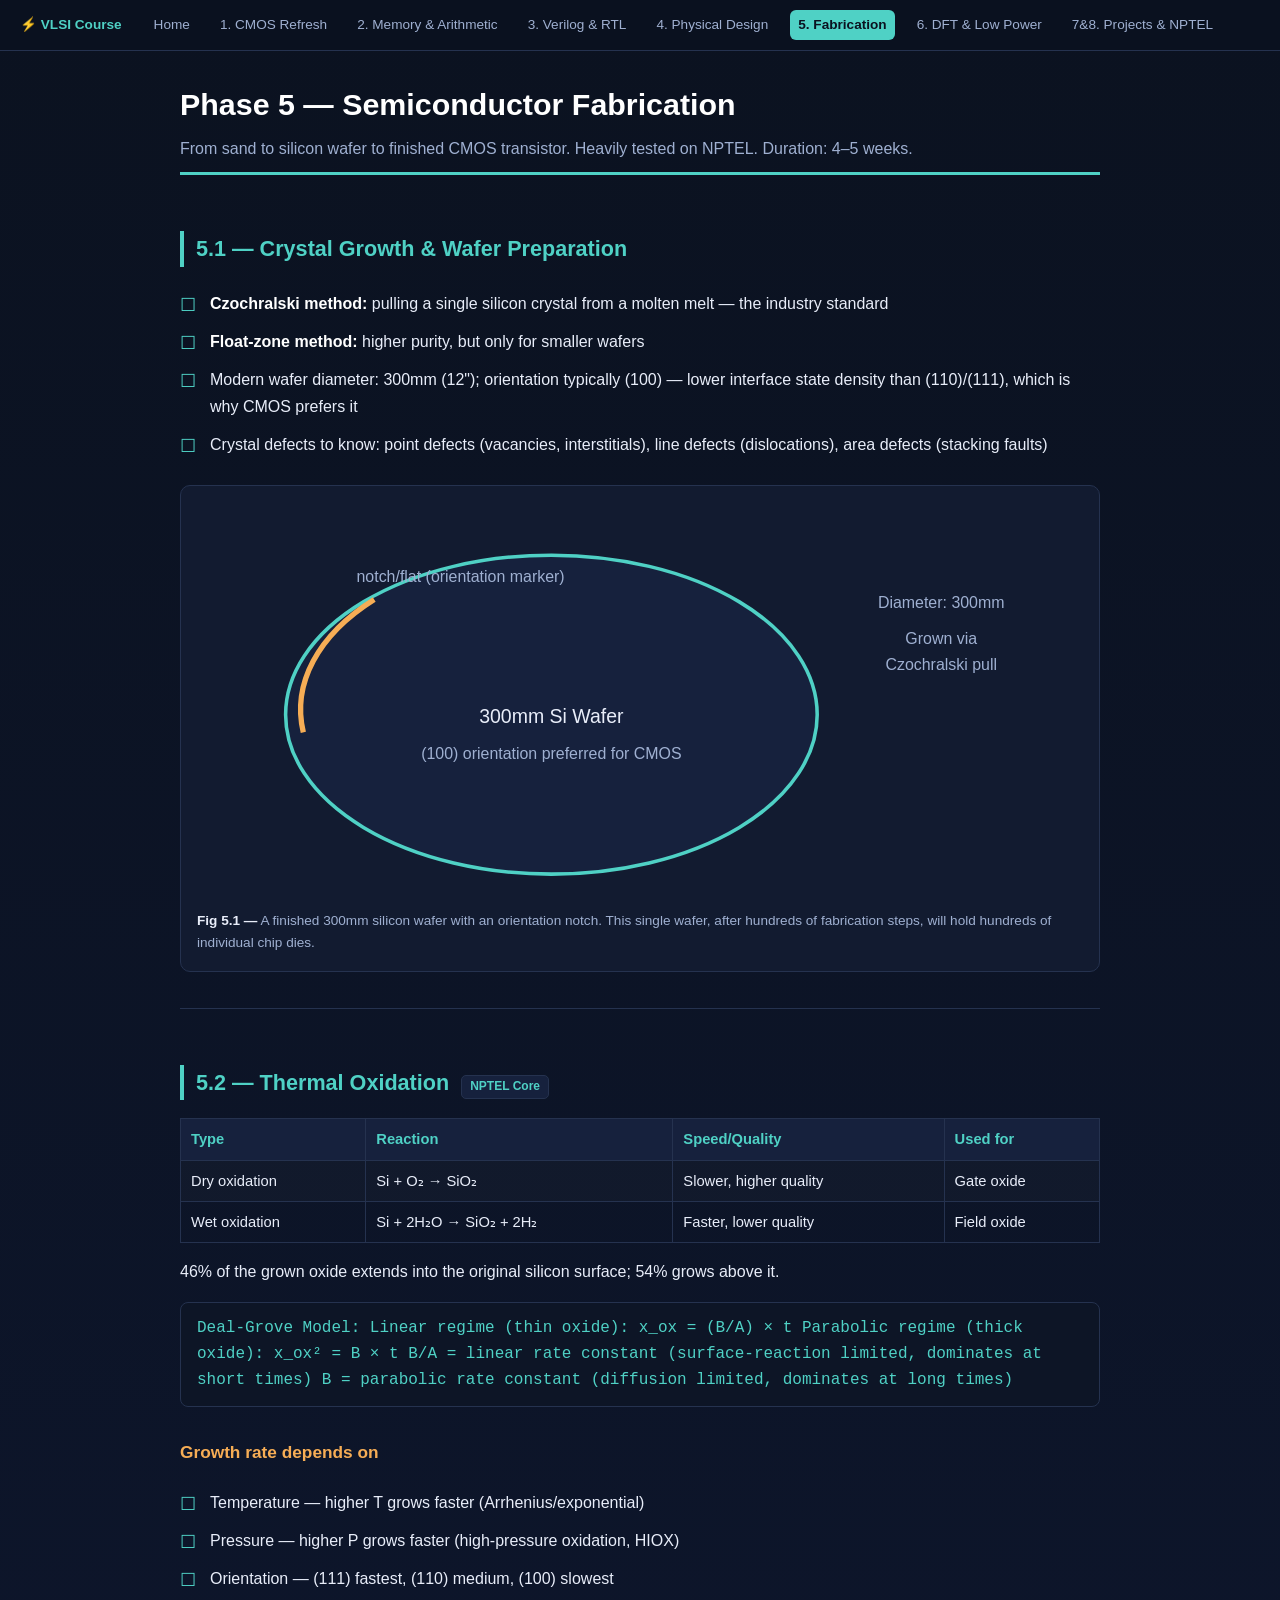
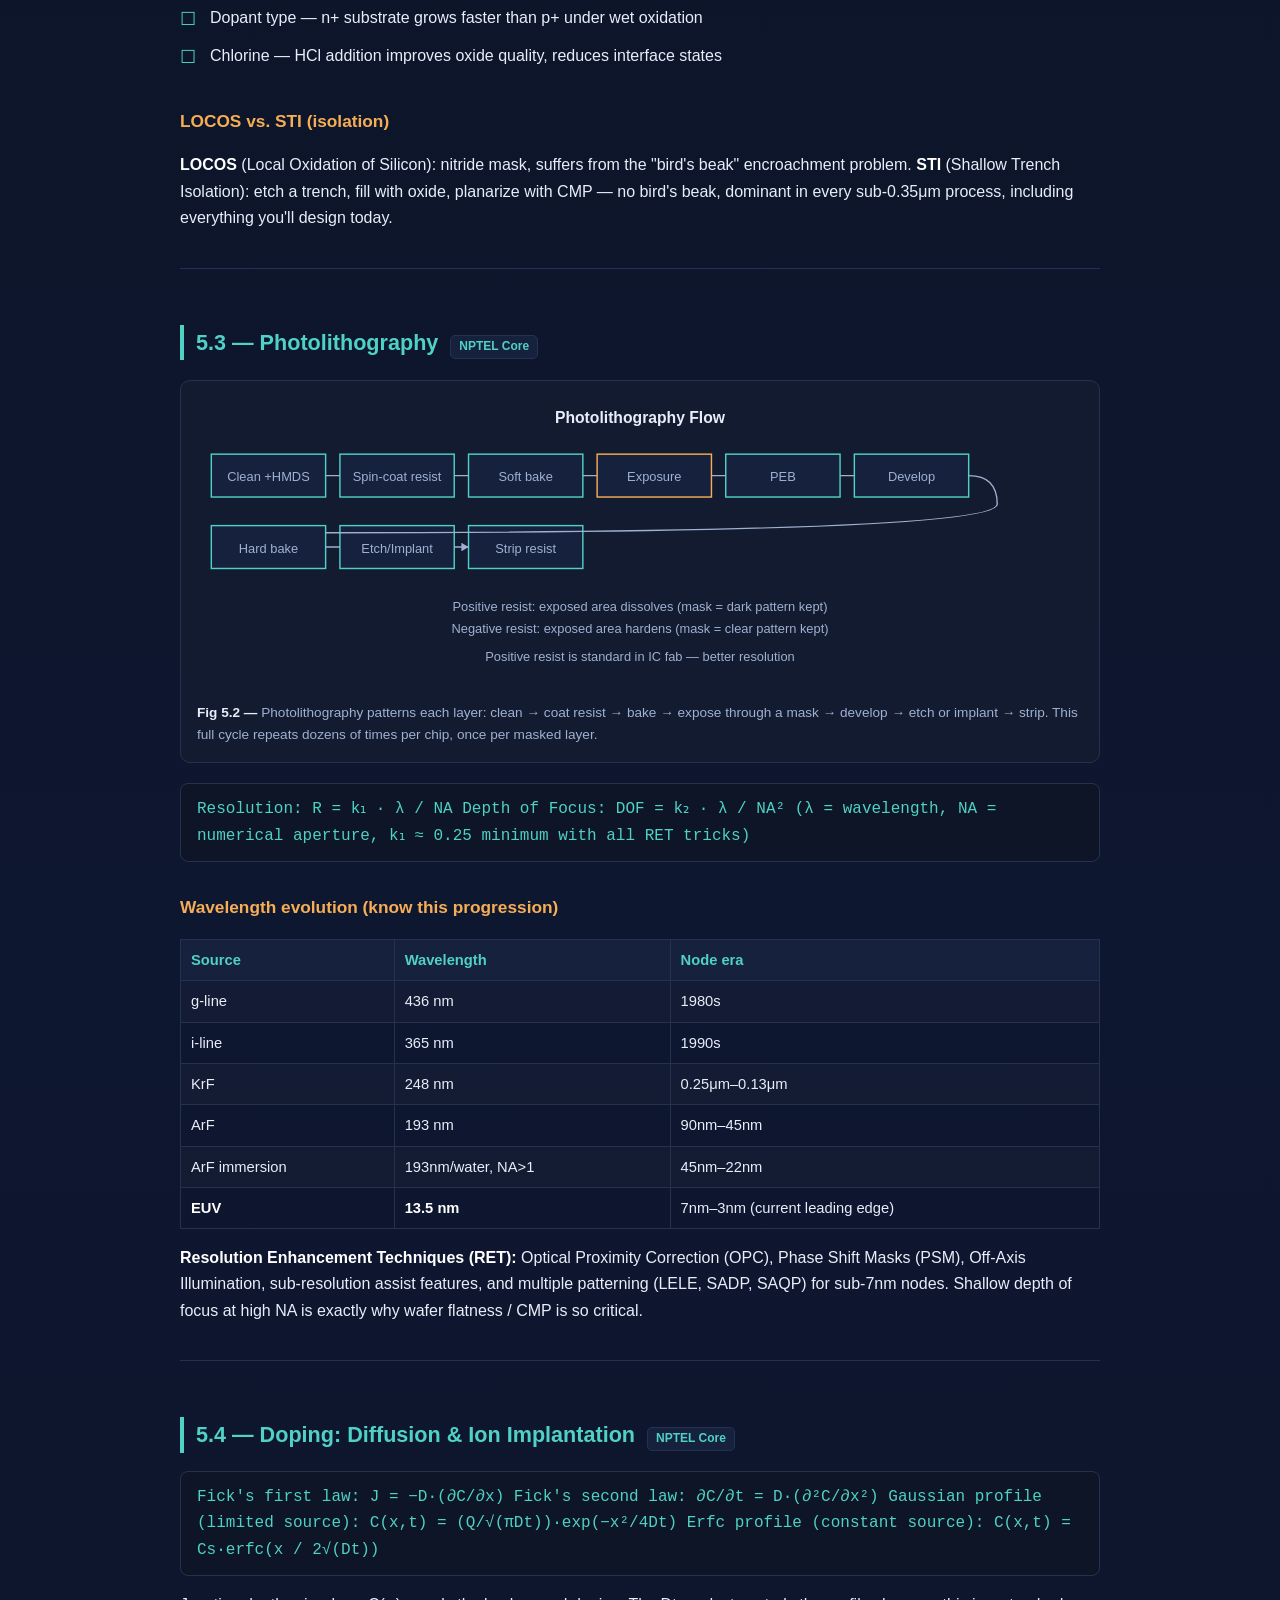
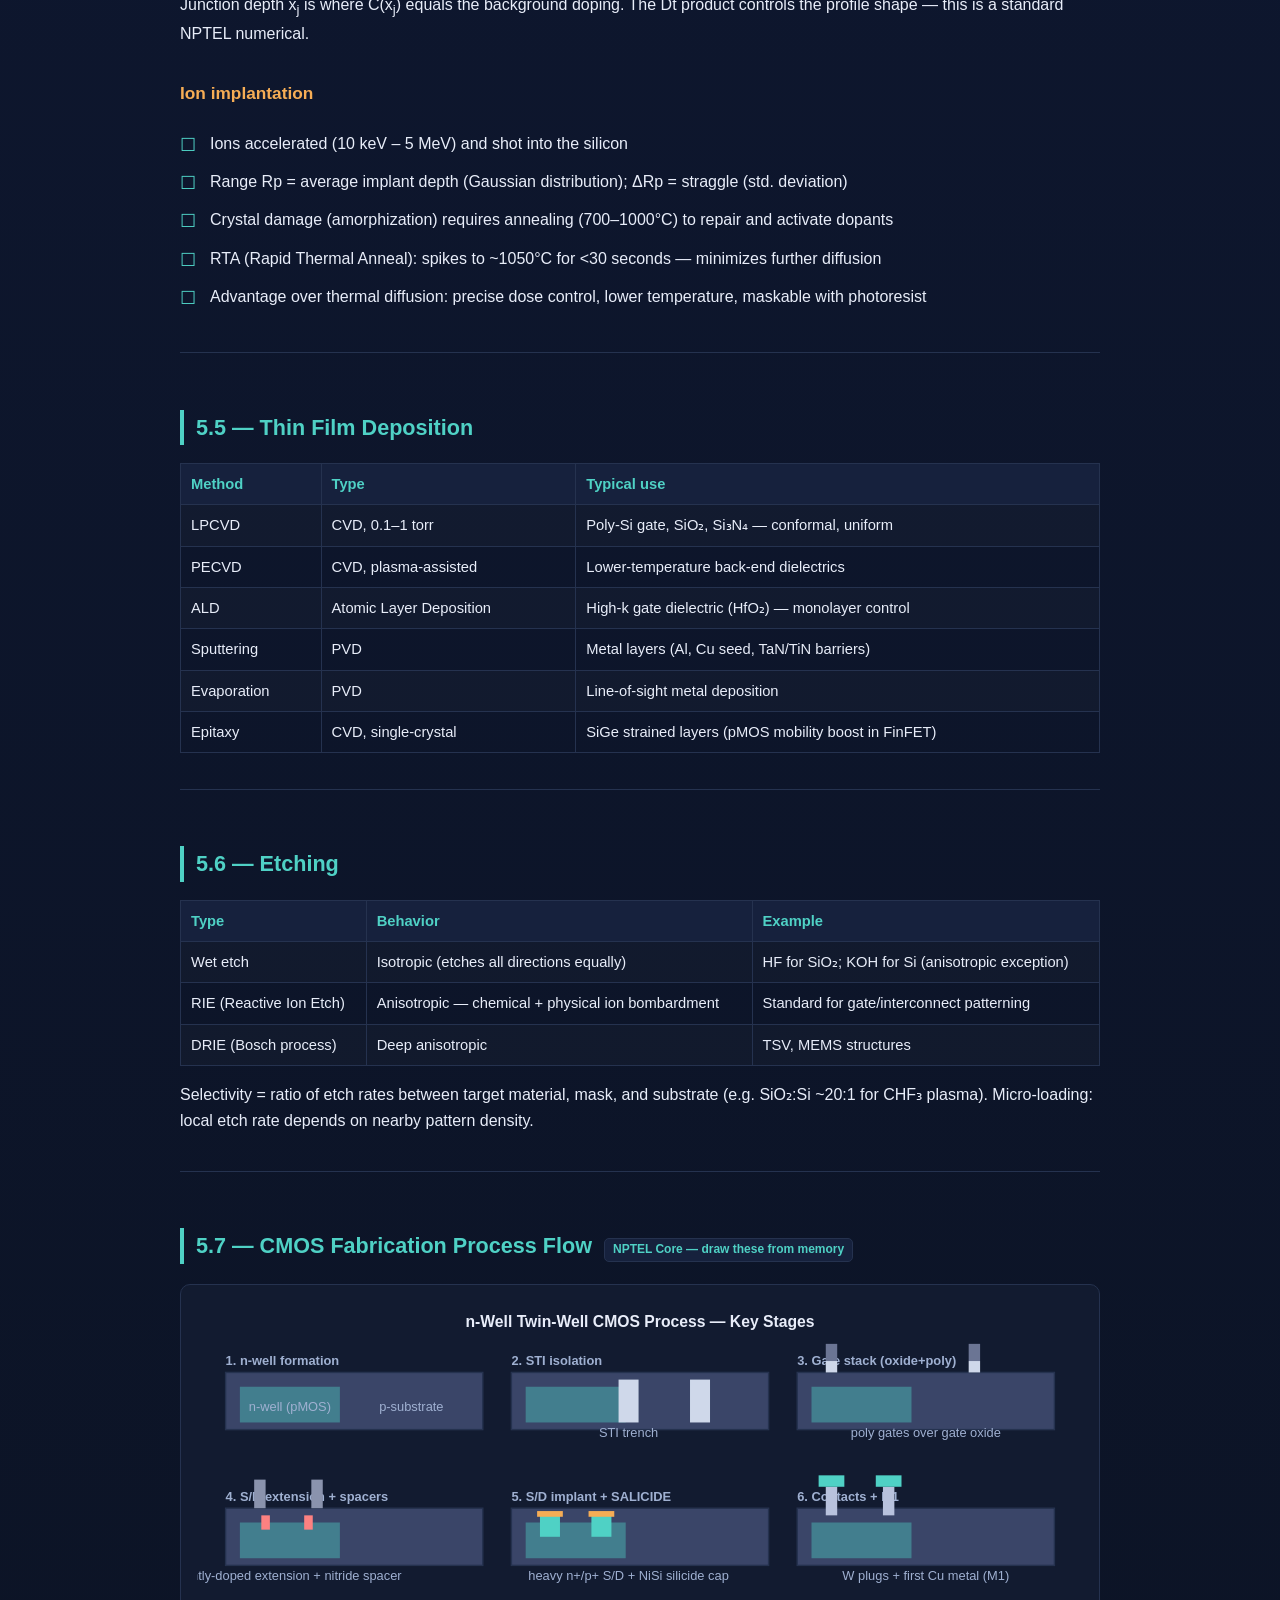
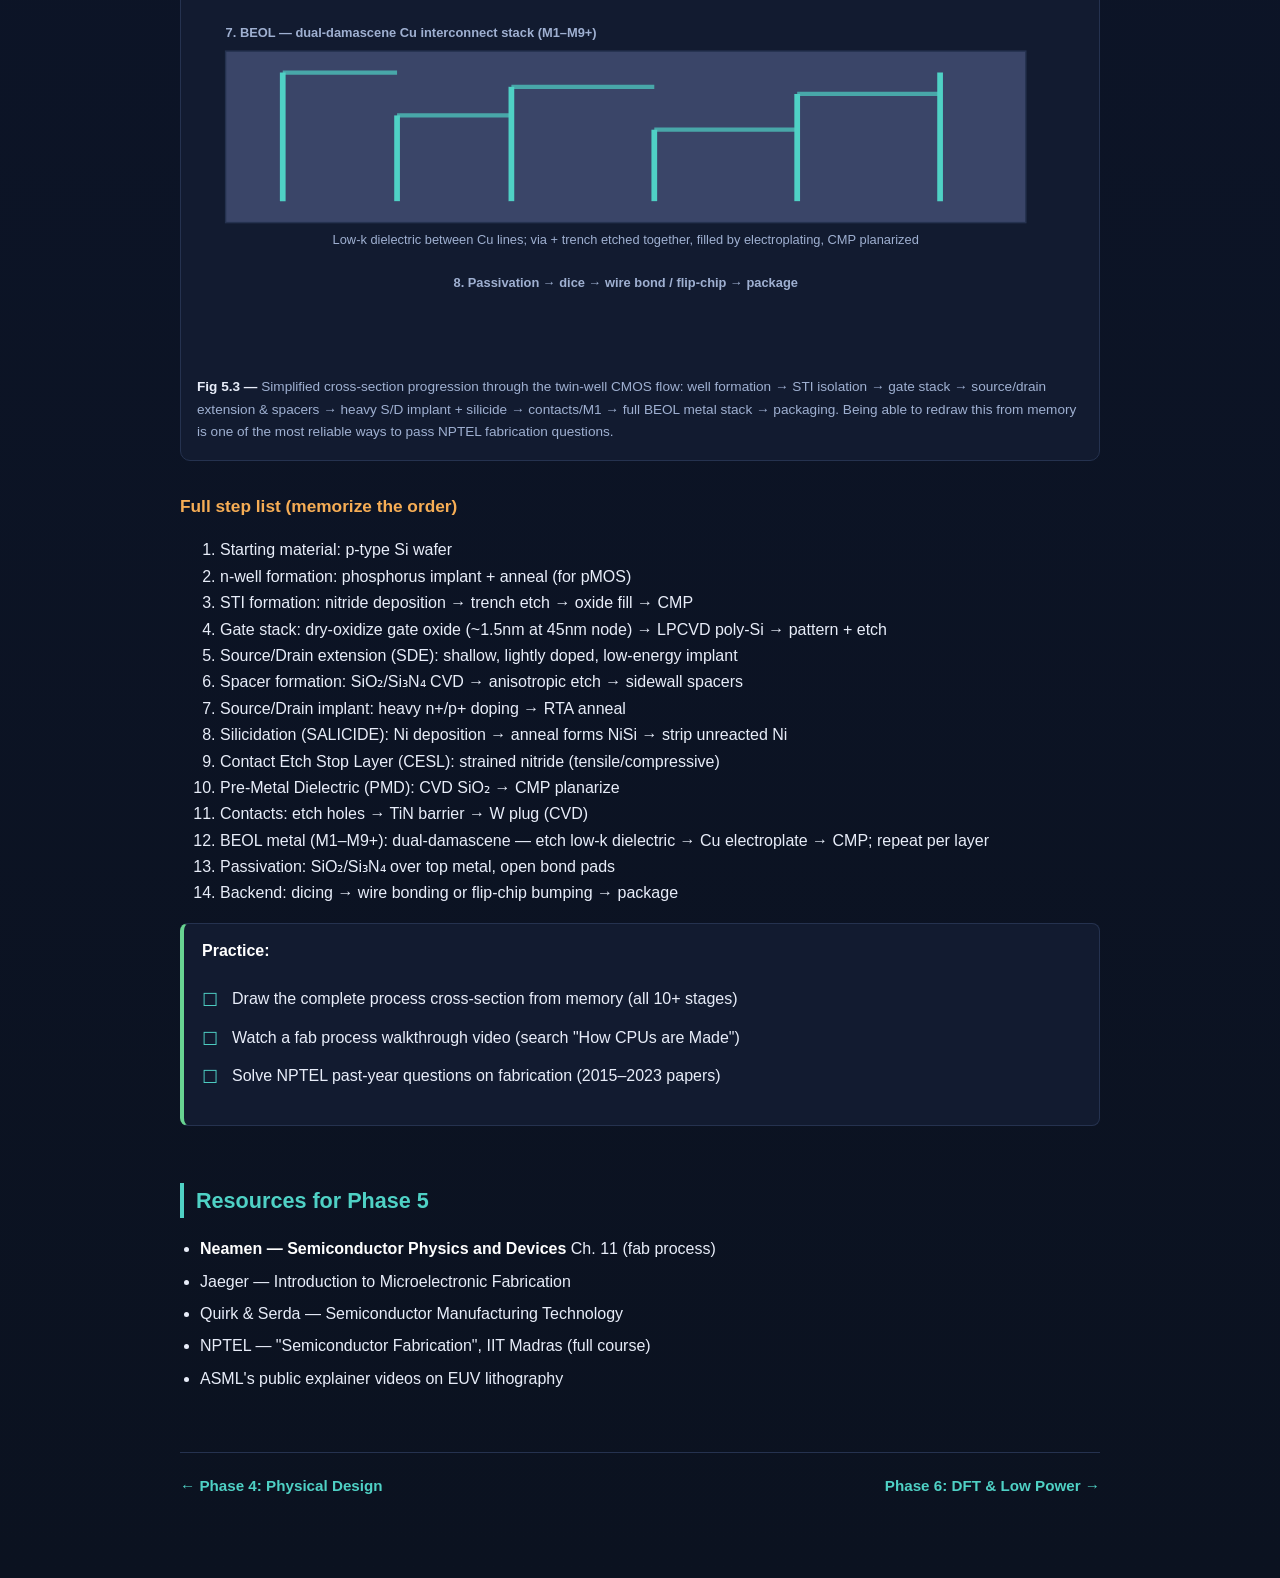
<file: docs/vlsi_05_fabrication.html>
<!DOCTYPE html>
<html lang="en">
<head>
<meta charset="UTF-8">
<title>Phase 5 — Semiconductor Fabrication | VLSI Course</title>
<meta name="viewport" content="width=device-width, initial-scale=1.0">
<link rel="stylesheet" href="vlsi_style.css">
</head>
<body>
<div class="topnav">
  <span class="brand">⚡ VLSI Course</span>
  <a href="index.html">Home</a>
  <a href="vlsi_01_electronics_cmos.html">1. CMOS Refresh</a>
  <a href="vlsi_02_memory_arithmetic.html">2. Memory & Arithmetic</a>
  <a href="vlsi_03_verilog_rtl.html">3. Verilog & RTL</a>
  <a href="vlsi_04_physical_design.html">4. Physical Design</a>
  <a href="vlsi_05_fabrication.html" class="current">5. Fabrication</a>
  <a href="vlsi_06_dft_lowpower.html">6. DFT & Low Power</a>
  <a href="vlsi_07_08_projects_nptel.html">7&8. Projects & NPTEL</a>
</div>

<div class="wrap">
<h1>Phase 5 — Semiconductor Fabrication
  <span class="sub">From sand to silicon wafer to finished CMOS transistor. Heavily tested on NPTEL. Duration: 4–5 weeks.</span>
</h1>

<h2>5.1 — Crystal Growth & Wafer Preparation</h2>
<ul class="checklist">
<li><strong>Czochralski method:</strong> pulling a single silicon crystal from a molten melt — the industry standard</li>
<li><strong>Float-zone method:</strong> higher purity, but only for smaller wafers</li>
<li>Modern wafer diameter: 300mm (12"); orientation typically (100) — lower interface state density than (110)/(111), which is why CMOS prefers it</li>
<li>Crystal defects to know: point defects (vacancies, interstitials), line defects (dislocations), area defects (stacking faults)</li>
</ul>

<div class="figure">
<svg viewBox="0 0 500 220" xmlns="http://www.w3.org/2000/svg">
  <style>.lbl{font-family:Segoe UI,sans-serif;font-size:12px;fill:var(--text);} .lbl-m{font-family:Segoe UI,sans-serif;font-size:10px;fill:var(--muted);}</style>
  <ellipse cx="200" cy="120" rx="150" ry="90" fill="var(--panel2)" stroke="var(--accent)" stroke-width="2"/>
  <path d="M 60 130 A 150 90 0 0 1 100 55" fill="none" stroke="var(--accent2)" stroke-width="3"/>
  <text x="90" y="45" class="lbl-m">notch/flat (orientation marker)</text>
  <text x="200" y="125" class="lbl" text-anchor="middle">300mm Si Wafer</text>
  <text x="200" y="145" class="lbl-m" text-anchor="middle">(100) orientation preferred for CMOS</text>
  <text x="420" y="60" class="lbl-m" text-anchor="middle">Diameter: 300mm</text>
  <text x="420" y="80" class="lbl-m" text-anchor="middle">Grown via</text>
  <text x="420" y="95" class="lbl-m" text-anchor="middle">Czochralski pull</text>
</svg>
<div class="caption"><b>Fig 5.1 —</b> A finished 300mm silicon wafer with an orientation notch. This single wafer, after hundreds of fabrication steps, will hold hundreds of individual chip dies.</div>
</div>

<hr>

<h2>5.2 — Thermal Oxidation <em class="tag badge-nptel">NPTEL Core</em></h2>
<table>
<tr><th>Type</th><th>Reaction</th><th>Speed/Quality</th><th>Used for</th></tr>
<tr><td>Dry oxidation</td><td>Si + O₂ → SiO₂</td><td>Slower, higher quality</td><td>Gate oxide</td></tr>
<tr><td>Wet oxidation</td><td>Si + 2H₂O → SiO₂ + 2H₂</td><td>Faster, lower quality</td><td>Field oxide</td></tr>
</table>
<p>46% of the grown oxide extends into the original silicon surface; 54% grows above it.</p>

<div class="formula">
Deal-Grove Model:
  Linear regime (thin oxide):     x_ox = (B/A) × t
  Parabolic regime (thick oxide): x_ox² = B × t

  B/A = linear rate constant (surface-reaction limited, dominates at short times)
  B   = parabolic rate constant (diffusion limited, dominates at long times)
</div>

<h3>Growth rate depends on</h3>
<ul class="checklist">
<li>Temperature — higher T grows faster (Arrhenius/exponential)</li>
<li>Pressure — higher P grows faster (high-pressure oxidation, HIOX)</li>
<li>Orientation — (111) fastest, (110) medium, (100) slowest</li>
<li>Dopant type — n+ substrate grows faster than p+ under wet oxidation</li>
<li>Chlorine — HCl addition improves oxide quality, reduces interface states</li>
</ul>

<h3>LOCOS vs. STI (isolation)</h3>
<p><strong>LOCOS</strong> (Local Oxidation of Silicon): nitride mask, suffers from the "bird's beak" encroachment problem. <strong>STI</strong> (Shallow Trench Isolation): etch a trench, fill with oxide, planarize with CMP — no bird's beak, dominant in every sub-0.35μm process, including everything you'll design today.</p>

<hr>

<h2>5.3 — Photolithography <em class="tag badge-nptel">NPTEL Core</em></h2>

<div class="figure">
<svg viewBox="0 0 620 200" xmlns="http://www.w3.org/2000/svg">
  <style>.lbl{font-family:Segoe UI,sans-serif;font-size:11px;fill:var(--text);} .lbl-m{font-family:Segoe UI,sans-serif;font-size:9px;fill:var(--muted);}</style>
  <text x="310" y="18" class="lbl" text-anchor="middle" font-weight="700" fill="var(--accent)" font-size="13">Photolithography Flow</text>
  <g font-size="10">
  <rect x="10" y="40" width="80" height="30" fill="var(--panel2)" stroke="var(--accent)"/><text x="50" y="59" class="lbl-m" text-anchor="middle">Clean +HMDS</text>
  <rect x="100" y="40" width="80" height="30" fill="var(--panel2)" stroke="var(--accent)"/><text x="140" y="59" class="lbl-m" text-anchor="middle">Spin-coat resist</text>
  <rect x="190" y="40" width="80" height="30" fill="var(--panel2)" stroke="var(--accent)"/><text x="230" y="59" class="lbl-m" text-anchor="middle">Soft bake</text>
  <rect x="280" y="40" width="80" height="30" fill="var(--panel2)" stroke="var(--accent2)"/><text x="320" y="59" class="lbl-m" text-anchor="middle">Exposure</text>
  <rect x="370" y="40" width="80" height="30" fill="var(--panel2)" stroke="var(--accent)"/><text x="410" y="59" class="lbl-m" text-anchor="middle">PEB</text>
  <rect x="460" y="40" width="80" height="30" fill="var(--panel2)" stroke="var(--accent)"/><text x="500" y="59" class="lbl-m" text-anchor="middle">Develop</text>
  <rect x="10" y="90" width="80" height="30" fill="var(--panel2)" stroke="var(--accent)"/><text x="50" y="109" class="lbl-m" text-anchor="middle">Hard bake</text>
  <rect x="100" y="90" width="80" height="30" fill="var(--panel2)" stroke="var(--nmos)"/><text x="140" y="109" class="lbl-m" text-anchor="middle">Etch/Implant</text>
  <rect x="190" y="90" width="80" height="30" fill="var(--panel2)" stroke="var(--accent)"/><text x="230" y="109" class="lbl-m" text-anchor="middle">Strip resist</text>
  </g>
  <path d="M 90 55 H100 M180 55H190 M270 55H280 M360 55H370 M450 55H460 M540 55 Q560 55 560 75 Q560 95 90 95 M90 105H100 M180 105H190" fill="none" stroke="var(--muted)" marker-end="url(#a6)"/>
  <defs><marker id="a6" markerWidth="6" markerHeight="6" refX="5" refY="3" orient="auto"><path d="M0,0 L5,3 L0,6 z" fill="var(--muted)"/></marker></defs>

  <text x="310" y="150" class="lbl-m" text-anchor="middle">Positive resist: exposed area dissolves (mask = dark pattern kept)</text>
  <text x="310" y="165" class="lbl-m" text-anchor="middle">Negative resist: exposed area hardens (mask = clear pattern kept)</text>
  <text x="310" y="185" class="lbl-m" text-anchor="middle">Positive resist is standard in IC fab — better resolution</text>
</svg>
<div class="caption"><b>Fig 5.2 —</b> Photolithography patterns each layer: clean → coat resist → bake → expose through a mask → develop → etch or implant → strip. This full cycle repeats dozens of times per chip, once per masked layer.</div>
</div>

<div class="formula">
Resolution:  R = k₁ · λ / NA
Depth of Focus: DOF = k₂ · λ / NA²
  (λ = wavelength, NA = numerical aperture, k₁ ≈ 0.25 minimum with all RET tricks)
</div>

<h3>Wavelength evolution (know this progression)</h3>
<table>
<tr><th>Source</th><th>Wavelength</th><th>Node era</th></tr>
<tr><td>g-line</td><td>436 nm</td><td>1980s</td></tr>
<tr><td>i-line</td><td>365 nm</td><td>1990s</td></tr>
<tr><td>KrF</td><td>248 nm</td><td>0.25μm–0.13μm</td></tr>
<tr><td>ArF</td><td>193 nm</td><td>90nm–45nm</td></tr>
<tr><td>ArF immersion</td><td>193nm/water, NA&gt;1</td><td>45nm–22nm</td></tr>
<tr><td><strong>EUV</strong></td><td><strong>13.5 nm</strong></td><td>7nm–3nm (current leading edge)</td></tr>
</table>

<p><strong>Resolution Enhancement Techniques (RET):</strong> Optical Proximity Correction (OPC), Phase Shift Masks (PSM), Off-Axis Illumination, sub-resolution assist features, and multiple patterning (LELE, SADP, SAQP) for sub-7nm nodes. Shallow depth of focus at high NA is exactly why wafer flatness / CMP is so critical.</p>

<hr>

<h2>5.4 — Doping: Diffusion & Ion Implantation <em class="tag badge-nptel">NPTEL Core</em></h2>

<div class="formula">
Fick's first law:  J = −D·(∂C/∂x)
Fick's second law: ∂C/∂t = D·(∂²C/∂x²)

Gaussian profile (limited source): C(x,t) = (Q/√(πDt))·exp(−x²/4Dt)
Erfc profile (constant source):    C(x,t) = Cs·erfc(x / 2√(Dt))
</div>
<p>Junction depth x<sub>j</sub> is where C(x<sub>j</sub>) equals the background doping. The Dt product controls the profile shape — this is a standard NPTEL numerical.</p>

<h3>Ion implantation</h3>
<ul class="checklist">
<li>Ions accelerated (10 keV – 5 MeV) and shot into the silicon</li>
<li>Range Rp = average implant depth (Gaussian distribution); ΔRp = straggle (std. deviation)</li>
<li>Crystal damage (amorphization) requires annealing (700–1000°C) to repair and activate dopants</li>
<li>RTA (Rapid Thermal Anneal): spikes to ~1050°C for &lt;30 seconds — minimizes further diffusion</li>
<li>Advantage over thermal diffusion: precise dose control, lower temperature, maskable with photoresist</li>
</ul>

<hr>

<h2>5.5 — Thin Film Deposition</h2>
<table>
<tr><th>Method</th><th>Type</th><th>Typical use</th></tr>
<tr><td>LPCVD</td><td>CVD, 0.1–1 torr</td><td>Poly-Si gate, SiO₂, Si₃N₄ — conformal, uniform</td></tr>
<tr><td>PECVD</td><td>CVD, plasma-assisted</td><td>Lower-temperature back-end dielectrics</td></tr>
<tr><td>ALD</td><td>Atomic Layer Deposition</td><td>High-k gate dielectric (HfO₂) — monolayer control</td></tr>
<tr><td>Sputtering</td><td>PVD</td><td>Metal layers (Al, Cu seed, TaN/TiN barriers)</td></tr>
<tr><td>Evaporation</td><td>PVD</td><td>Line-of-sight metal deposition</td></tr>
<tr><td>Epitaxy</td><td>CVD, single-crystal</td><td>SiGe strained layers (pMOS mobility boost in FinFET)</td></tr>
</table>

<hr>

<h2>5.6 — Etching</h2>
<table>
<tr><th>Type</th><th>Behavior</th><th>Example</th></tr>
<tr><td>Wet etch</td><td>Isotropic (etches all directions equally)</td><td>HF for SiO₂; KOH for Si (anisotropic exception)</td></tr>
<tr><td>RIE (Reactive Ion Etch)</td><td>Anisotropic — chemical + physical ion bombardment</td><td>Standard for gate/interconnect patterning</td></tr>
<tr><td>DRIE (Bosch process)</td><td>Deep anisotropic</td><td>TSV, MEMS structures</td></tr>
</table>
<p>Selectivity = ratio of etch rates between target material, mask, and substrate (e.g. SiO₂:Si ~20:1 for CHF₃ plasma). Micro-loading: local etch rate depends on nearby pattern density.</p>

<hr>

<h2>5.7 — CMOS Fabrication Process Flow <em class="tag badge-nptel">NPTEL Core — draw these from memory</em></h2>

<div class="figure">
<svg viewBox="0 0 620 460" xmlns="http://www.w3.org/2000/svg">
<style>.lbl{font-family:Segoe UI,sans-serif;font-size:11px;fill:var(--text);} .lbl-m{font-family:Segoe UI,sans-serif;font-size:9px;fill:var(--muted);}</style>
<text x="310" y="18" class="lbl" text-anchor="middle" font-weight="700" fill="var(--accent)" font-size="14">n-Well Twin-Well CMOS Process — Key Stages</text>

<!-- Stage 1: substrate + wells -->
<text x="20" y="45" class="lbl-m" font-weight="700">1. n-well formation</text>
<rect x="20" y="50" width="180" height="40" fill="#3a4568" stroke="var(--border)"/>
<rect x="30" y="60" width="70" height="25" fill="var(--nmos)" opacity="0.4"/>
<text x="65" y="77" class="lbl-m" text-anchor="middle" font-size="8">n-well (pMOS)</text>
<text x="150" y="77" class="lbl-m" text-anchor="middle" font-size="8">p-substrate</text>

<!-- Stage 2: STI -->
<text x="220" y="45" class="lbl-m" font-weight="700">2. STI isolation</text>
<rect x="220" y="50" width="180" height="40" fill="#3a4568" stroke="var(--border)"/>
<rect x="230" y="60" width="70" height="25" fill="var(--nmos)" opacity="0.4"/>
<rect x="295" y="55" width="14" height="30" fill="#cfd8ea"/>
<rect x="345" y="55" width="14" height="30" fill="#cfd8ea"/>
<text x="302" y="95" class="lbl-m" text-anchor="middle" font-size="8">STI trench</text>

<!-- Stage 3: gate stack -->
<text x="420" y="45" class="lbl-m" font-weight="700">3. Gate stack (oxide+poly)</text>
<rect x="420" y="50" width="180" height="40" fill="#3a4568" stroke="var(--border)"/>
<rect x="430" y="60" width="70" height="25" fill="var(--nmos)" opacity="0.4"/>
<rect x="440" y="42" width="8" height="8" fill="#cfd8ea"/>
<rect x="440" y="30" width="8" height="12" fill="#6b7594"/>
<rect x="540" y="42" width="8" height="8" fill="#cfd8ea"/>
<rect x="540" y="30" width="8" height="12" fill="#6b7594"/>
<text x="510" y="95" class="lbl-m" text-anchor="middle" font-size="8">poly gates over gate oxide</text>

<!-- Stage 4: S/D + spacer -->
<text x="20" y="140" class="lbl-m" font-weight="700">4. S/D extension + spacers</text>
<rect x="20" y="145" width="180" height="40" fill="#3a4568" stroke="var(--border)"/>
<rect x="30" y="155" width="70" height="25" fill="var(--nmos)" opacity="0.4"/>
<rect x="45" y="150" width="6" height="10" fill="var(--accent3)"/>
<rect x="75" y="150" width="6" height="10" fill="var(--accent3)"/>
<rect x="40" y="125" width="8" height="20" fill="#8a93ad"/>
<rect x="80" y="125" width="8" height="20" fill="#8a93ad"/>
<text x="65" y="195" class="lbl-m" text-anchor="middle" font-size="8">lightly-doped extension + nitride spacer</text>

<!-- Stage 5: S/D implant + silicide -->
<text x="220" y="140" class="lbl-m" font-weight="700">5. S/D implant + SALICIDE</text>
<rect x="220" y="145" width="180" height="40" fill="#3a4568" stroke="var(--border)"/>
<rect x="230" y="155" width="70" height="25" fill="var(--nmos)" opacity="0.4"/>
<rect x="240" y="150" width="14" height="15" fill="var(--nmos)"/>
<rect x="276" y="150" width="14" height="15" fill="var(--nmos)"/>
<rect x="238" y="147" width="18" height="4" fill="var(--accent2)"/>
<rect x="274" y="147" width="18" height="4" fill="var(--accent2)"/>
<text x="302" y="195" class="lbl-m" text-anchor="middle" font-size="8">heavy n+/p+ S/D + NiSi silicide cap</text>

<!-- Stage 6: contacts + M1 -->
<text x="420" y="140" class="lbl-m" font-weight="700">6. Contacts + M1</text>
<rect x="420" y="145" width="180" height="40" fill="#3a4568" stroke="var(--border)"/>
<rect x="430" y="155" width="70" height="25" fill="var(--nmos)" opacity="0.4"/>
<rect x="440" y="130" width="8" height="20" fill="#b8c2dd"/>
<rect x="480" y="130" width="8" height="20" fill="#b8c2dd"/>
<rect x="435" y="122" width="18" height="8" fill="var(--accent)"/>
<rect x="475" y="122" width="18" height="8" fill="var(--accent)"/>
<text x="510" y="195" class="lbl-m" text-anchor="middle" font-size="8">W plugs + first Cu metal (M1)</text>

<!-- BEOL stack -->
<text x="20" y="235" class="lbl-m" font-weight="700">7. BEOL — dual-damascene Cu interconnect stack (M1–M9+)</text>
<rect x="20" y="245" width="560" height="120" fill="#3a4568" stroke="var(--border)"/>
<g stroke="var(--accent)" stroke-width="4">
  <line x1="60" y1="350" x2="60" y2="260"/>
  <line x1="140" y1="350" x2="140" y2="290"/>
  <line x1="220" y1="350" x2="220" y2="270"/>
  <line x1="320" y1="350" x2="320" y2="300"/>
  <line x1="420" y1="350" x2="420" y2="275"/>
  <line x1="520" y1="350" x2="520" y2="260"/>
</g>
<g stroke="var(--accent)" stroke-width="3" opacity="0.7">
  <line x1="60" y1="260" x2="140" y2="260"/>
  <line x1="140" y1="290" x2="220" y2="290"/>
  <line x1="220" y1="270" x2="320" y2="270"/>
  <line x1="320" y1="300" x2="420" y2="300"/>
  <line x1="420" y1="275" x2="520" y2="275"/>
</g>
<text x="300" y="380" class="lbl-m" text-anchor="middle">Low-k dielectric between Cu lines; via + trench etched together, filled by electroplating, CMP planarized</text>

<text x="300" y="410" class="lbl-m" text-anchor="middle" font-weight="700" fill="var(--accent2)">8. Passivation → dice → wire bond / flip-chip → package</text>
</svg>
<div class="caption"><b>Fig 5.3 —</b> Simplified cross-section progression through the twin-well CMOS flow: well formation → STI isolation → gate stack → source/drain extension & spacers → heavy S/D implant + silicide → contacts/M1 → full BEOL metal stack → packaging. Being able to redraw this from memory is one of the most reliable ways to pass NPTEL fabrication questions.</div>
</div>

<h3>Full step list (memorize the order)</h3>
<ol>
<li>Starting material: p-type Si wafer</li>
<li>n-well formation: phosphorus implant + anneal (for pMOS)</li>
<li>STI formation: nitride deposition → trench etch → oxide fill → CMP</li>
<li>Gate stack: dry-oxidize gate oxide (~1.5nm at 45nm node) → LPCVD poly-Si → pattern + etch</li>
<li>Source/Drain extension (SDE): shallow, lightly doped, low-energy implant</li>
<li>Spacer formation: SiO₂/Si₃N₄ CVD → anisotropic etch → sidewall spacers</li>
<li>Source/Drain implant: heavy n+/p+ doping → RTA anneal</li>
<li>Silicidation (SALICIDE): Ni deposition → anneal forms NiSi → strip unreacted Ni</li>
<li>Contact Etch Stop Layer (CESL): strained nitride (tensile/compressive)</li>
<li>Pre-Metal Dielectric (PMD): CVD SiO₂ → CMP planarize</li>
<li>Contacts: etch holes → TiN barrier → W plug (CVD)</li>
<li>BEOL metal (M1–M9+): dual-damascene — etch low-k dielectric → Cu electroplate → CMP; repeat per layer</li>
<li>Passivation: SiO₂/Si₃N₄ over top metal, open bond pads</li>
<li>Backend: dicing → wire bonding or flip-chip bumping → package</li>
</ol>

<div class="callout tip"><strong>Practice:</strong>
<ul class="checklist">
<li>Draw the complete process cross-section from memory (all 10+ stages)</li>
<li>Watch a fab process walkthrough video (search "How CPUs are Made")</li>
<li>Solve NPTEL past-year questions on fabrication (2015–2023 papers)</li>
</ul>
</div>

<h2>Resources for Phase 5</h2>
<ul class="resource-list">
<li><strong>Neamen — Semiconductor Physics and Devices</strong> Ch. 11 (fab process)</li>
<li>Jaeger — Introduction to Microelectronic Fabrication</li>
<li>Quirk & Serda — Semiconductor Manufacturing Technology</li>
<li>NPTEL — "Semiconductor Fabrication", IIT Madras (full course)</li>
<li>ASML's public explainer videos on EUV lithography</li>
</ul>

<div class="footer-nav">
  <a href="vlsi_04_physical_design.html">← Phase 4: Physical Design</a>
  <a href="vlsi_06_dft_lowpower.html">Phase 6: DFT & Low Power →</a>
</div>
</div>
</body>
</html>
</file>
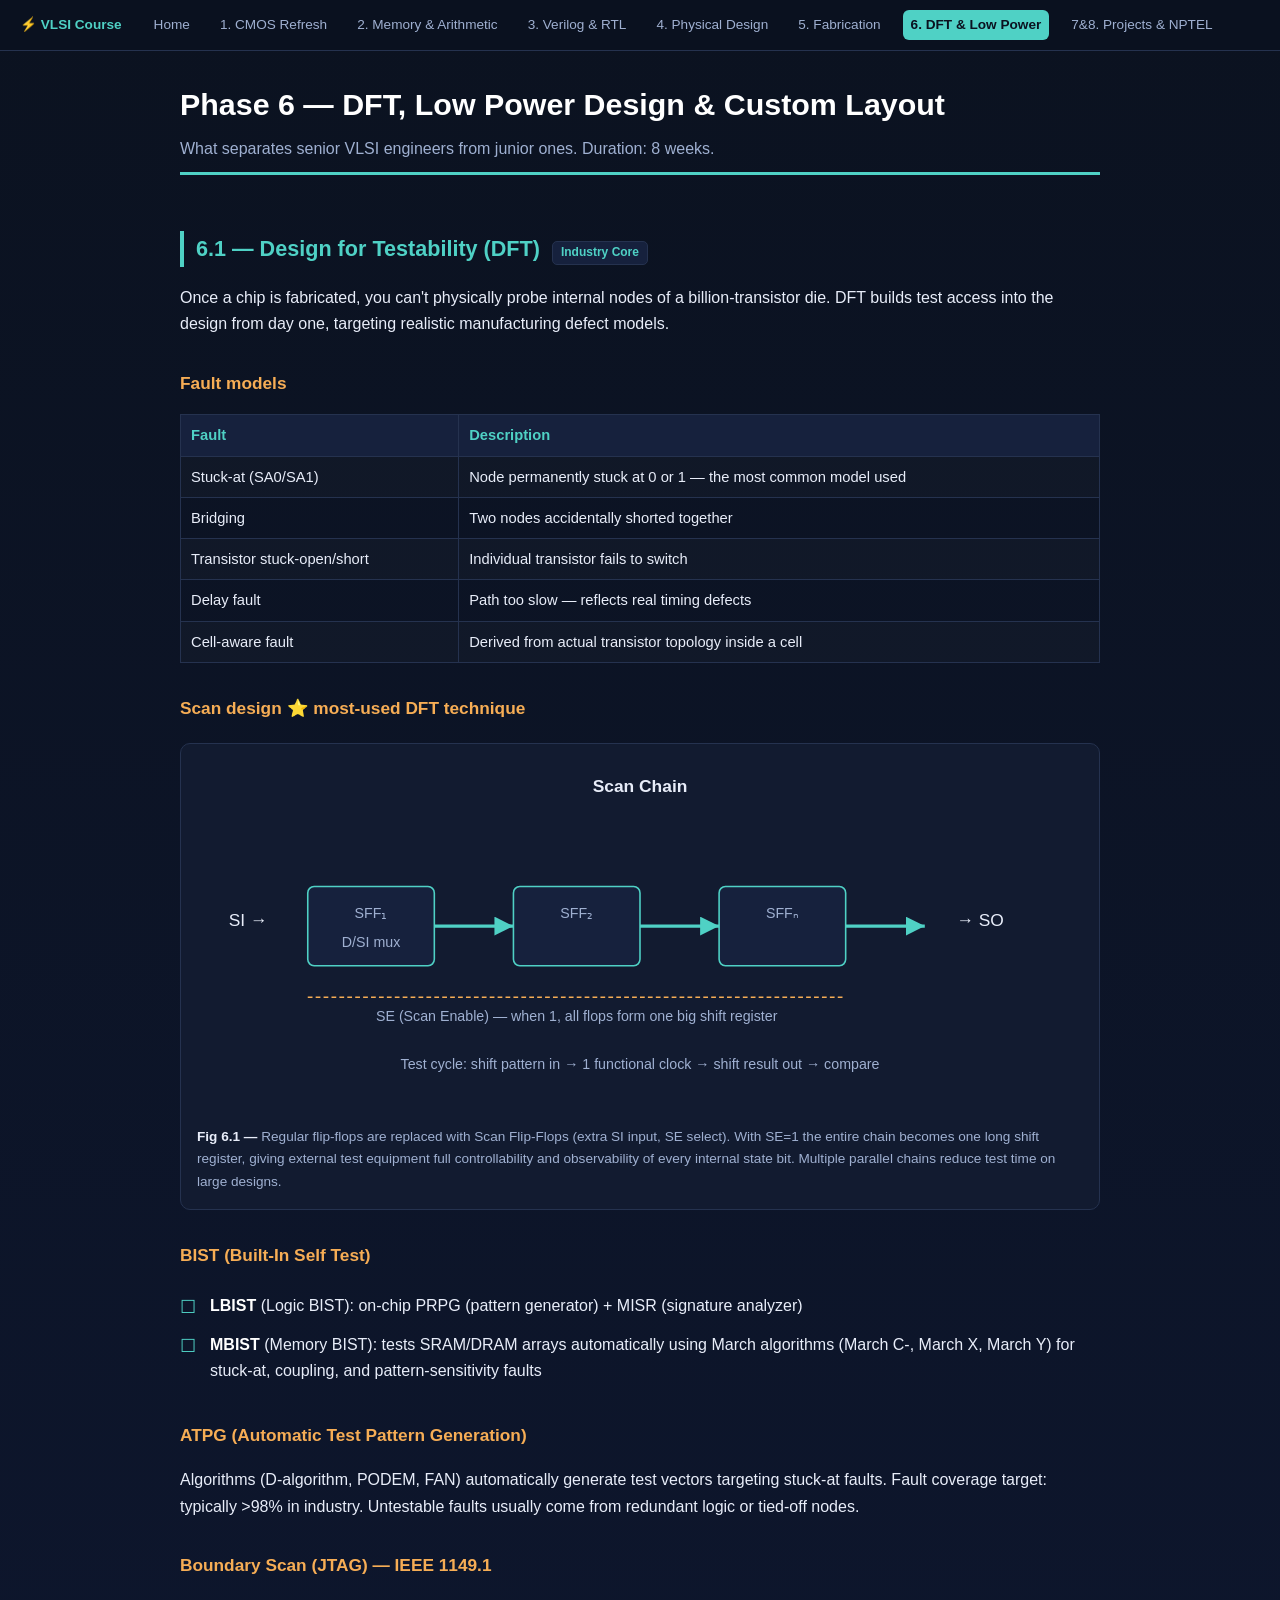
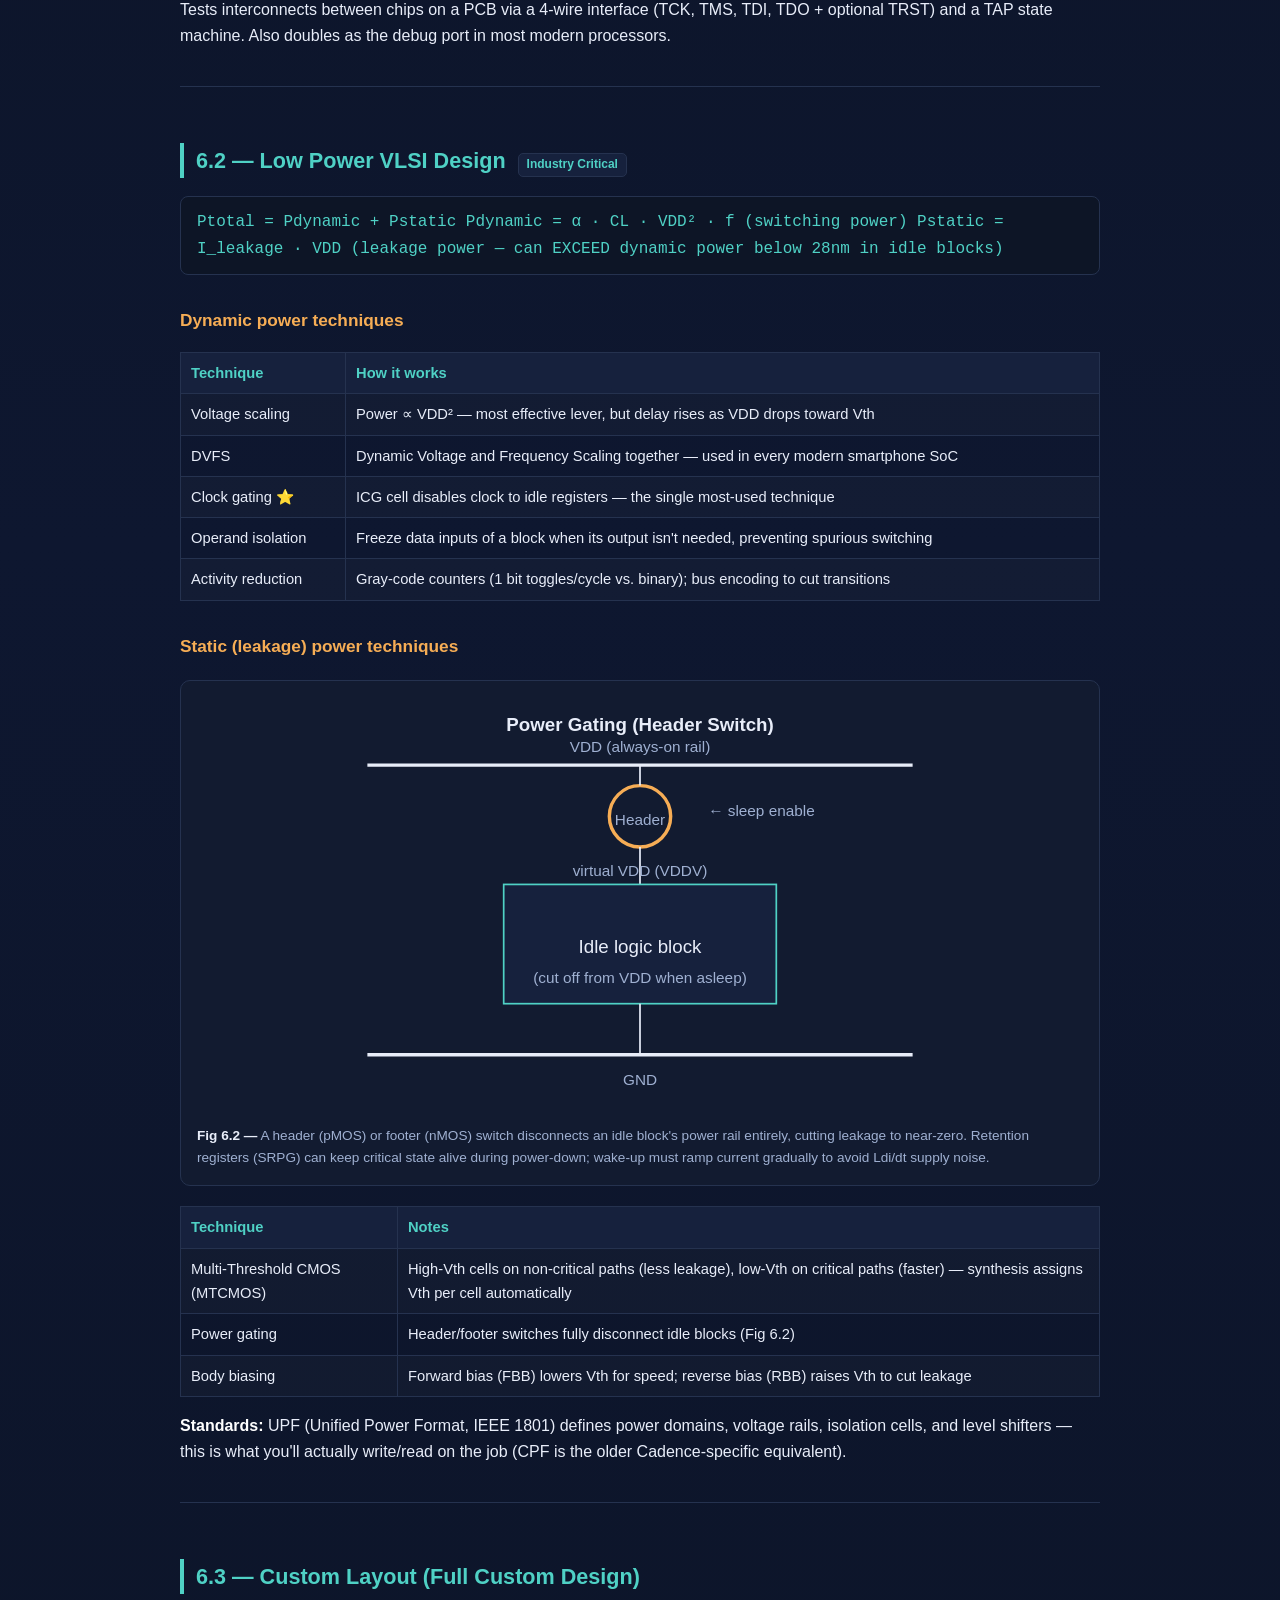
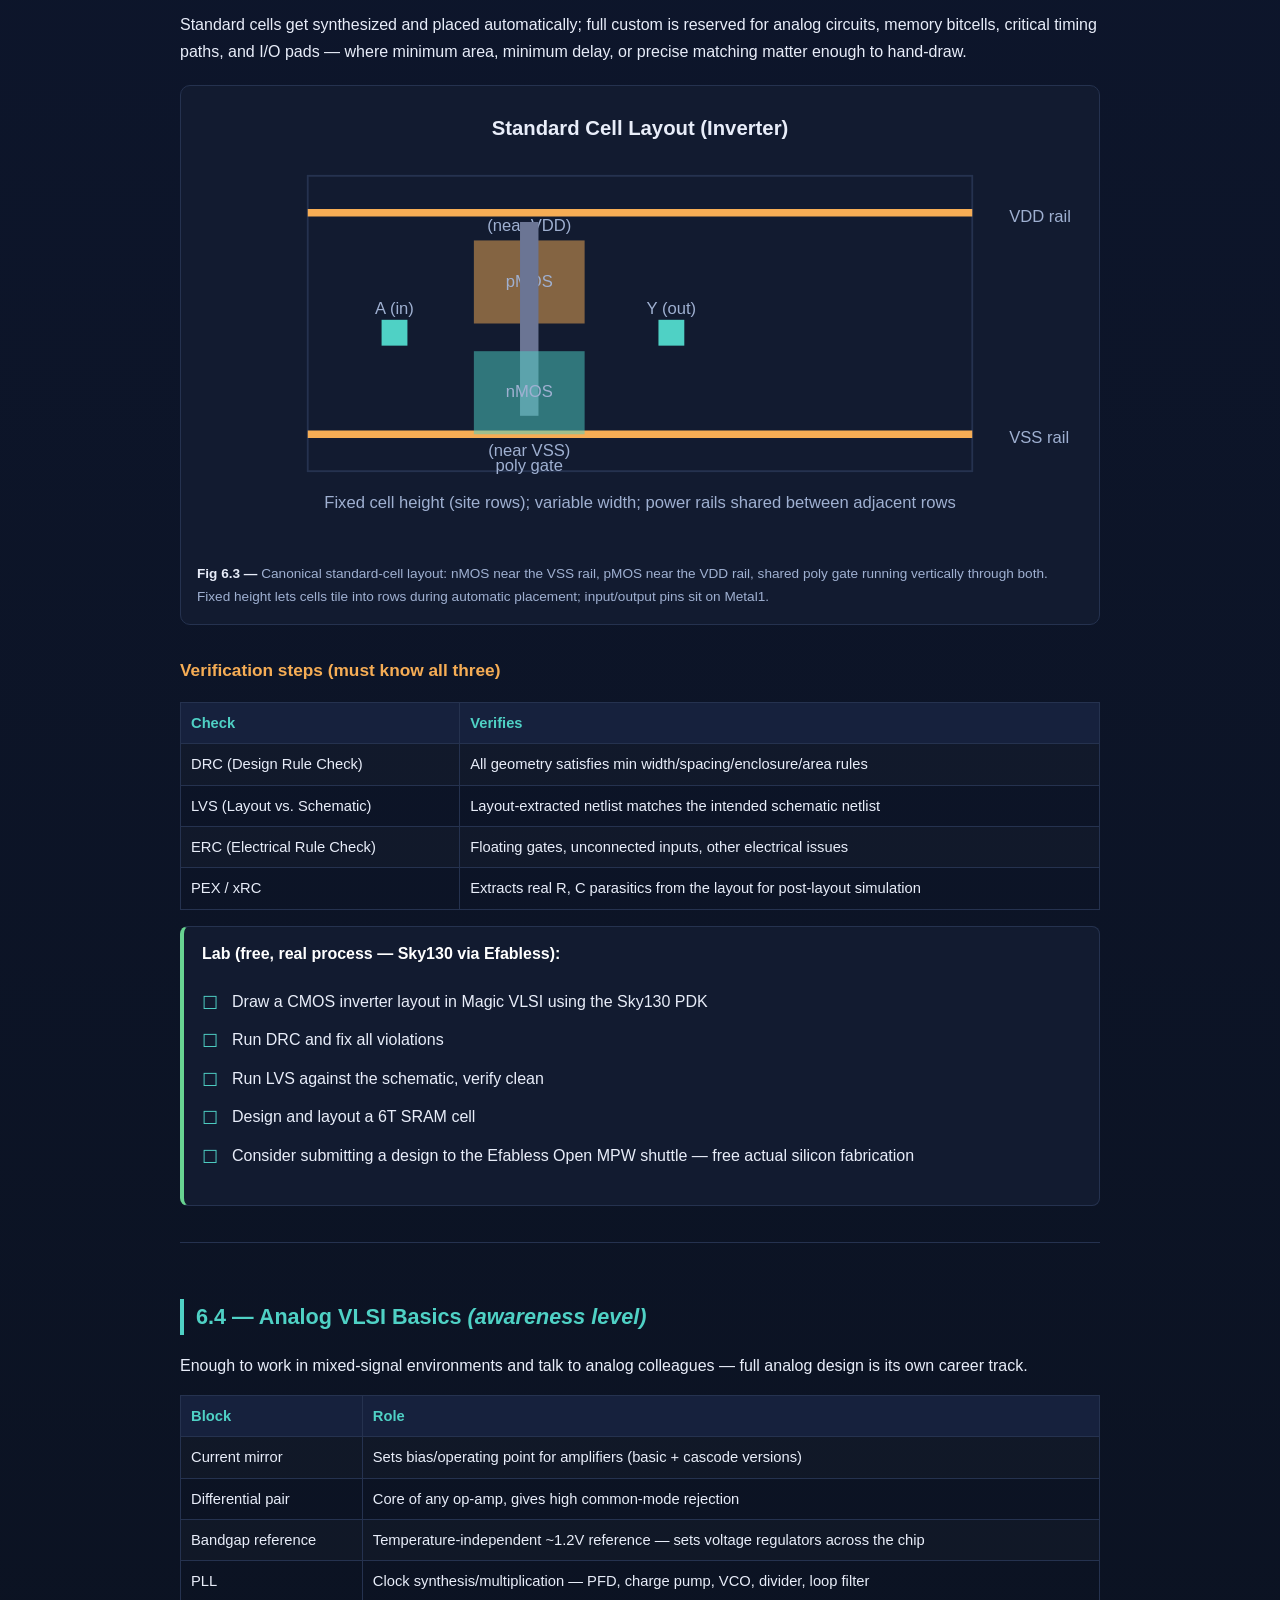
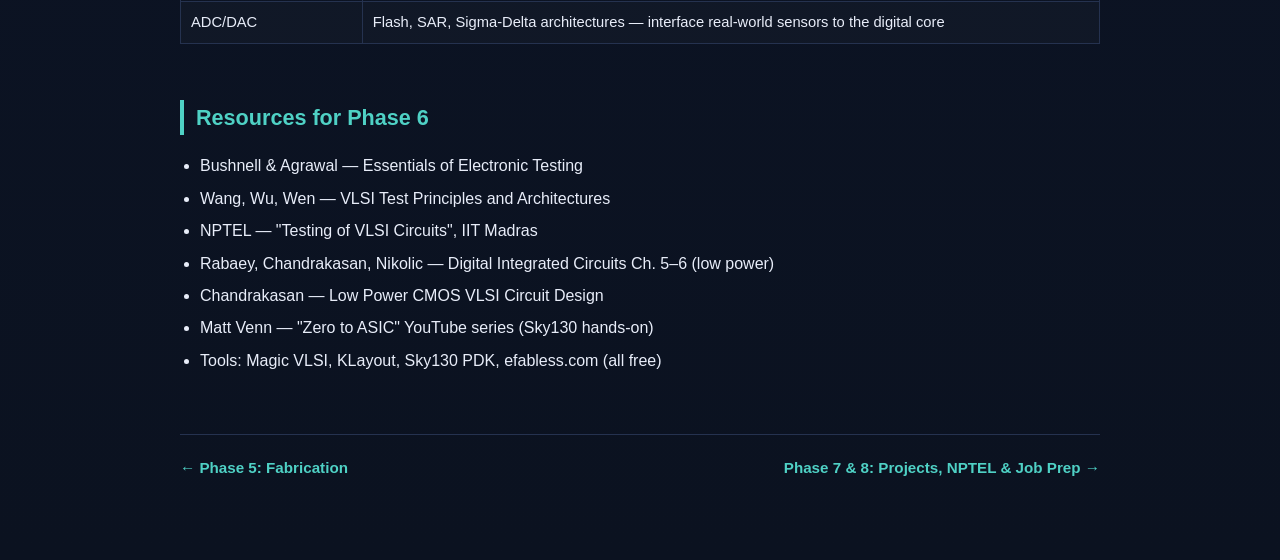
<file: docs/vlsi_06_dft_lowpower.html>
<!DOCTYPE html>
<html lang="en">
<head>
<meta charset="UTF-8">
<title>Phase 6 — DFT, Low Power & Custom Layout | VLSI Course</title>
<meta name="viewport" content="width=device-width, initial-scale=1.0">
<link rel="stylesheet" href="vlsi_style.css">
</head>
<body>
<div class="topnav">
  <span class="brand">⚡ VLSI Course</span>
  <a href="index.html">Home</a>
  <a href="vlsi_01_electronics_cmos.html">1. CMOS Refresh</a>
  <a href="vlsi_02_memory_arithmetic.html">2. Memory & Arithmetic</a>
  <a href="vlsi_03_verilog_rtl.html">3. Verilog & RTL</a>
  <a href="vlsi_04_physical_design.html">4. Physical Design</a>
  <a href="vlsi_05_fabrication.html">5. Fabrication</a>
  <a href="vlsi_06_dft_lowpower.html" class="current">6. DFT & Low Power</a>
  <a href="vlsi_07_08_projects_nptel.html">7&8. Projects & NPTEL</a>
</div>

<div class="wrap">
<h1>Phase 6 — DFT, Low Power Design & Custom Layout
  <span class="sub">What separates senior VLSI engineers from junior ones. Duration: 8 weeks.</span>
</h1>

<h2>6.1 — Design for Testability (DFT) <em class="tag badge-industry">Industry Core</em></h2>

<p>Once a chip is fabricated, you can't physically probe internal nodes of a billion-transistor die. DFT builds test access into the design from day one, targeting realistic manufacturing defect models.</p>

<h3>Fault models</h3>
<table>
<tr><th>Fault</th><th>Description</th></tr>
<tr><td>Stuck-at (SA0/SA1)</td><td>Node permanently stuck at 0 or 1 — the most common model used</td></tr>
<tr><td>Bridging</td><td>Two nodes accidentally shorted together</td></tr>
<tr><td>Transistor stuck-open/short</td><td>Individual transistor fails to switch</td></tr>
<tr><td>Delay fault</td><td>Path too slow — reflects real timing defects</td></tr>
<tr><td>Cell-aware fault</td><td>Derived from actual transistor topology inside a cell</td></tr>
</table>

<h3>Scan design ⭐ most-used DFT technique</h3>
<div class="figure">
<svg viewBox="0 0 560 220" xmlns="http://www.w3.org/2000/svg">
  <style>.lbl{font-family:Segoe UI,sans-serif;font-size:12px;fill:var(--text);} .lbl-m{font-family:Segoe UI,sans-serif;font-size:10px;fill:var(--muted);}</style>
  <text x="280" y="20" class="lbl" text-anchor="middle" font-weight="700" fill="var(--accent)">Scan Chain</text>

  <text x="20" y="105" class="lbl">SI →</text>
  <g>
    <rect x="70" y="80" width="80" height="50" rx="4" fill="var(--panel2)" stroke="var(--nmos)"/>
    <text x="110" y="100" class="lbl-m" text-anchor="middle">SFF₁</text>
    <text x="110" y="118" class="lbl-m" text-anchor="middle">D/SI mux</text>

    <rect x="200" y="80" width="80" height="50" rx="4" fill="var(--panel2)" stroke="var(--nmos)"/>
    <text x="240" y="100" class="lbl-m" text-anchor="middle">SFF₂</text>

    <rect x="330" y="80" width="80" height="50" rx="4" fill="var(--panel2)" stroke="var(--nmos)"/>
    <text x="370" y="100" class="lbl-m" text-anchor="middle">SFFₙ</text>

    <line x1="150" y1="105" x2="200" y2="105" stroke="var(--accent)" stroke-width="2" marker-end="url(#a7)"/>
    <line x1="280" y1="105" x2="330" y2="105" stroke="var(--accent)" stroke-width="2" marker-end="url(#a7)"/>
    <line x1="410" y1="105" x2="460" y2="105" stroke="var(--accent)" stroke-width="2" marker-end="url(#a7)"/>
  </g>
  <text x="480" y="105" class="lbl">→ SO</text>
  <defs><marker id="a7" markerWidth="8" markerHeight="8" refX="6" refY="3" orient="auto"><path d="M0,0 L6,3 L0,6 z" fill="var(--accent)"/></marker></defs>

  <line x1="70" y1="150" x2="410" y2="150" stroke="var(--accent2)" stroke-dasharray="3 2"/>
  <text x="240" y="165" class="lbl-m" text-anchor="middle" fill="var(--accent2)">SE (Scan Enable) — when 1, all flops form one big shift register</text>

  <text x="280" y="195" class="lbl-m" text-anchor="middle">Test cycle: shift pattern in → 1 functional clock → shift result out → compare</text>
</svg>
<div class="caption"><b>Fig 6.1 —</b> Regular flip-flops are replaced with Scan Flip-Flops (extra SI input, SE select). With SE=1 the entire chain becomes one long shift register, giving external test equipment full controllability and observability of every internal state bit. Multiple parallel chains reduce test time on large designs.</div>
</div>

<h3>BIST (Built-In Self Test)</h3>
<ul class="checklist">
<li><strong>LBIST</strong> (Logic BIST): on-chip PRPG (pattern generator) + MISR (signature analyzer)</li>
<li><strong>MBIST</strong> (Memory BIST): tests SRAM/DRAM arrays automatically using March algorithms (March C-, March X, March Y) for stuck-at, coupling, and pattern-sensitivity faults</li>
</ul>

<h3>ATPG (Automatic Test Pattern Generation)</h3>
<p>Algorithms (D-algorithm, PODEM, FAN) automatically generate test vectors targeting stuck-at faults. Fault coverage target: typically &gt;98% in industry. Untestable faults usually come from redundant logic or tied-off nodes.</p>

<h3>Boundary Scan (JTAG) — IEEE 1149.1</h3>
<p>Tests interconnects between chips on a PCB via a 4-wire interface (TCK, TMS, TDI, TDO + optional TRST) and a TAP state machine. Also doubles as the debug port in most modern processors.</p>

<hr>

<h2>6.2 — Low Power VLSI Design <em class="tag badge-industry">Industry Critical</em></h2>

<div class="formula">
Ptotal = Pdynamic + Pstatic
Pdynamic = α · CL · VDD² · f     (switching power)
Pstatic  = I_leakage · VDD       (leakage power — can EXCEED dynamic power below 28nm in idle blocks)
</div>

<h3>Dynamic power techniques</h3>
<table>
<tr><th>Technique</th><th>How it works</th></tr>
<tr><td>Voltage scaling</td><td>Power ∝ VDD² — most effective lever, but delay rises as VDD drops toward Vth</td></tr>
<tr><td>DVFS</td><td>Dynamic Voltage and Frequency Scaling together — used in every modern smartphone SoC</td></tr>
<tr><td>Clock gating ⭐</td><td>ICG cell disables clock to idle registers — the single most-used technique</td></tr>
<tr><td>Operand isolation</td><td>Freeze data inputs of a block when its output isn't needed, preventing spurious switching</td></tr>
<tr><td>Activity reduction</td><td>Gray-code counters (1 bit toggles/cycle vs. binary); bus encoding to cut transitions</td></tr>
</table>

<h3>Static (leakage) power techniques</h3>
<div class="figure">
<svg viewBox="0 0 520 240" xmlns="http://www.w3.org/2000/svg">
  <style>.lbl{font-family:Segoe UI,sans-serif;font-size:12px;fill:var(--text);} .lbl-m{font-family:Segoe UI,sans-serif;font-size:10px;fill:var(--muted);}</style>
  <text x="260" y="20" class="lbl" text-anchor="middle" font-weight="700" fill="var(--accent)">Power Gating (Header Switch)</text>

  <line x1="100" y1="40" x2="420" y2="40" stroke="var(--text)" stroke-width="2"/>
  <text x="260" y="32" class="lbl-m" text-anchor="middle">VDD (always-on rail)</text>

  <!-- header pMOS -->
  <circle cx="260" cy="70" r="18" fill="none" stroke="var(--pmos)" stroke-width="2"/>
  <text x="260" y="75" class="lbl-m" text-anchor="middle" fill="var(--pmos)">Header</text>
  <line x1="260" y1="40" x2="260" y2="52" stroke="var(--text)"/>
  <line x1="260" y1="88" x2="260" y2="110" stroke="var(--text)"/>
  <text x="300" y="70" class="lbl-m" fill="var(--accent2)">← sleep enable</text>

  <text x="260" y="105" class="lbl-m" text-anchor="middle">virtual VDD (VDDV)</text>
  <rect x="180" y="110" width="160" height="70" fill="var(--panel2)" stroke="var(--nmos)"/>
  <text x="260" y="150" class="lbl" text-anchor="middle">Idle logic block</text>
  <text x="260" y="168" class="lbl-m" text-anchor="middle">(cut off from VDD when asleep)</text>

  <line x1="260" y1="180" x2="260" y2="210" stroke="var(--text)"/>
  <line x1="100" y1="210" x2="420" y2="210" stroke="var(--text)" stroke-width="2"/>
  <text x="260" y="228" class="lbl-m" text-anchor="middle">GND</text>
</svg>
<div class="caption"><b>Fig 6.2 —</b> A header (pMOS) or footer (nMOS) switch disconnects an idle block's power rail entirely, cutting leakage to near-zero. Retention registers (SRPG) can keep critical state alive during power-down; wake-up must ramp current gradually to avoid Ldi/dt supply noise.</div>
</div>

<table>
<tr><th>Technique</th><th>Notes</th></tr>
<tr><td>Multi-Threshold CMOS (MTCMOS)</td><td>High-Vth cells on non-critical paths (less leakage), low-Vth on critical paths (faster) — synthesis assigns Vth per cell automatically</td></tr>
<tr><td>Power gating</td><td>Header/footer switches fully disconnect idle blocks (Fig 6.2)</td></tr>
<tr><td>Body biasing</td><td>Forward bias (FBB) lowers Vth for speed; reverse bias (RBB) raises Vth to cut leakage</td></tr>
</table>

<p><strong>Standards:</strong> UPF (Unified Power Format, IEEE 1801) defines power domains, voltage rails, isolation cells, and level shifters — this is what you'll actually write/read on the job (CPF is the older Cadence-specific equivalent).</p>

<hr>

<h2>6.3 — Custom Layout (Full Custom Design)</h2>

<p>Standard cells get synthesized and placed automatically; full custom is reserved for analog circuits, memory bitcells, critical timing paths, and I/O pads — where minimum area, minimum delay, or precise matching matter enough to hand-draw.</p>

<div class="figure">
<svg viewBox="0 0 480 240" xmlns="http://www.w3.org/2000/svg">
  <style>.lbl{font-family:Segoe UI,sans-serif;font-size:11px;fill:var(--text);} .lbl-m{font-family:Segoe UI,sans-serif;font-size:9px;fill:var(--muted);}</style>
  <text x="240" y="18" class="lbl" text-anchor="middle" font-weight="700" fill="var(--accent)" font-size="13">Standard Cell Layout (Inverter)</text>

  <rect x="60" y="40" width="360" height="160" fill="none" stroke="var(--border)"/>
  <line x1="60" y1="60" x2="420" y2="60" stroke="var(--accent2)" stroke-width="4"/>
  <text x="440" y="65" class="lbl-m">VDD rail</text>
  <line x1="60" y1="180" x2="420" y2="180" stroke="var(--accent2)" stroke-width="4"/>
  <text x="440" y="185" class="lbl-m">VSS rail</text>

  <!-- pMOS diffusion (top half) -->
  <rect x="150" y="75" width="60" height="45" fill="var(--pmos)" opacity="0.5"/>
  <text x="180" y="100" class="lbl-m" text-anchor="middle">pMOS</text>
  <text x="180" y="70" class="lbl-m" text-anchor="middle">(near VDD)</text>

  <!-- poly gate -->
  <rect x="175" y="65" width="10" height="105" fill="#6b7594"/>
  <text x="180" y="200" class="lbl-m" text-anchor="middle">poly gate</text>

  <!-- nMOS diffusion (bottom half) -->
  <rect x="150" y="135" width="60" height="45" fill="var(--nmos)" opacity="0.5"/>
  <text x="180" y="160" class="lbl-m" text-anchor="middle">nMOS</text>
  <text x="180" y="192" class="lbl-m" text-anchor="middle">(near VSS)</text>

  <!-- pins -->
  <rect x="100" y="118" width="14" height="14" fill="var(--accent)"/>
  <text x="107" y="115" class="lbl-m" text-anchor="middle">A (in)</text>
  <rect x="250" y="118" width="14" height="14" fill="var(--accent)"/>
  <text x="257" y="115" class="lbl-m" text-anchor="middle">Y (out)</text>

  <text x="240" y="220" class="lbl-m" text-anchor="middle">Fixed cell height (site rows); variable width; power rails shared between adjacent rows</text>
</svg>
<div class="caption"><b>Fig 6.3 —</b> Canonical standard-cell layout: nMOS near the VSS rail, pMOS near the VDD rail, shared poly gate running vertically through both. Fixed height lets cells tile into rows during automatic placement; input/output pins sit on Metal1.</div>
</div>

<h3>Verification steps (must know all three)</h3>
<table>
<tr><th>Check</th><th>Verifies</th></tr>
<tr><td>DRC (Design Rule Check)</td><td>All geometry satisfies min width/spacing/enclosure/area rules</td></tr>
<tr><td>LVS (Layout vs. Schematic)</td><td>Layout-extracted netlist matches the intended schematic netlist</td></tr>
<tr><td>ERC (Electrical Rule Check)</td><td>Floating gates, unconnected inputs, other electrical issues</td></tr>
<tr><td>PEX / xRC</td><td>Extracts real R, C parasitics from the layout for post-layout simulation</td></tr>
</table>

<div class="callout tip"><strong>Lab (free, real process — Sky130 via Efabless):</strong>
<ul class="checklist">
<li>Draw a CMOS inverter layout in Magic VLSI using the Sky130 PDK</li>
<li>Run DRC and fix all violations</li>
<li>Run LVS against the schematic, verify clean</li>
<li>Design and layout a 6T SRAM cell</li>
<li>Consider submitting a design to the Efabless Open MPW shuttle — free actual silicon fabrication</li>
</ul>
</div>

<hr>

<h2>6.4 — Analog VLSI Basics <em>(awareness level)</em></h2>
<p>Enough to work in mixed-signal environments and talk to analog colleagues — full analog design is its own career track.</p>
<table>
<tr><th>Block</th><th>Role</th></tr>
<tr><td>Current mirror</td><td>Sets bias/operating point for amplifiers (basic + cascode versions)</td></tr>
<tr><td>Differential pair</td><td>Core of any op-amp, gives high common-mode rejection</td></tr>
<tr><td>Bandgap reference</td><td>Temperature-independent ~1.2V reference — sets voltage regulators across the chip</td></tr>
<tr><td>PLL</td><td>Clock synthesis/multiplication — PFD, charge pump, VCO, divider, loop filter</td></tr>
<tr><td>ADC/DAC</td><td>Flash, SAR, Sigma-Delta architectures — interface real-world sensors to the digital core</td></tr>
</table>

<h2>Resources for Phase 6</h2>
<ul class="resource-list">
<li>Bushnell & Agrawal — Essentials of Electronic Testing</li>
<li>Wang, Wu, Wen — VLSI Test Principles and Architectures</li>
<li>NPTEL — "Testing of VLSI Circuits", IIT Madras</li>
<li>Rabaey, Chandrakasan, Nikolic — Digital Integrated Circuits Ch. 5–6 (low power)</li>
<li>Chandrakasan — Low Power CMOS VLSI Circuit Design</li>
<li>Matt Venn — "Zero to ASIC" YouTube series (Sky130 hands-on)</li>
<li>Tools: Magic VLSI, KLayout, Sky130 PDK, efabless.com (all free)</li>
</ul>

<div class="footer-nav">
  <a href="vlsi_05_fabrication.html">← Phase 5: Fabrication</a>
  <a href="vlsi_07_08_projects_nptel.html">Phase 7 & 8: Projects, NPTEL & Job Prep →</a>
</div>
</div>
</body>
</html>
</file>
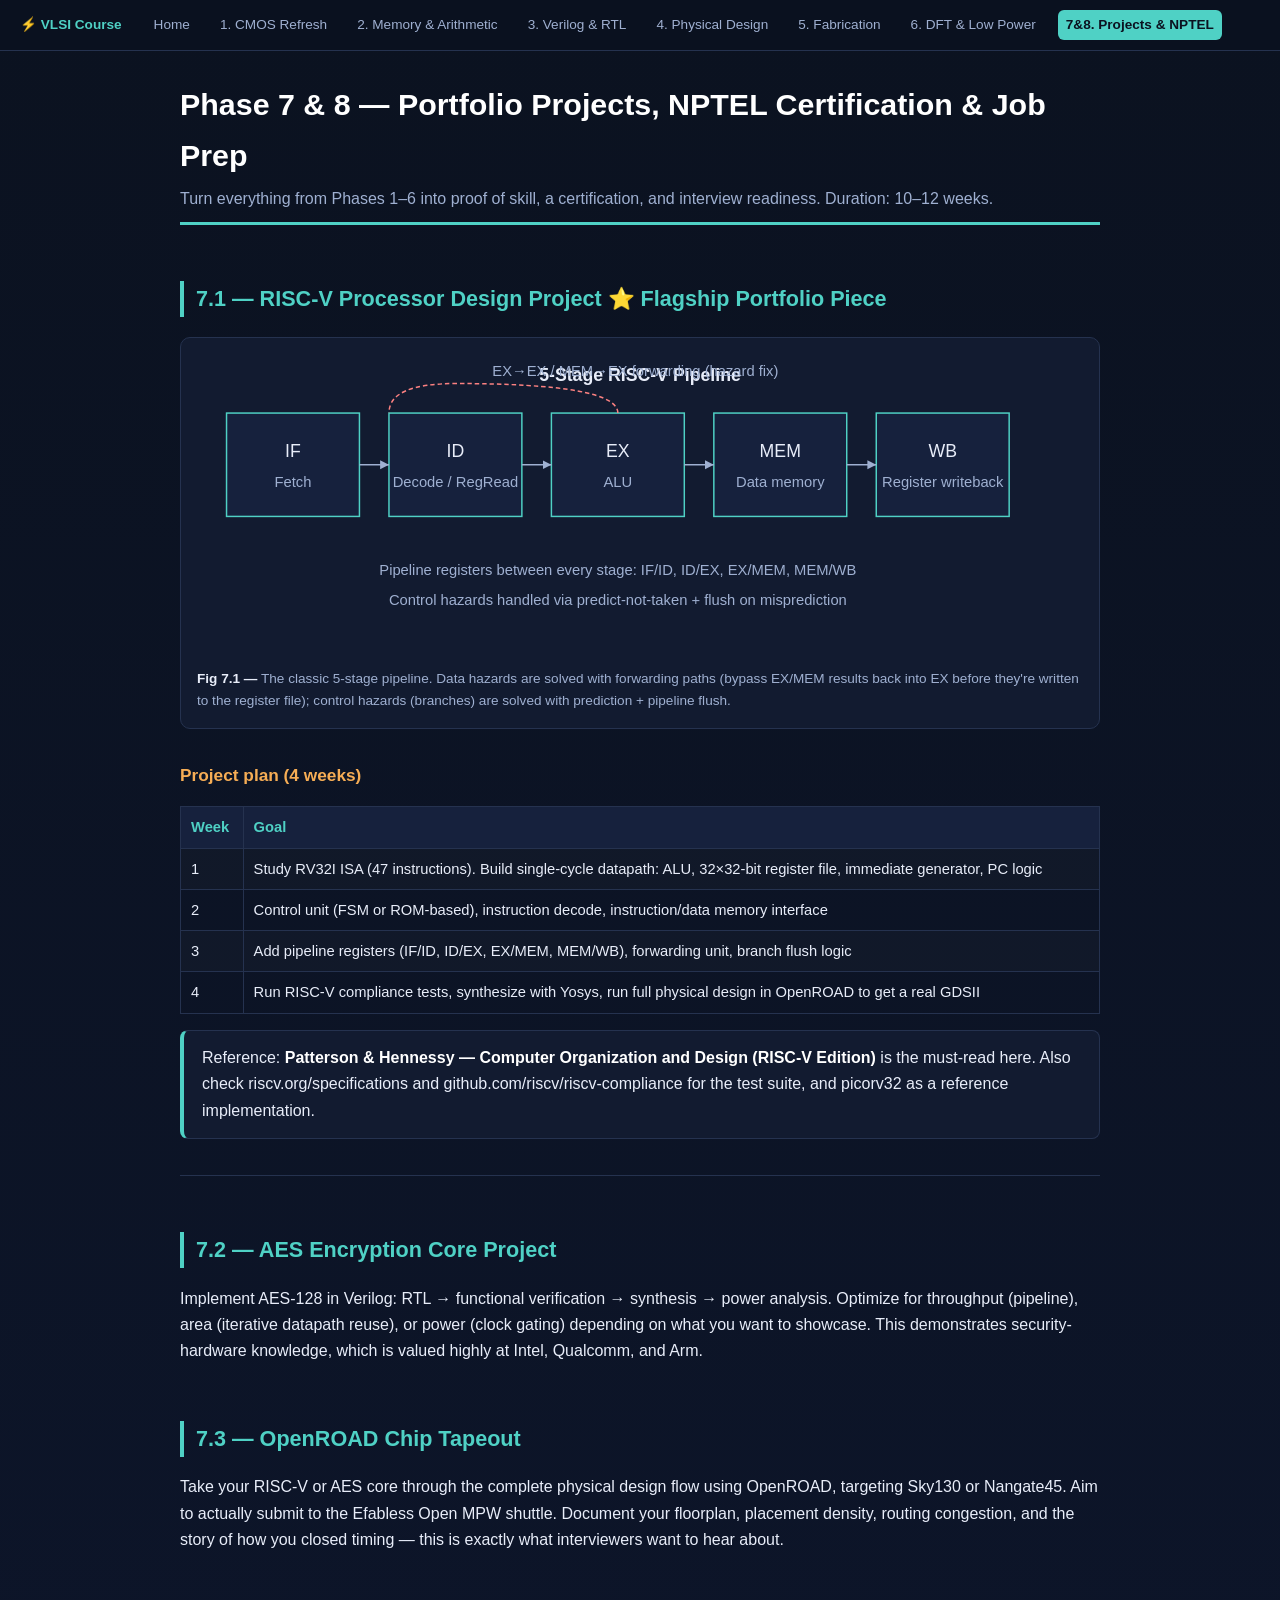
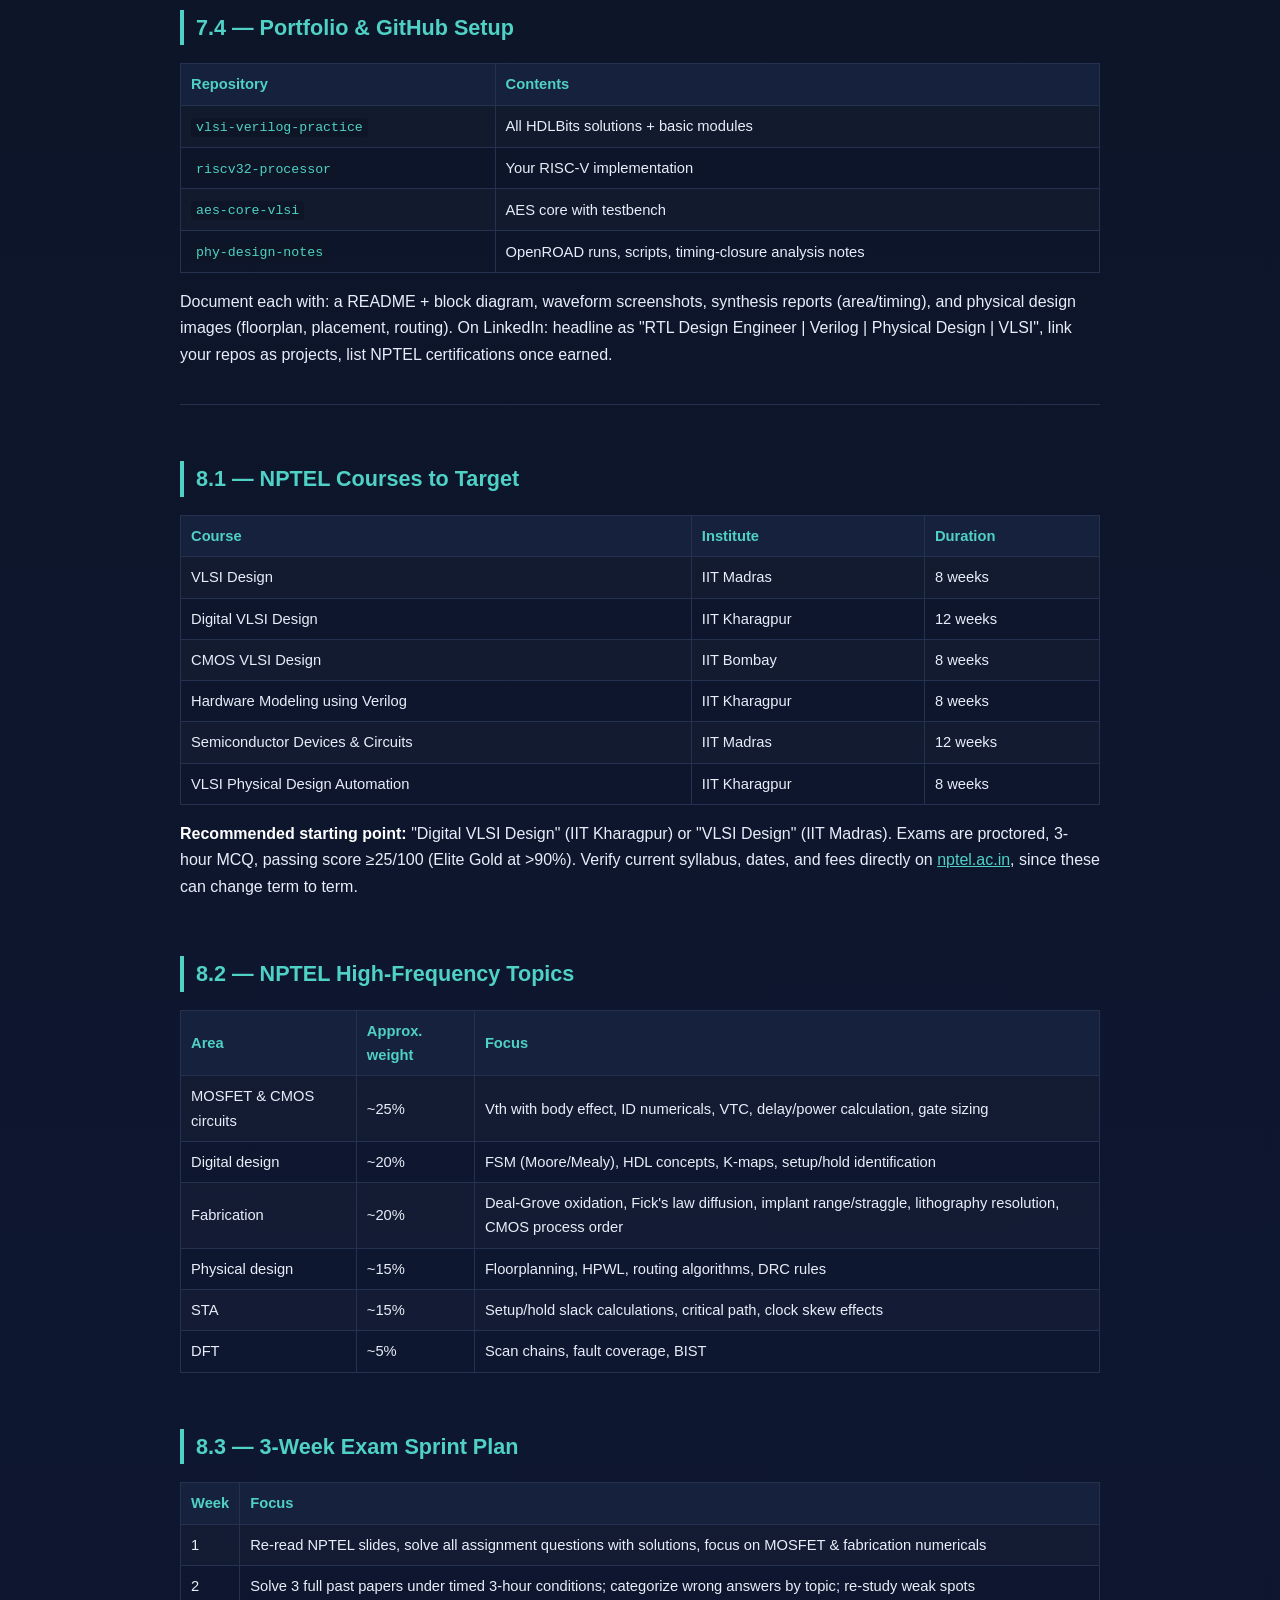
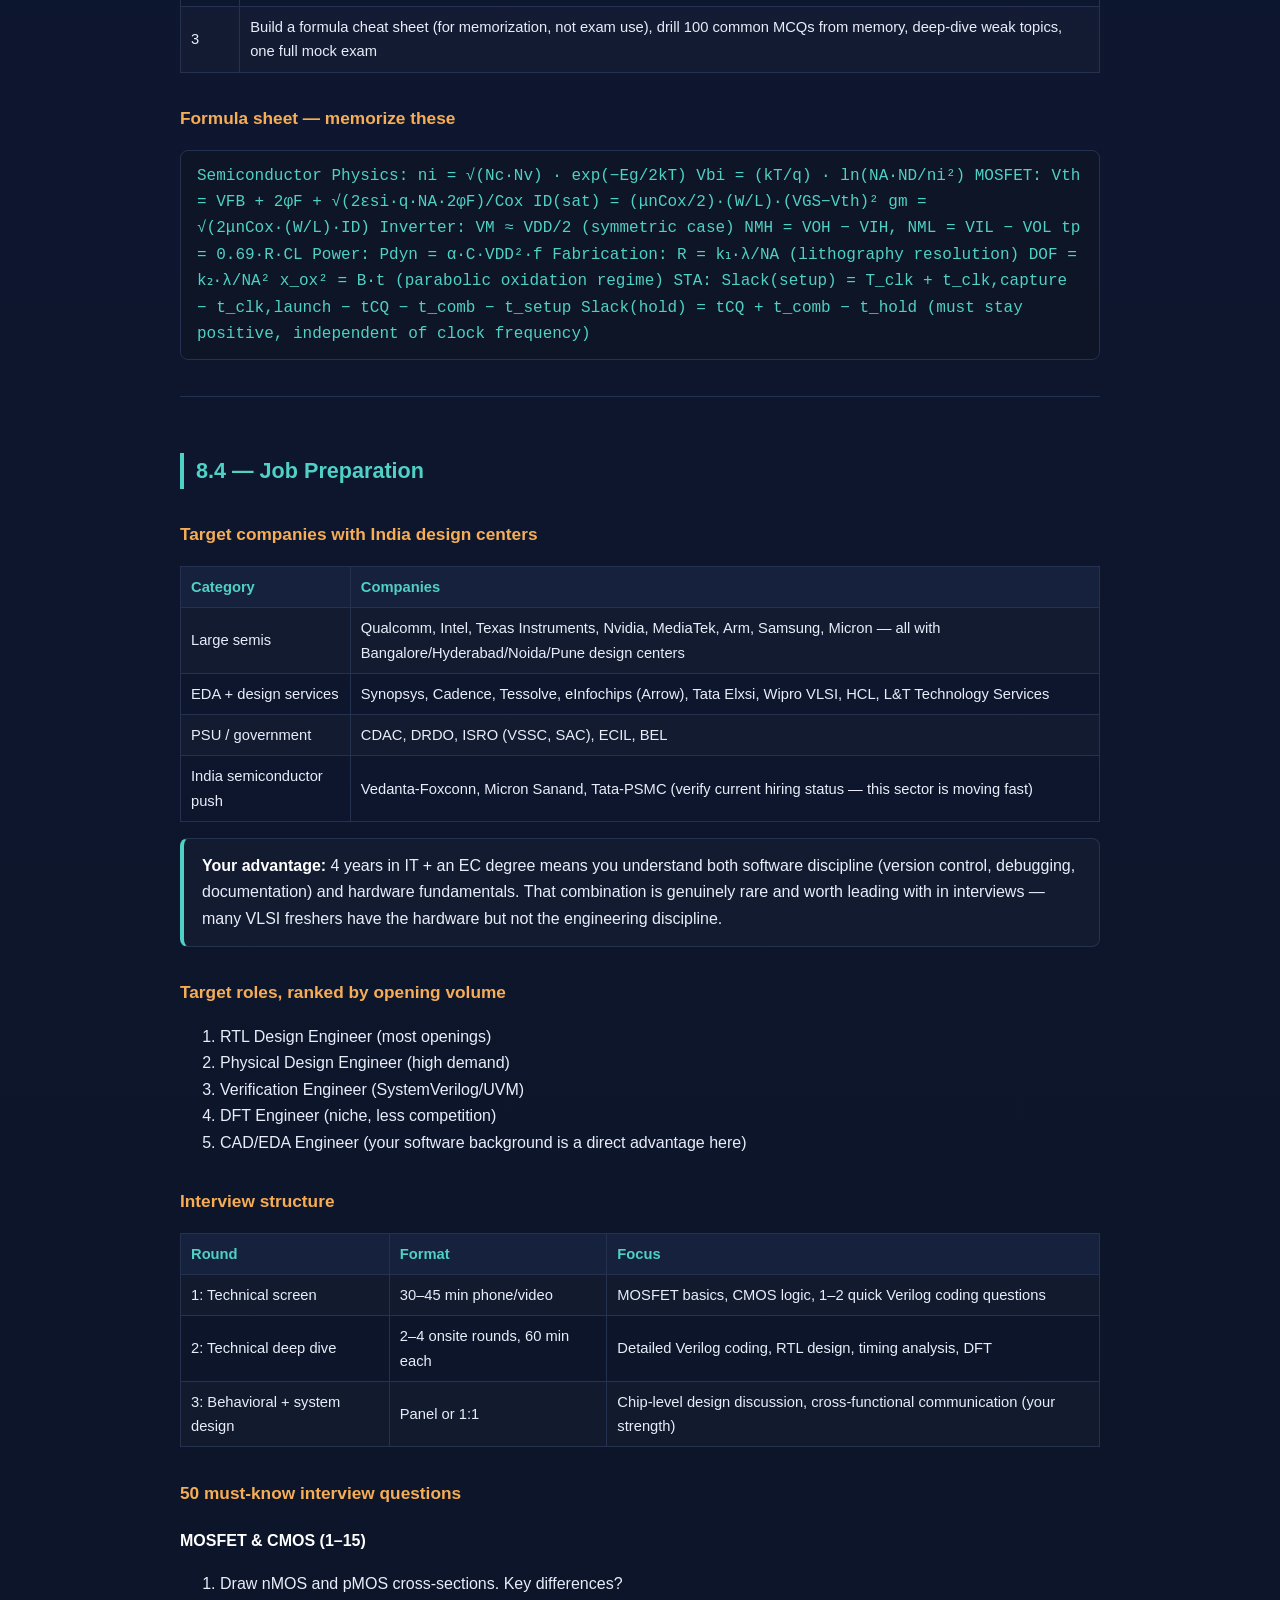
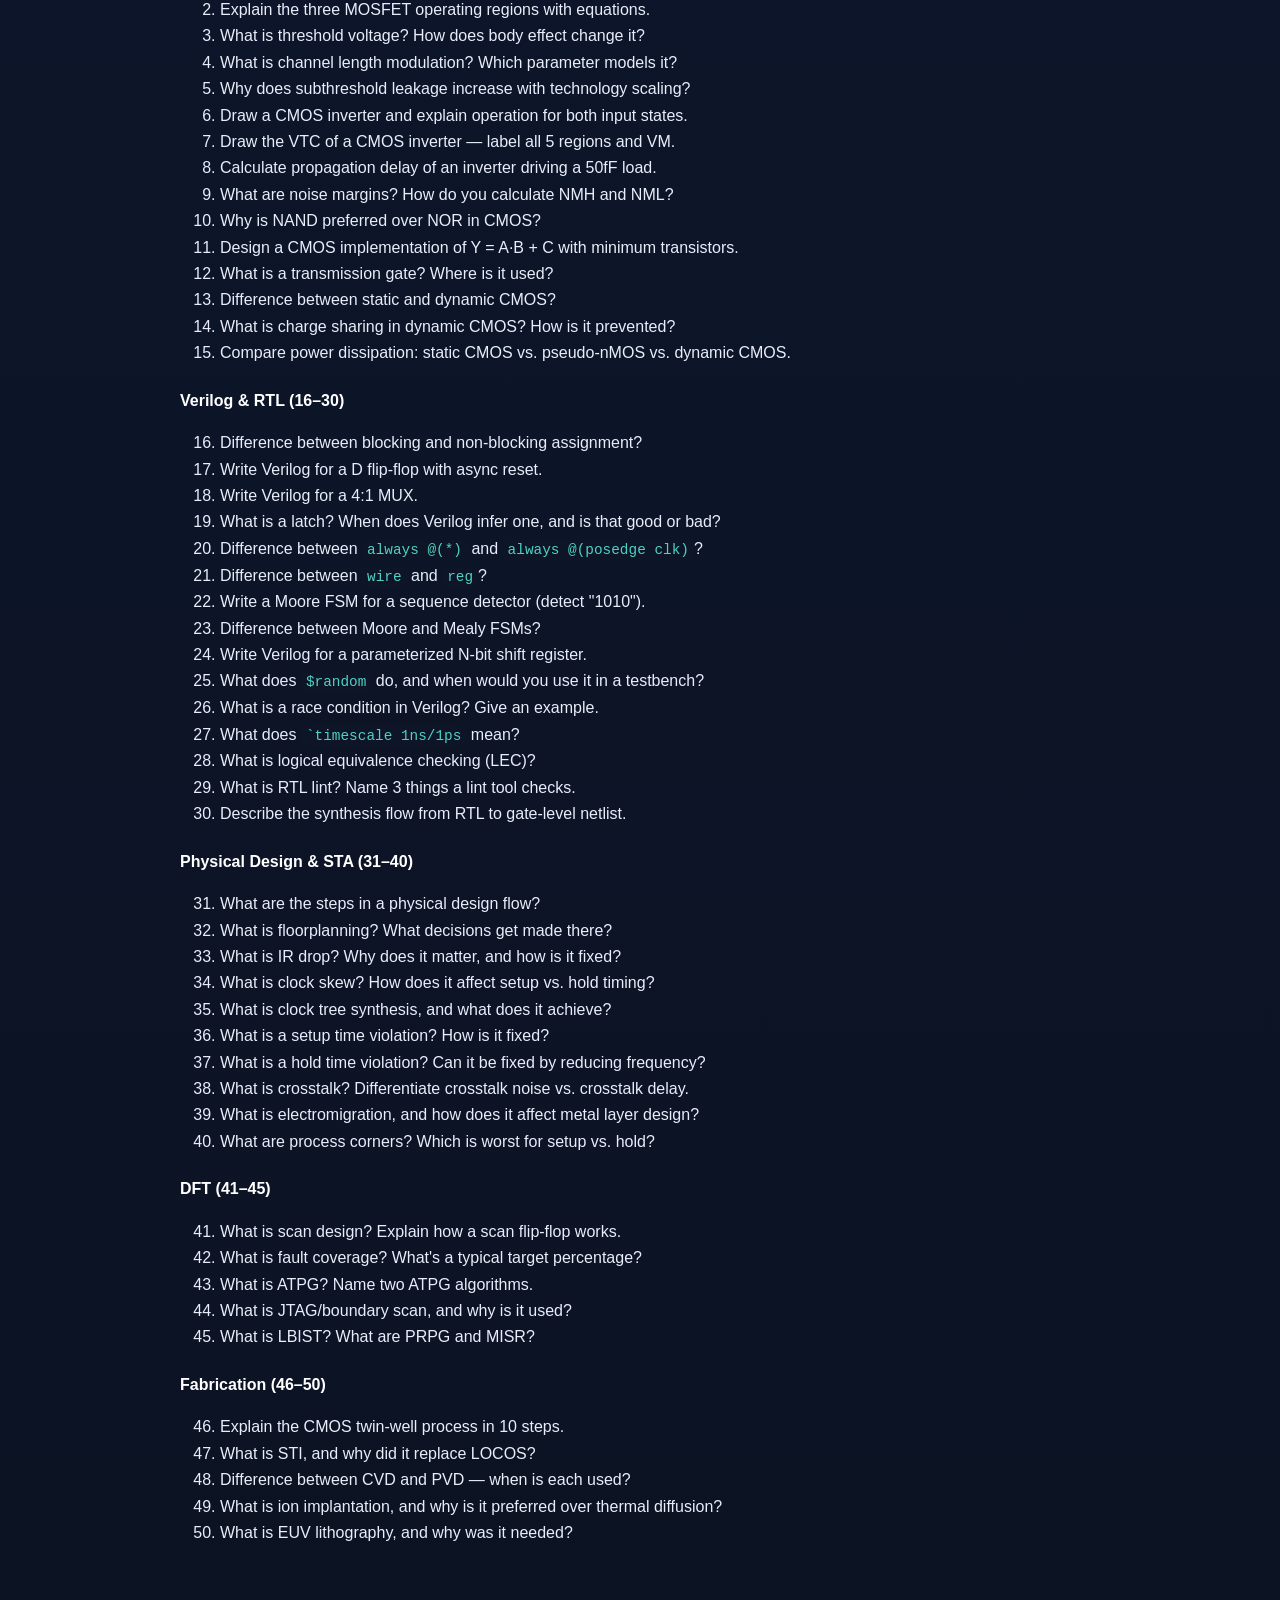
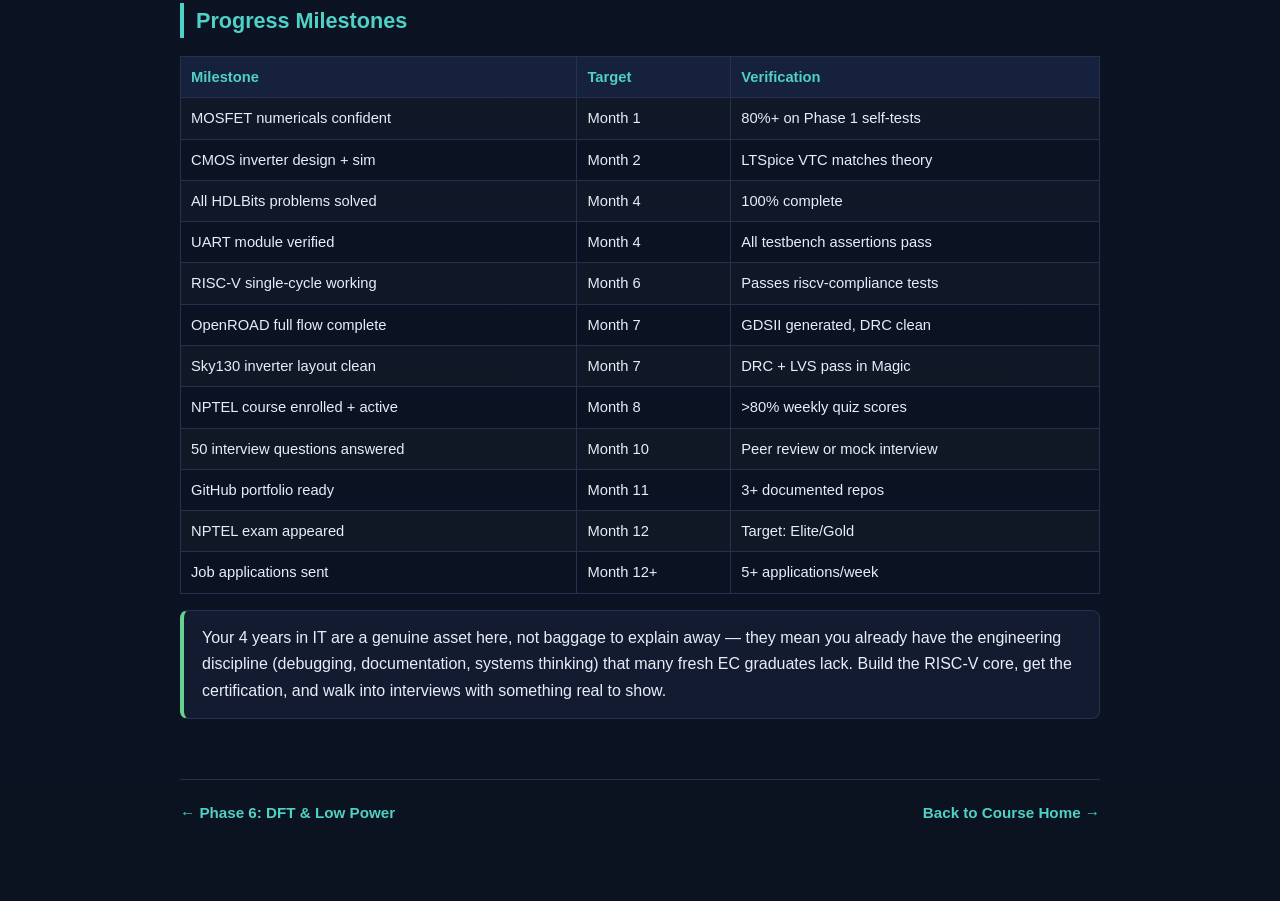
<file: docs/vlsi_07_08_projects_nptel.html>
<!DOCTYPE html>
<html lang="en">
<head>
<meta charset="UTF-8">
<title>Phase 7 & 8 — Projects, NPTEL & Job Prep | VLSI Course</title>
<meta name="viewport" content="width=device-width, initial-scale=1.0">
<link rel="stylesheet" href="vlsi_style.css">
</head>
<body>
<div class="topnav">
  <span class="brand">⚡ VLSI Course</span>
  <a href="index.html">Home</a>
  <a href="vlsi_01_electronics_cmos.html">1. CMOS Refresh</a>
  <a href="vlsi_02_memory_arithmetic.html">2. Memory & Arithmetic</a>
  <a href="vlsi_03_verilog_rtl.html">3. Verilog & RTL</a>
  <a href="vlsi_04_physical_design.html">4. Physical Design</a>
  <a href="vlsi_05_fabrication.html">5. Fabrication</a>
  <a href="vlsi_06_dft_lowpower.html">6. DFT & Low Power</a>
  <a href="vlsi_07_08_projects_nptel.html" class="current">7&8. Projects & NPTEL</a>
</div>

<div class="wrap">
<h1>Phase 7 & 8 — Portfolio Projects, NPTEL Certification & Job Prep
  <span class="sub">Turn everything from Phases 1–6 into proof of skill, a certification, and interview readiness. Duration: 10–12 weeks.</span>
</h1>

<h2>7.1 — RISC-V Processor Design Project ⭐ Flagship Portfolio Piece</h2>

<div class="figure">
<svg viewBox="0 0 600 200" xmlns="http://www.w3.org/2000/svg">
  <style>.lbl{font-family:Segoe UI,sans-serif;font-size:12px;fill:var(--text);} .lbl-m{font-family:Segoe UI,sans-serif;font-size:10px;fill:var(--muted);}</style>
  <text x="300" y="18" class="lbl" text-anchor="middle" font-weight="700" fill="var(--accent)">5-Stage RISC-V Pipeline</text>
  <g>
    <rect x="20" y="40" width="90" height="70" fill="var(--panel2)" stroke="var(--accent)"/>
    <text x="65" y="70" class="lbl" text-anchor="middle">IF</text>
    <text x="65" y="90" class="lbl-m" text-anchor="middle">Fetch</text>

    <rect x="130" y="40" width="90" height="70" fill="var(--panel2)" stroke="var(--accent)"/>
    <text x="175" y="70" class="lbl" text-anchor="middle">ID</text>
    <text x="175" y="90" class="lbl-m" text-anchor="middle">Decode / RegRead</text>

    <rect x="240" y="40" width="90" height="70" fill="var(--panel2)" stroke="var(--accent)"/>
    <text x="285" y="70" class="lbl" text-anchor="middle">EX</text>
    <text x="285" y="90" class="lbl-m" text-anchor="middle">ALU</text>

    <rect x="350" y="40" width="90" height="70" fill="var(--panel2)" stroke="var(--accent)"/>
    <text x="395" y="70" class="lbl" text-anchor="middle">MEM</text>
    <text x="395" y="90" class="lbl-m" text-anchor="middle">Data memory</text>

    <rect x="460" y="40" width="90" height="70" fill="var(--panel2)" stroke="var(--accent)"/>
    <text x="505" y="70" class="lbl" text-anchor="middle">WB</text>
    <text x="505" y="90" class="lbl-m" text-anchor="middle">Register writeback</text>

    <line x1="110" y1="75" x2="130" y2="75" stroke="var(--muted)" marker-end="url(#a8)"/>
    <line x1="220" y1="75" x2="240" y2="75" stroke="var(--muted)" marker-end="url(#a8)"/>
    <line x1="330" y1="75" x2="350" y2="75" stroke="var(--muted)" marker-end="url(#a8)"/>
    <line x1="440" y1="75" x2="460" y2="75" stroke="var(--muted)" marker-end="url(#a8)"/>
  </g>
  <defs><marker id="a8" markerWidth="8" markerHeight="8" refX="6" refY="3" orient="auto"><path d="M0,0 L6,3 L0,6 z" fill="var(--muted)"/></marker></defs>

  <!-- forwarding path -->
  <path d="M 285 40 Q 285 20 175 20 Q 130 20 130 40" fill="none" stroke="var(--accent3)" stroke-dasharray="3 2"/>
  <text x="200" y="15" class="lbl-m" fill="var(--accent3)">EX→EX / MEM→EX forwarding (hazard fix)</text>

  <text x="285" y="150" class="lbl-m" text-anchor="middle">Pipeline registers between every stage: IF/ID, ID/EX, EX/MEM, MEM/WB</text>
  <text x="285" y="170" class="lbl-m" text-anchor="middle">Control hazards handled via predict-not-taken + flush on misprediction</text>
</svg>
<div class="caption"><b>Fig 7.1 —</b> The classic 5-stage pipeline. Data hazards are solved with forwarding paths (bypass EX/MEM results back into EX before they're written to the register file); control hazards (branches) are solved with prediction + pipeline flush.</div>
</div>

<h3>Project plan (4 weeks)</h3>
<table>
<tr><th>Week</th><th>Goal</th></tr>
<tr><td>1</td><td>Study RV32I ISA (47 instructions). Build single-cycle datapath: ALU, 32×32-bit register file, immediate generator, PC logic</td></tr>
<tr><td>2</td><td>Control unit (FSM or ROM-based), instruction decode, instruction/data memory interface</td></tr>
<tr><td>3</td><td>Add pipeline registers (IF/ID, ID/EX, EX/MEM, MEM/WB), forwarding unit, branch flush logic</td></tr>
<tr><td>4</td><td>Run RISC-V compliance tests, synthesize with Yosys, run full physical design in OpenROAD to get a real GDSII</td></tr>
</table>

<div class="callout">Reference: <strong>Patterson & Hennessy — Computer Organization and Design (RISC-V Edition)</strong> is the must-read here. Also check riscv.org/specifications and github.com/riscv/riscv-compliance for the test suite, and picorv32 as a reference implementation.</div>

<hr>

<h2>7.2 — AES Encryption Core Project</h2>
<p>Implement AES-128 in Verilog: RTL → functional verification → synthesis → power analysis. Optimize for throughput (pipeline), area (iterative datapath reuse), or power (clock gating) depending on what you want to showcase. This demonstrates security-hardware knowledge, which is valued highly at Intel, Qualcomm, and Arm.</p>

<h2>7.3 — OpenROAD Chip Tapeout</h2>
<p>Take your RISC-V or AES core through the complete physical design flow using OpenROAD, targeting Sky130 or Nangate45. Aim to actually submit to the Efabless Open MPW shuttle. Document your floorplan, placement density, routing congestion, and the story of how you closed timing — this is exactly what interviewers want to hear about.</p>

<h2>7.4 — Portfolio & GitHub Setup</h2>
<table>
<tr><th>Repository</th><th>Contents</th></tr>
<tr><td><code>vlsi-verilog-practice</code></td><td>All HDLBits solutions + basic modules</td></tr>
<tr><td><code>riscv32-processor</code></td><td>Your RISC-V implementation</td></tr>
<tr><td><code>aes-core-vlsi</code></td><td>AES core with testbench</td></tr>
<tr><td><code>phy-design-notes</code></td><td>OpenROAD runs, scripts, timing-closure analysis notes</td></tr>
</table>
<p>Document each with: a README + block diagram, waveform screenshots, synthesis reports (area/timing), and physical design images (floorplan, placement, routing). On LinkedIn: headline as "RTL Design Engineer | Verilog | Physical Design | VLSI", link your repos as projects, list NPTEL certifications once earned.</p>

<hr>

<h2>8.1 — NPTEL Courses to Target</h2>
<table>
<tr><th>Course</th><th>Institute</th><th>Duration</th></tr>
<tr><td>VLSI Design</td><td>IIT Madras</td><td>8 weeks</td></tr>
<tr><td>Digital VLSI Design</td><td>IIT Kharagpur</td><td>12 weeks</td></tr>
<tr><td>CMOS VLSI Design</td><td>IIT Bombay</td><td>8 weeks</td></tr>
<tr><td>Hardware Modeling using Verilog</td><td>IIT Kharagpur</td><td>8 weeks</td></tr>
<tr><td>Semiconductor Devices & Circuits</td><td>IIT Madras</td><td>12 weeks</td></tr>
<tr><td>VLSI Physical Design Automation</td><td>IIT Kharagpur</td><td>8 weeks</td></tr>
</table>
<p><strong>Recommended starting point:</strong> "Digital VLSI Design" (IIT Kharagpur) or "VLSI Design" (IIT Madras). Exams are proctored, 3-hour MCQ, passing score ≥25/100 (Elite Gold at &gt;90%). Verify current syllabus, dates, and fees directly on <a href="https://nptel.ac.in" style="color:var(--accent)">nptel.ac.in</a>, since these can change term to term.</p>

<h2>8.2 — NPTEL High-Frequency Topics</h2>
<table>
<tr><th>Area</th><th>Approx. weight</th><th>Focus</th></tr>
<tr><td>MOSFET & CMOS circuits</td><td>~25%</td><td>Vth with body effect, ID numericals, VTC, delay/power calculation, gate sizing</td></tr>
<tr><td>Digital design</td><td>~20%</td><td>FSM (Moore/Mealy), HDL concepts, K-maps, setup/hold identification</td></tr>
<tr><td>Fabrication</td><td>~20%</td><td>Deal-Grove oxidation, Fick's law diffusion, implant range/straggle, lithography resolution, CMOS process order</td></tr>
<tr><td>Physical design</td><td>~15%</td><td>Floorplanning, HPWL, routing algorithms, DRC rules</td></tr>
<tr><td>STA</td><td>~15%</td><td>Setup/hold slack calculations, critical path, clock skew effects</td></tr>
<tr><td>DFT</td><td>~5%</td><td>Scan chains, fault coverage, BIST</td></tr>
</table>

<h2>8.3 — 3-Week Exam Sprint Plan</h2>
<table>
<tr><th>Week</th><th>Focus</th></tr>
<tr><td>1</td><td>Re-read NPTEL slides, solve all assignment questions with solutions, focus on MOSFET & fabrication numericals</td></tr>
<tr><td>2</td><td>Solve 3 full past papers under timed 3-hour conditions; categorize wrong answers by topic; re-study weak spots</td></tr>
<tr><td>3</td><td>Build a formula cheat sheet (for memorization, not exam use), drill 100 common MCQs from memory, deep-dive weak topics, one full mock exam</td></tr>
</table>

<h3>Formula sheet — memorize these</h3>
<div class="formula">
Semiconductor Physics:
  ni = √(Nc·Nv) · exp(−Eg/2kT)
  Vbi = (kT/q) · ln(NA·ND/ni²)

MOSFET:
  Vth = VFB + 2φF + √(2εsi·q·NA·2φF)/Cox
  ID(sat) = (μnCox/2)·(W/L)·(VGS−Vth)²
  gm = √(2μnCox·(W/L)·ID)

Inverter:
  VM ≈ VDD/2 (symmetric case)
  NMH = VOH − VIH,   NML = VIL − VOL
  tp = 0.69·R·CL

Power:
  Pdyn = α·C·VDD²·f

Fabrication:
  R = k₁·λ/NA        (lithography resolution)
  DOF = k₂·λ/NA²
  x_ox² = B·t         (parabolic oxidation regime)

STA:
  Slack(setup) = T_clk + t_clk,capture − t_clk,launch − tCQ − t_comb − t_setup
  Slack(hold)  = tCQ + t_comb − t_hold   (must stay positive, independent of clock frequency)
</div>

<hr>

<h2>8.4 — Job Preparation</h2>

<h3>Target companies with India design centers</h3>
<table>
<tr><th>Category</th><th>Companies</th></tr>
<tr><td>Large semis</td><td>Qualcomm, Intel, Texas Instruments, Nvidia, MediaTek, Arm, Samsung, Micron — all with Bangalore/Hyderabad/Noida/Pune design centers</td></tr>
<tr><td>EDA + design services</td><td>Synopsys, Cadence, Tessolve, eInfochips (Arrow), Tata Elxsi, Wipro VLSI, HCL, L&T Technology Services</td></tr>
<tr><td>PSU / government</td><td>CDAC, DRDO, ISRO (VSSC, SAC), ECIL, BEL</td></tr>
<tr><td>India semiconductor push</td><td>Vedanta-Foxconn, Micron Sanand, Tata-PSMC (verify current hiring status — this sector is moving fast)</td></tr>
</table>

<div class="callout"><strong>Your advantage:</strong> 4 years in IT + an EC degree means you understand both software discipline (version control, debugging, documentation) and hardware fundamentals. That combination is genuinely rare and worth leading with in interviews — many VLSI freshers have the hardware but not the engineering discipline.</div>

<h3>Target roles, ranked by opening volume</h3>
<ol>
<li>RTL Design Engineer (most openings)</li>
<li>Physical Design Engineer (high demand)</li>
<li>Verification Engineer (SystemVerilog/UVM)</li>
<li>DFT Engineer (niche, less competition)</li>
<li>CAD/EDA Engineer (your software background is a direct advantage here)</li>
</ol>

<h3>Interview structure</h3>
<table>
<tr><th>Round</th><th>Format</th><th>Focus</th></tr>
<tr><td>1: Technical screen</td><td>30–45 min phone/video</td><td>MOSFET basics, CMOS logic, 1–2 quick Verilog coding questions</td></tr>
<tr><td>2: Technical deep dive</td><td>2–4 onsite rounds, 60 min each</td><td>Detailed Verilog coding, RTL design, timing analysis, DFT</td></tr>
<tr><td>3: Behavioral + system design</td><td>Panel or 1:1</td><td>Chip-level design discussion, cross-functional communication (your strength)</td></tr>
</table>

<h3>50 must-know interview questions</h3>

<h4>MOSFET & CMOS (1–15)</h4>
<ol>
<li>Draw nMOS and pMOS cross-sections. Key differences?</li>
<li>Explain the three MOSFET operating regions with equations.</li>
<li>What is threshold voltage? How does body effect change it?</li>
<li>What is channel length modulation? Which parameter models it?</li>
<li>Why does subthreshold leakage increase with technology scaling?</li>
<li>Draw a CMOS inverter and explain operation for both input states.</li>
<li>Draw the VTC of a CMOS inverter — label all 5 regions and VM.</li>
<li>Calculate propagation delay of an inverter driving a 50fF load.</li>
<li>What are noise margins? How do you calculate NMH and NML?</li>
<li>Why is NAND preferred over NOR in CMOS?</li>
<li>Design a CMOS implementation of Y = A·B + C with minimum transistors.</li>
<li>What is a transmission gate? Where is it used?</li>
<li>Difference between static and dynamic CMOS?</li>
<li>What is charge sharing in dynamic CMOS? How is it prevented?</li>
<li>Compare power dissipation: static CMOS vs. pseudo-nMOS vs. dynamic CMOS.</li>
</ol>

<h4>Verilog & RTL (16–30)</h4>
<ol start="16">
<li>Difference between blocking and non-blocking assignment?</li>
<li>Write Verilog for a D flip-flop with async reset.</li>
<li>Write Verilog for a 4:1 MUX.</li>
<li>What is a latch? When does Verilog infer one, and is that good or bad?</li>
<li>Difference between <code>always @(*)</code> and <code>always @(posedge clk)</code>?</li>
<li>Difference between <code>wire</code> and <code>reg</code>?</li>
<li>Write a Moore FSM for a sequence detector (detect "1010").</li>
<li>Difference between Moore and Mealy FSMs?</li>
<li>Write Verilog for a parameterized N-bit shift register.</li>
<li>What does <code>$random</code> do, and when would you use it in a testbench?</li>
<li>What is a race condition in Verilog? Give an example.</li>
<li>What does <code>`timescale 1ns/1ps</code> mean?</li>
<li>What is logical equivalence checking (LEC)?</li>
<li>What is RTL lint? Name 3 things a lint tool checks.</li>
<li>Describe the synthesis flow from RTL to gate-level netlist.</li>
</ol>

<h4>Physical Design & STA (31–40)</h4>
<ol start="31">
<li>What are the steps in a physical design flow?</li>
<li>What is floorplanning? What decisions get made there?</li>
<li>What is IR drop? Why does it matter, and how is it fixed?</li>
<li>What is clock skew? How does it affect setup vs. hold timing?</li>
<li>What is clock tree synthesis, and what does it achieve?</li>
<li>What is a setup time violation? How is it fixed?</li>
<li>What is a hold time violation? Can it be fixed by reducing frequency?</li>
<li>What is crosstalk? Differentiate crosstalk noise vs. crosstalk delay.</li>
<li>What is electromigration, and how does it affect metal layer design?</li>
<li>What are process corners? Which is worst for setup vs. hold?</li>
</ol>

<h4>DFT (41–45)</h4>
<ol start="41">
<li>What is scan design? Explain how a scan flip-flop works.</li>
<li>What is fault coverage? What's a typical target percentage?</li>
<li>What is ATPG? Name two ATPG algorithms.</li>
<li>What is JTAG/boundary scan, and why is it used?</li>
<li>What is LBIST? What are PRPG and MISR?</li>
</ol>

<h4>Fabrication (46–50)</h4>
<ol start="46">
<li>Explain the CMOS twin-well process in 10 steps.</li>
<li>What is STI, and why did it replace LOCOS?</li>
<li>Difference between CVD and PVD — when is each used?</li>
<li>What is ion implantation, and why is it preferred over thermal diffusion?</li>
<li>What is EUV lithography, and why was it needed?</li>
</ol>

<h2>Progress Milestones</h2>
<table>
<tr><th>Milestone</th><th>Target</th><th>Verification</th></tr>
<tr><td>MOSFET numericals confident</td><td>Month 1</td><td>80%+ on Phase 1 self-tests</td></tr>
<tr><td>CMOS inverter design + sim</td><td>Month 2</td><td>LTSpice VTC matches theory</td></tr>
<tr><td>All HDLBits problems solved</td><td>Month 4</td><td>100% complete</td></tr>
<tr><td>UART module verified</td><td>Month 4</td><td>All testbench assertions pass</td></tr>
<tr><td>RISC-V single-cycle working</td><td>Month 6</td><td>Passes riscv-compliance tests</td></tr>
<tr><td>OpenROAD full flow complete</td><td>Month 7</td><td>GDSII generated, DRC clean</td></tr>
<tr><td>Sky130 inverter layout clean</td><td>Month 7</td><td>DRC + LVS pass in Magic</td></tr>
<tr><td>NPTEL course enrolled + active</td><td>Month 8</td><td>&gt;80% weekly quiz scores</td></tr>
<tr><td>50 interview questions answered</td><td>Month 10</td><td>Peer review or mock interview</td></tr>
<tr><td>GitHub portfolio ready</td><td>Month 11</td><td>3+ documented repos</td></tr>
<tr><td>NPTEL exam appeared</td><td>Month 12</td><td>Target: Elite/Gold</td></tr>
<tr><td>Job applications sent</td><td>Month 12+</td><td>5+ applications/week</td></tr>
</table>

<div class="callout tip">Your 4 years in IT are a genuine asset here, not baggage to explain away — they mean you already have the engineering discipline (debugging, documentation, systems thinking) that many fresh EC graduates lack. Build the RISC-V core, get the certification, and walk into interviews with something real to show.</div>

<div class="footer-nav">
  <a href="vlsi_06_dft_lowpower.html">← Phase 6: DFT & Low Power</a>
  <a href="vlsi_00_index.html">Back to Course Home →</a>
</div>
</div>
</body>
</html>
</file>
<file: docs/vlsi_style.css>
/* ===== VLSI Course — Shared Stylesheet ===== */
:root{
  --bg:#0b1220;
  --panel:#121b30;
  --panel2:#16213d;
  --text:#e8edf9;
  --muted:#9fb0d1;
  --accent:#4fd1c5;
  --accent2:#f6ad55;
  --accent3:#fc8181;
  --border:#25324f;
  --code-bg:#0d1526;
  --nmos:#4fd1c5;
  --pmos:#f6ad55;
  --wire:#e8edf9;
  --good:#68d391;
  --bad:#fc8181;
}

*{box-sizing:border-box;}

body{
  margin:0;
  font-family:"Segoe UI",Roboto,Helvetica,Arial,sans-serif;
  background:linear-gradient(180deg,#0b1220,#0e1730 40%,#0b1220);
  color:var(--text);
  line-height:1.65;
}

.wrap{
  max-width:960px;
  margin:0 auto;
  padding:28px 20px 80px;
}

/* Top nav bar */
.topnav{
  position:sticky; top:0; z-index:50;
  background:rgba(11,18,32,0.92);
  backdrop-filter:blur(6px);
  border-bottom:1px solid var(--border);
  padding:10px 20px;
  display:flex; gap:14px; flex-wrap:wrap; align-items:center;
  font-size:0.85rem;
}
.topnav a{color:var(--muted); text-decoration:none; padding:4px 8px; border-radius:6px;}
.topnav a:hover{color:var(--accent); background:var(--panel2);}
.topnav .brand{color:var(--accent); font-weight:700; margin-right:10px;}
.topnav .current{color:var(--bg); background:var(--accent); font-weight:600;}

h1{
  font-size:1.9rem;
  color:#fff;
  border-bottom:3px solid var(--accent);
  padding-bottom:10px;
  margin-top:0;
}
h1 .sub{display:block; font-size:1rem; color:var(--muted); font-weight:400; margin-top:6px;}

h2{
  font-size:1.35rem;
  color:var(--accent);
  margin-top:2.6em;
  border-left:4px solid var(--accent);
  padding-left:12px;
}
h3{
  font-size:1.08rem;
  color:var(--accent2);
  margin-top:1.8em;
}
h4{ color:#fff; margin-bottom:0.3em; }

p{color:var(--text);}
strong{color:#fff;}
em.tag{
  display:inline-block;
  background:var(--panel2);
  color:var(--accent);
  border:1px solid var(--border);
  border-radius:5px;
  padding:1px 8px;
  font-style:normal;
  font-size:0.75rem;
  margin-left:6px;
}
.badge-nptel{ background:#2a1f0f; color:var(--accent2); border-color:#54401a; }
.badge-industry{ background:#0f2a24; color:var(--accent); border-color:#1a5445; }

.callout{
  background:var(--panel);
  border:1px solid var(--border);
  border-left:4px solid var(--accent);
  border-radius:8px;
  padding:14px 18px;
  margin:16px 0;
}
.callout.warn{ border-left-color:var(--accent3); }
.callout.tip{ border-left-color:var(--good); }

table{
  width:100%;
  border-collapse:collapse;
  margin:14px 0;
  font-size:0.92rem;
}
th,td{
  border:1px solid var(--border);
  padding:8px 10px;
  text-align:left;
}
th{ background:var(--panel2); color:var(--accent); }
tr:nth-child(even) td{ background:rgba(255,255,255,0.02); }

code{
  background:var(--code-bg);
  color:var(--accent);
  padding:2px 5px;
  border-radius:4px;
  font-family:"Cascadia Code",Consolas,monospace;
  font-size:0.9em;
}
pre{
  background:var(--code-bg);
  border:1px solid var(--border);
  border-radius:8px;
  padding:14px 16px;
  overflow-x:auto;
  font-size:0.87rem;
}
pre code{ background:none; padding:0; color:#d6e6ff; }

.figure{
  background:var(--panel);
  border:1px solid var(--border);
  border-radius:10px;
  padding:16px;
  margin:20px 0;
  text-align:center;
}
.figure svg{ max-width:100%; height:auto; }
.figure .caption{
  color:var(--muted);
  font-size:0.85rem;
  margin-top:10px;
  text-align:left;
}
.figure .caption b{ color:var(--text); }

.checklist{ list-style:none; padding-left:0; }
.checklist li{
  padding:6px 0 6px 30px;
  position:relative;
  color:var(--text);
}
.checklist li::before{
  content:"☐";
  position:absolute; left:0; top:6px;
  color:var(--accent);
  font-size:1.1em;
}

.resource-list{ padding-left:20px; }
.resource-list li{ margin-bottom:6px; }

.phase-links{
  display:grid;
  grid-template-columns:1fr 1fr;
  gap:14px;
  margin:24px 0;
}
.phase-card{
  background:var(--panel);
  border:1px solid var(--border);
  border-radius:10px;
  padding:16px 18px;
  text-decoration:none;
  display:block;
  transition:border-color .15s, transform .15s;
}
.phase-card:hover{ border-color:var(--accent); transform:translateY(-2px); }
.phase-card .num{ color:var(--accent); font-size:0.8rem; font-weight:700; letter-spacing:1px;}
.phase-card h3{ margin:4px 0 6px 0; color:#fff; }
.phase-card p{ color:var(--muted); font-size:0.87rem; margin:0; }

.footer-nav{
  display:flex; justify-content:space-between;
  margin-top:60px; padding-top:20px;
  border-top:1px solid var(--border);
}
.footer-nav a{
  color:var(--accent); text-decoration:none;
  font-weight:600; font-size:0.95rem;
}
.footer-nav a:hover{ text-decoration:underline; }

hr{ border:none; border-top:1px solid var(--border); margin:36px 0; }

.formula{
  background:var(--code-bg);
  border:1px solid var(--border);
  border-radius:8px;
  padding:12px 16px;
  font-family:"Cascadia Code",Consolas,monospace;
  color:var(--accent);
  margin:10px 0;
  overflow-x:auto;
}

::selection{ background:var(--accent); color:#0b1220; }
</file>
